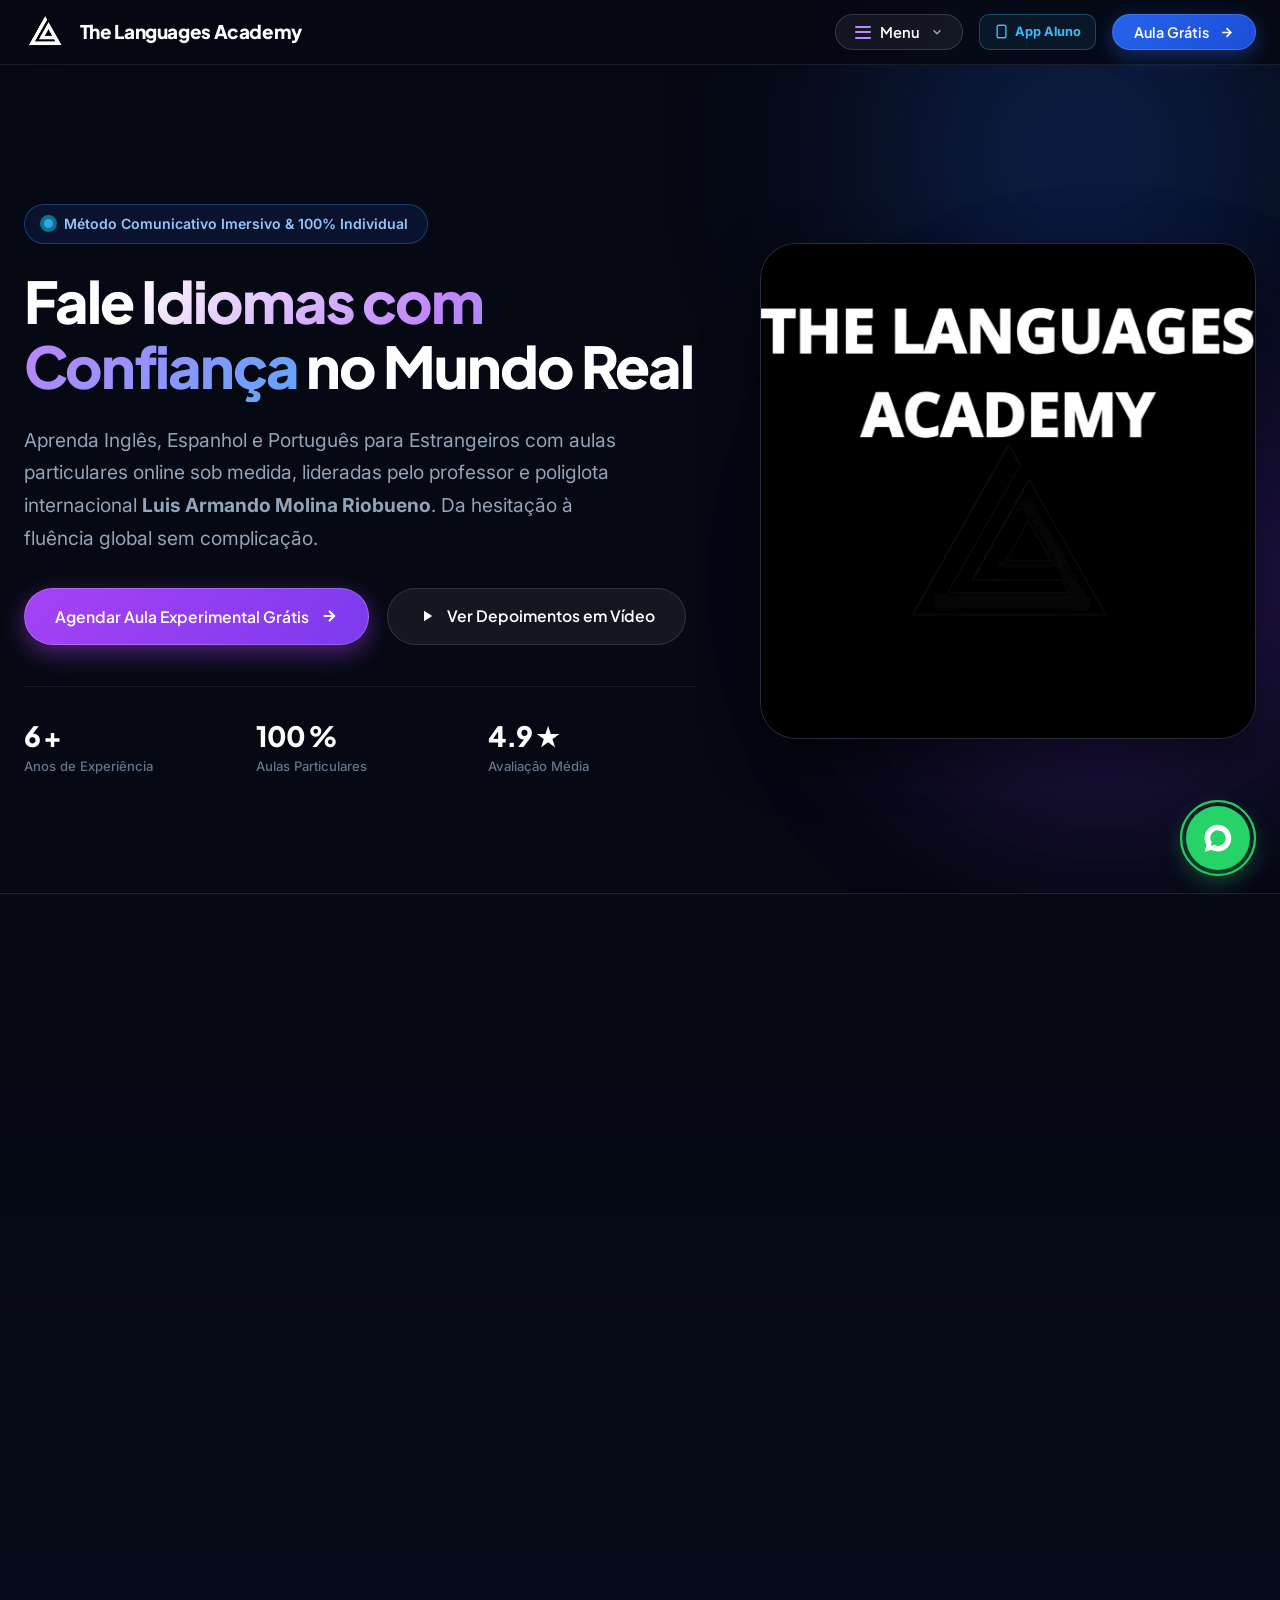
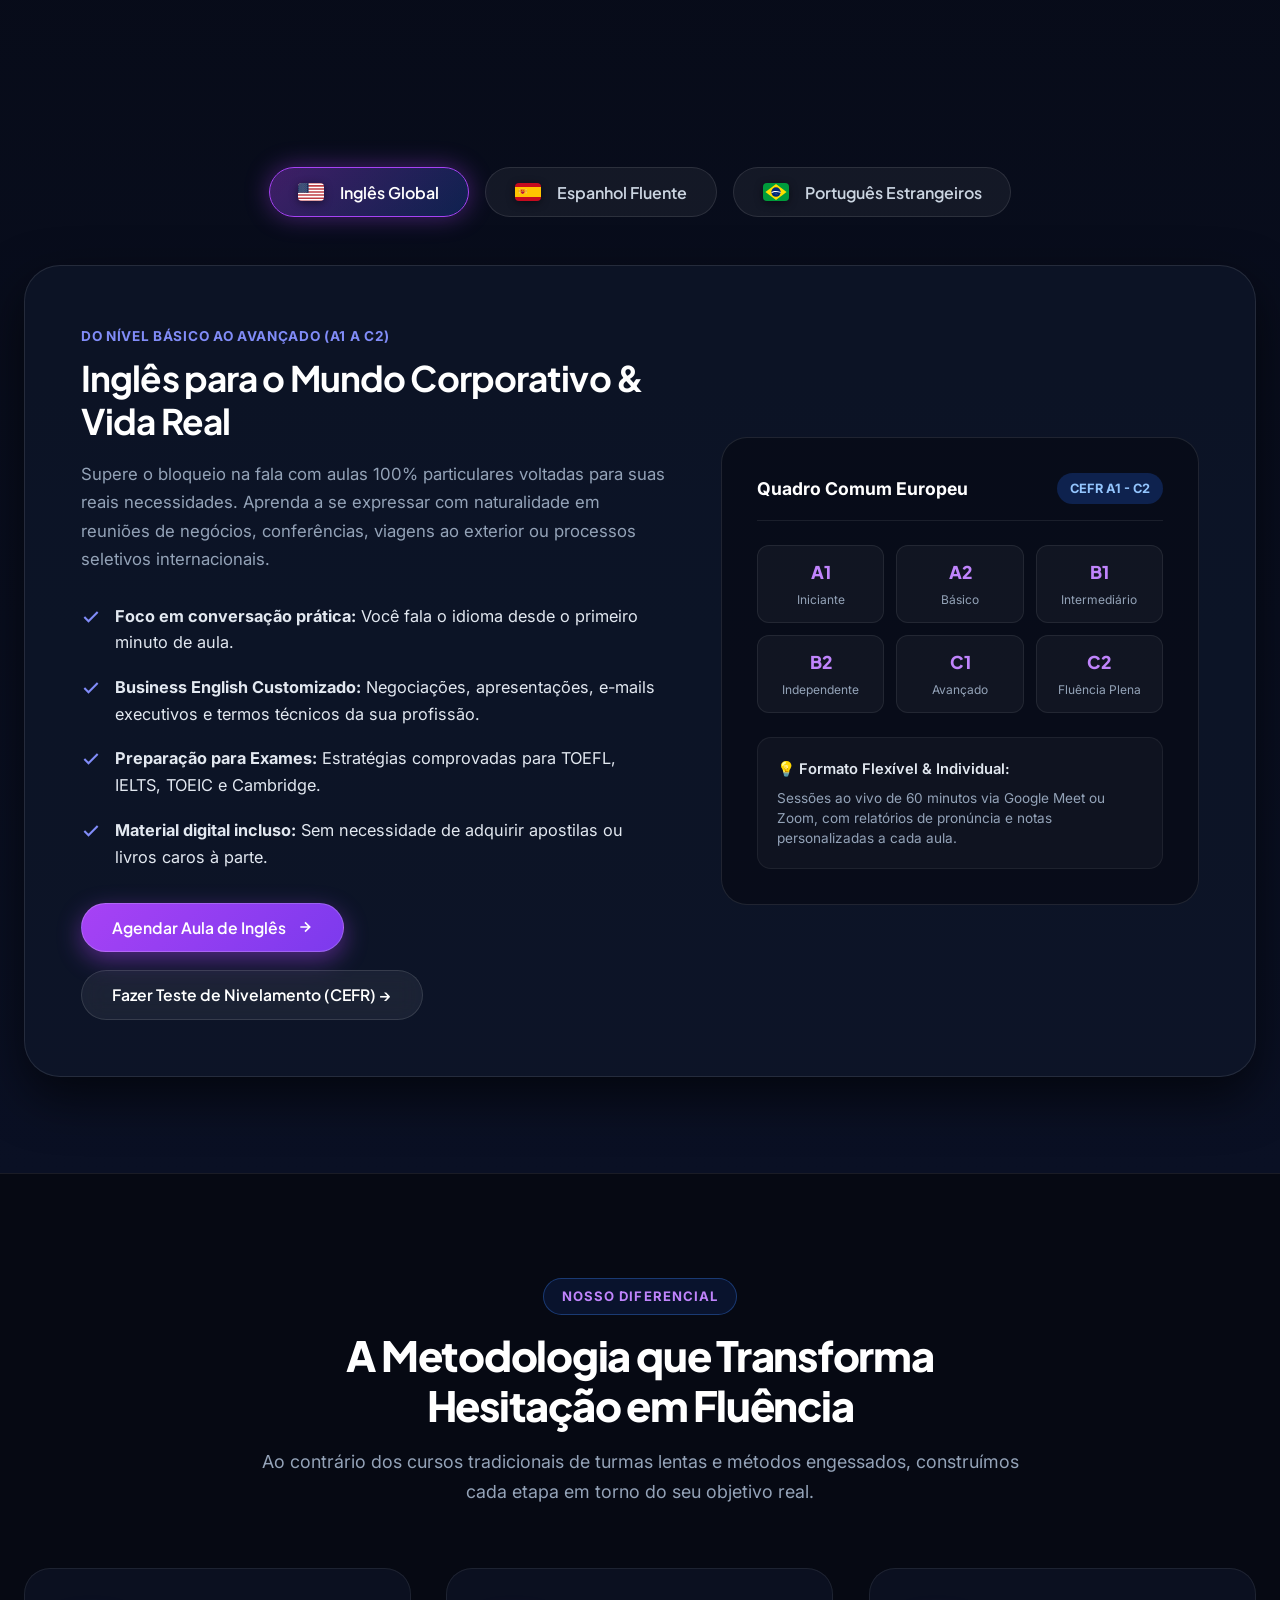
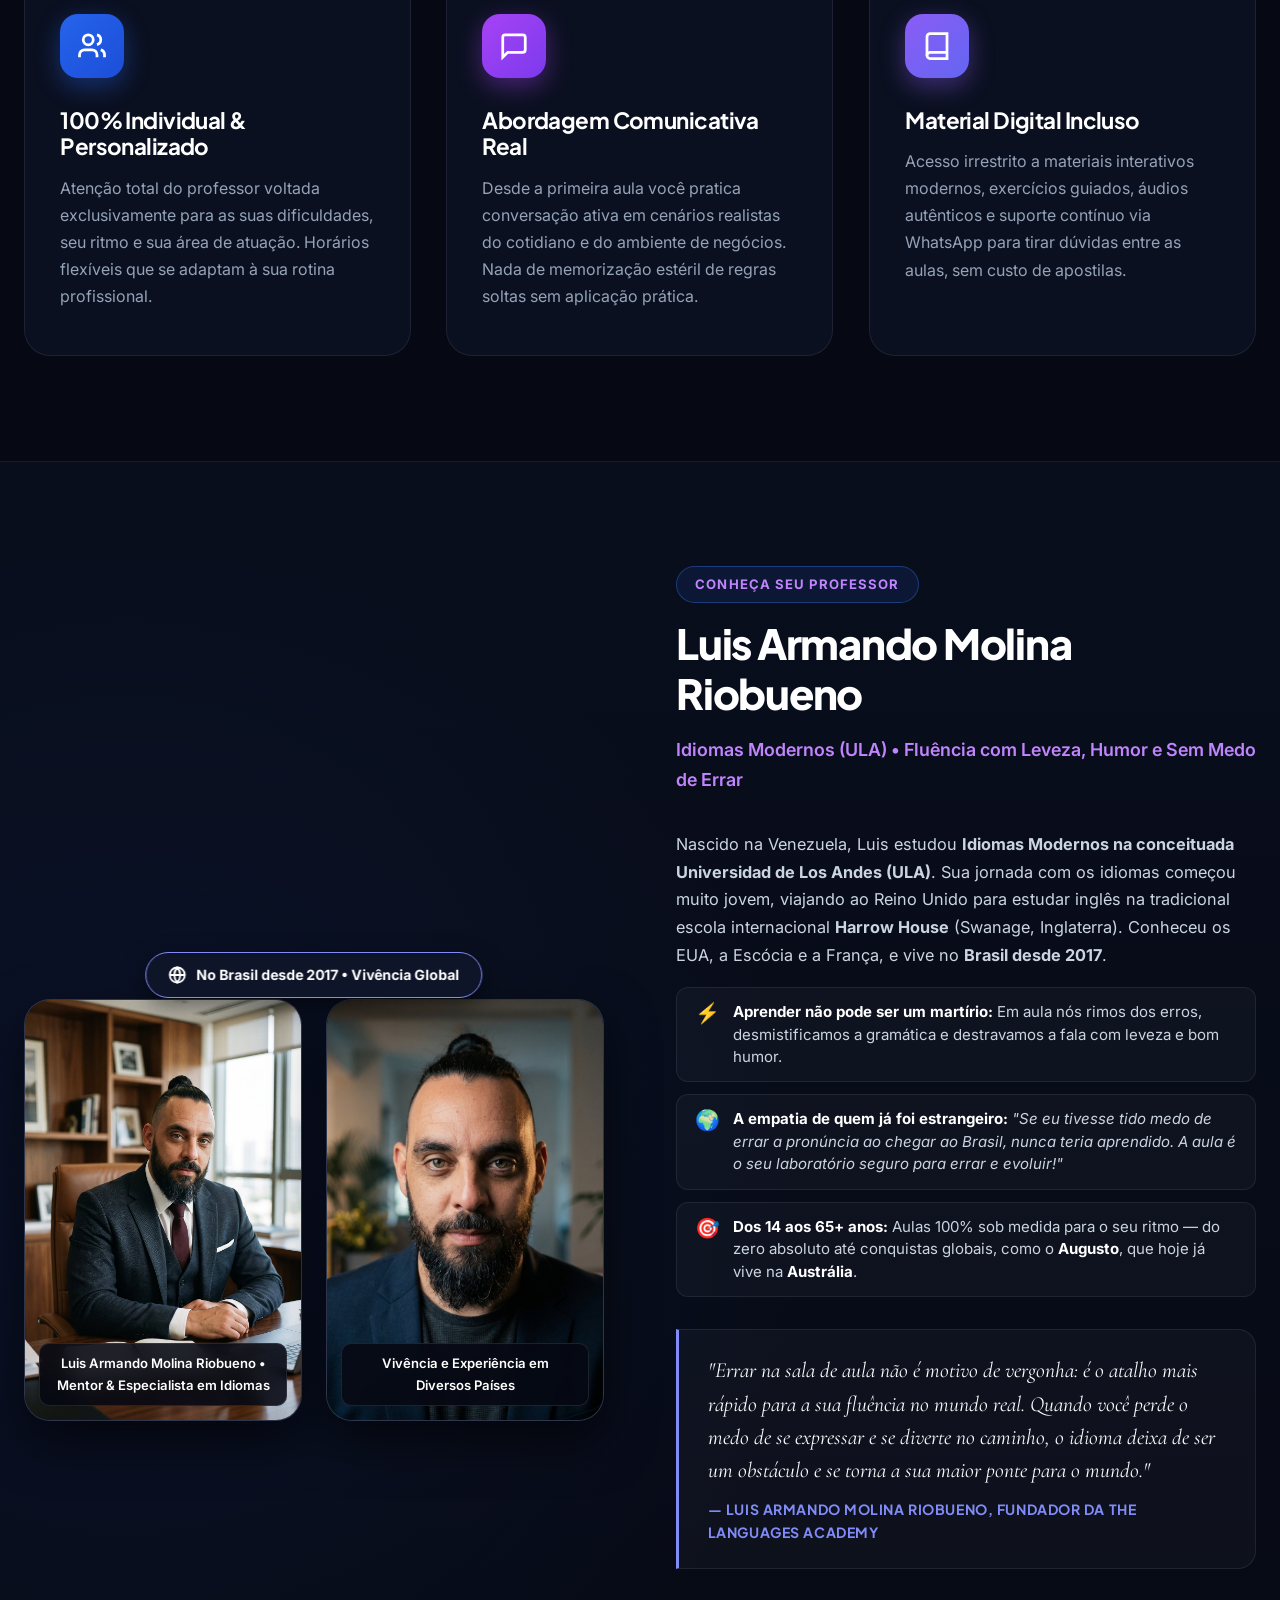
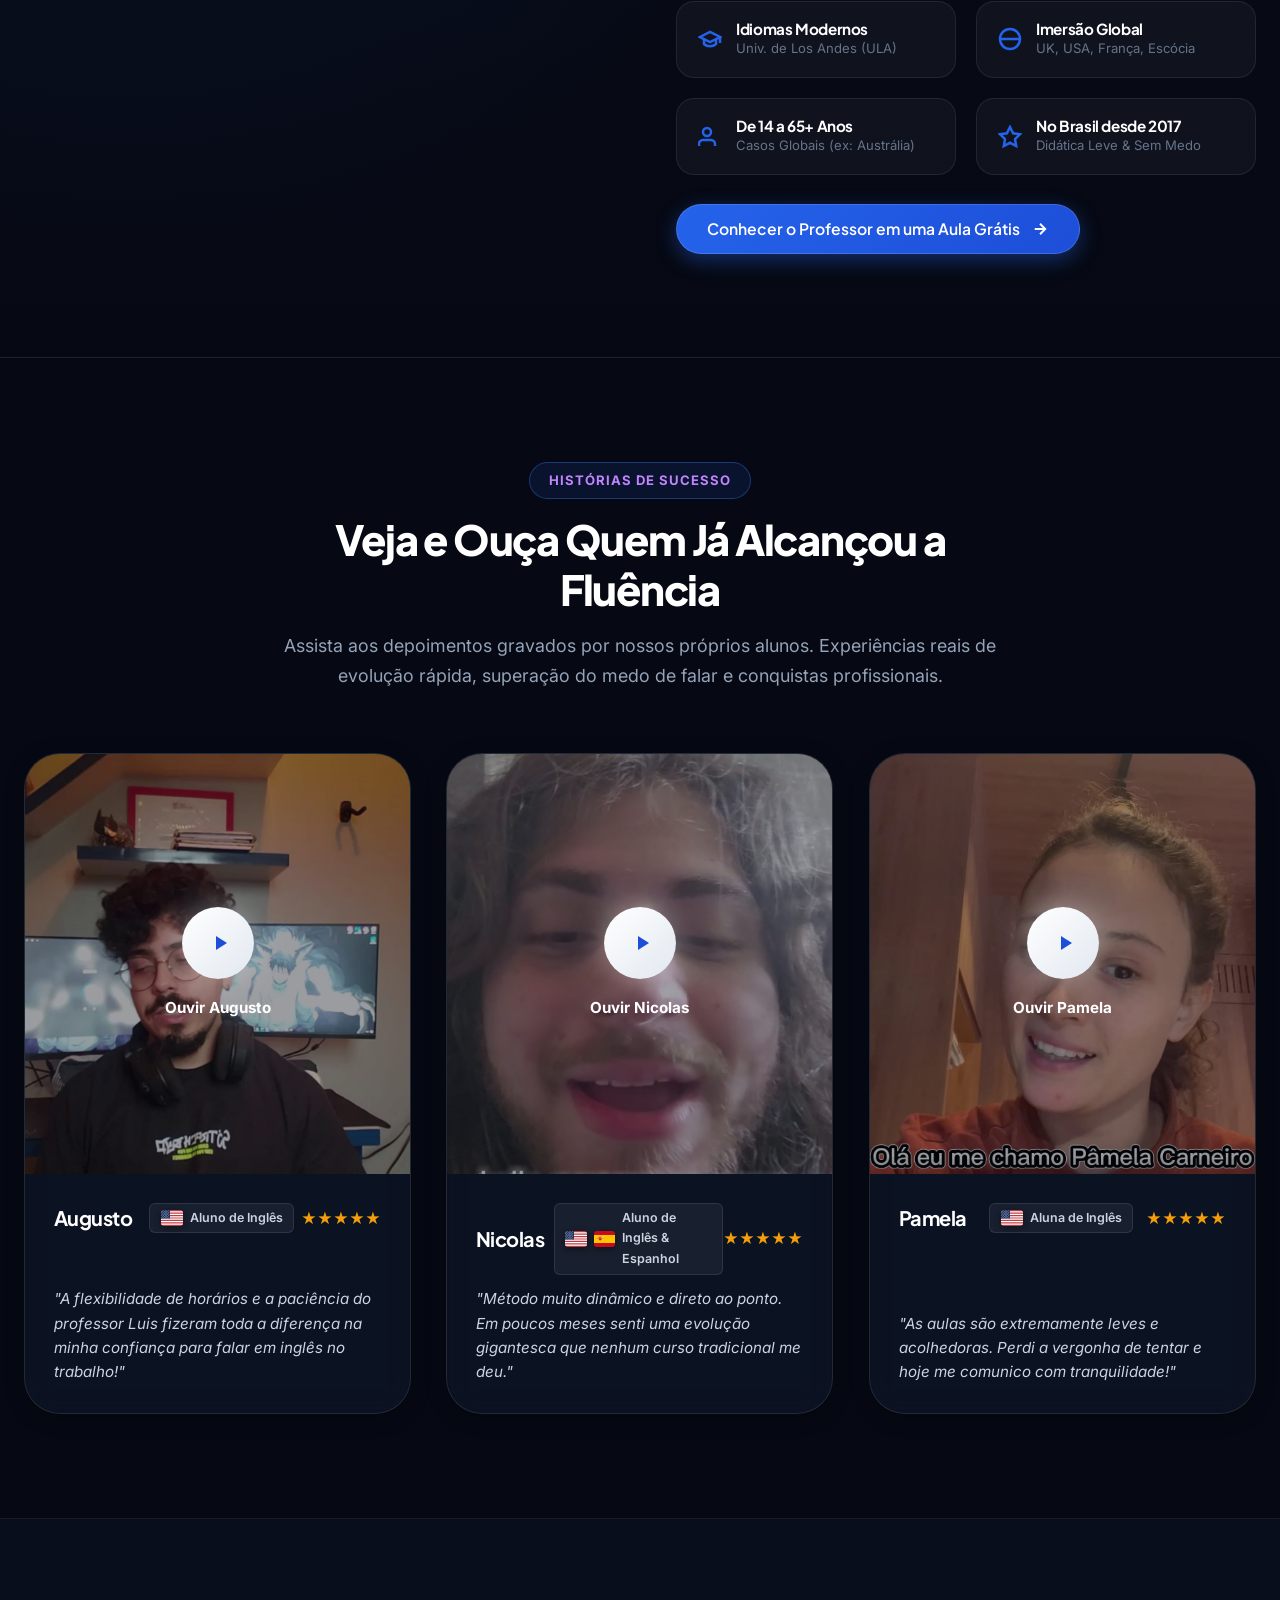
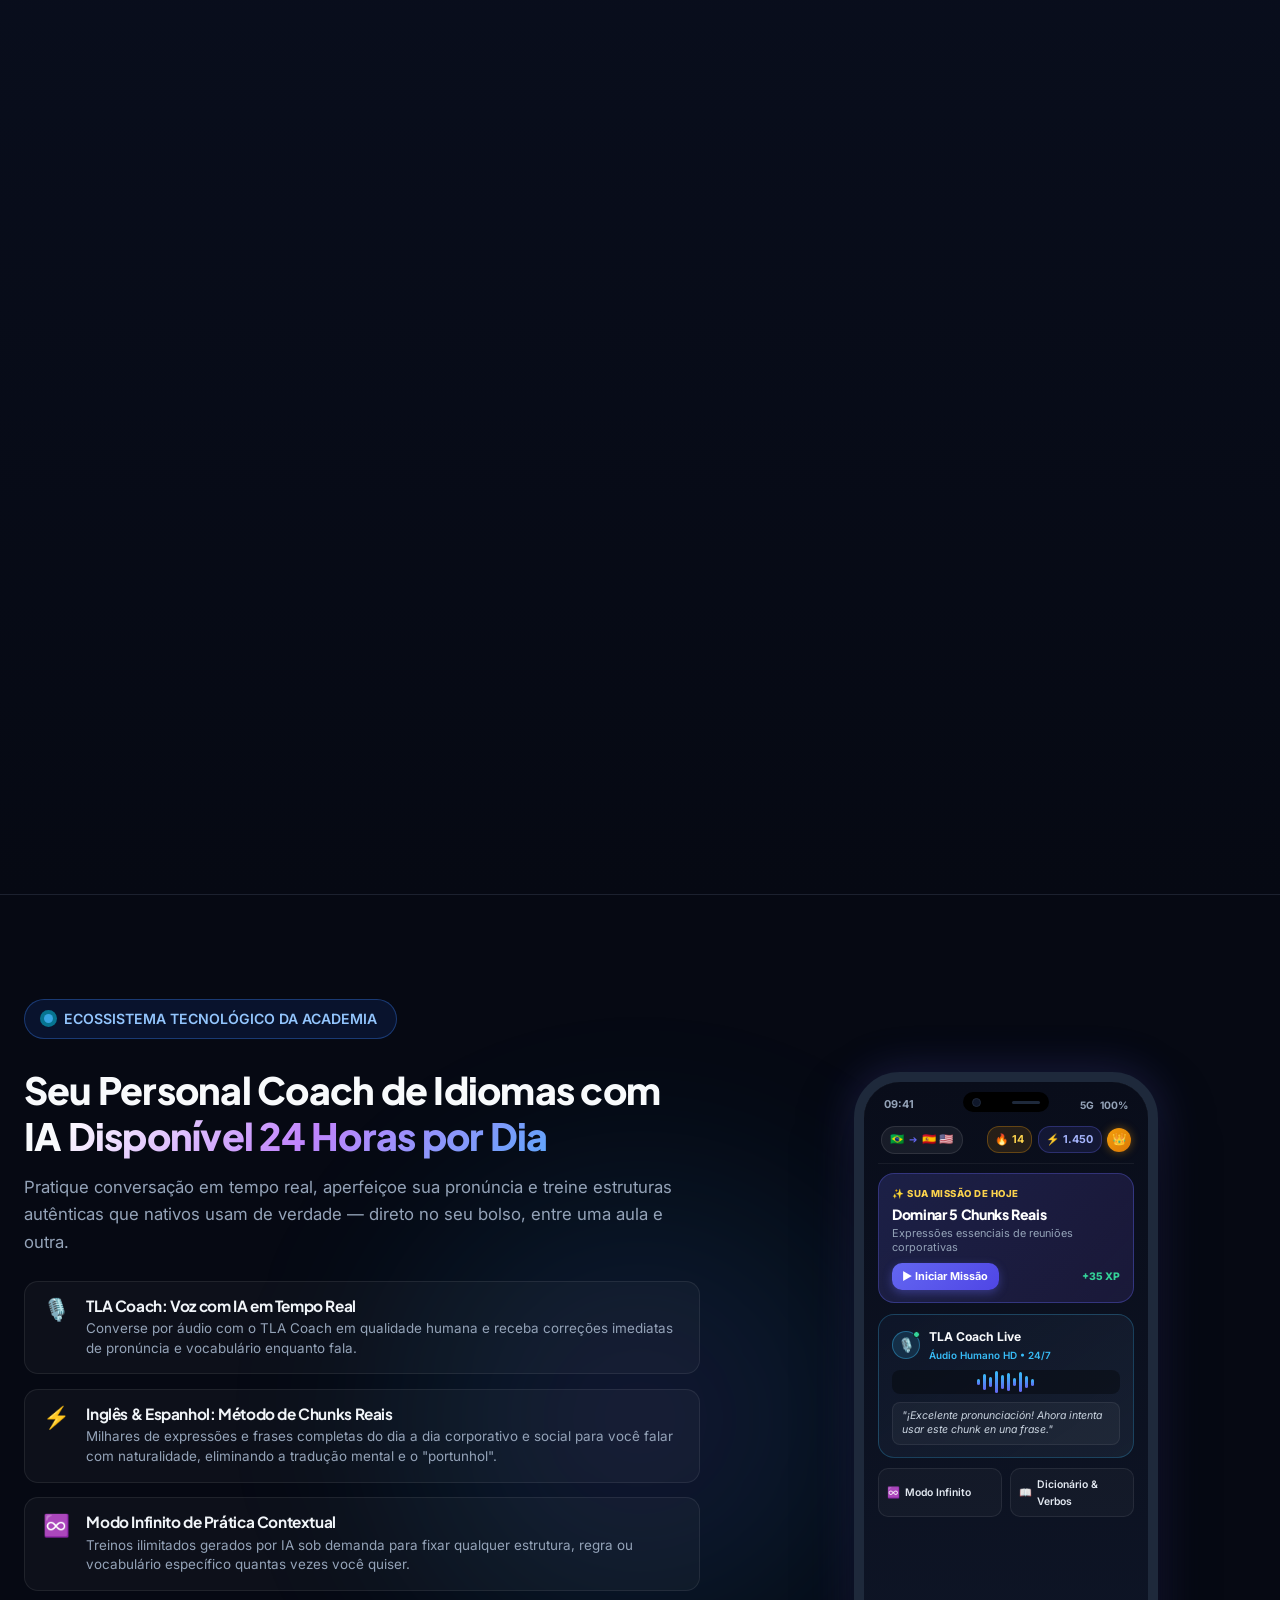
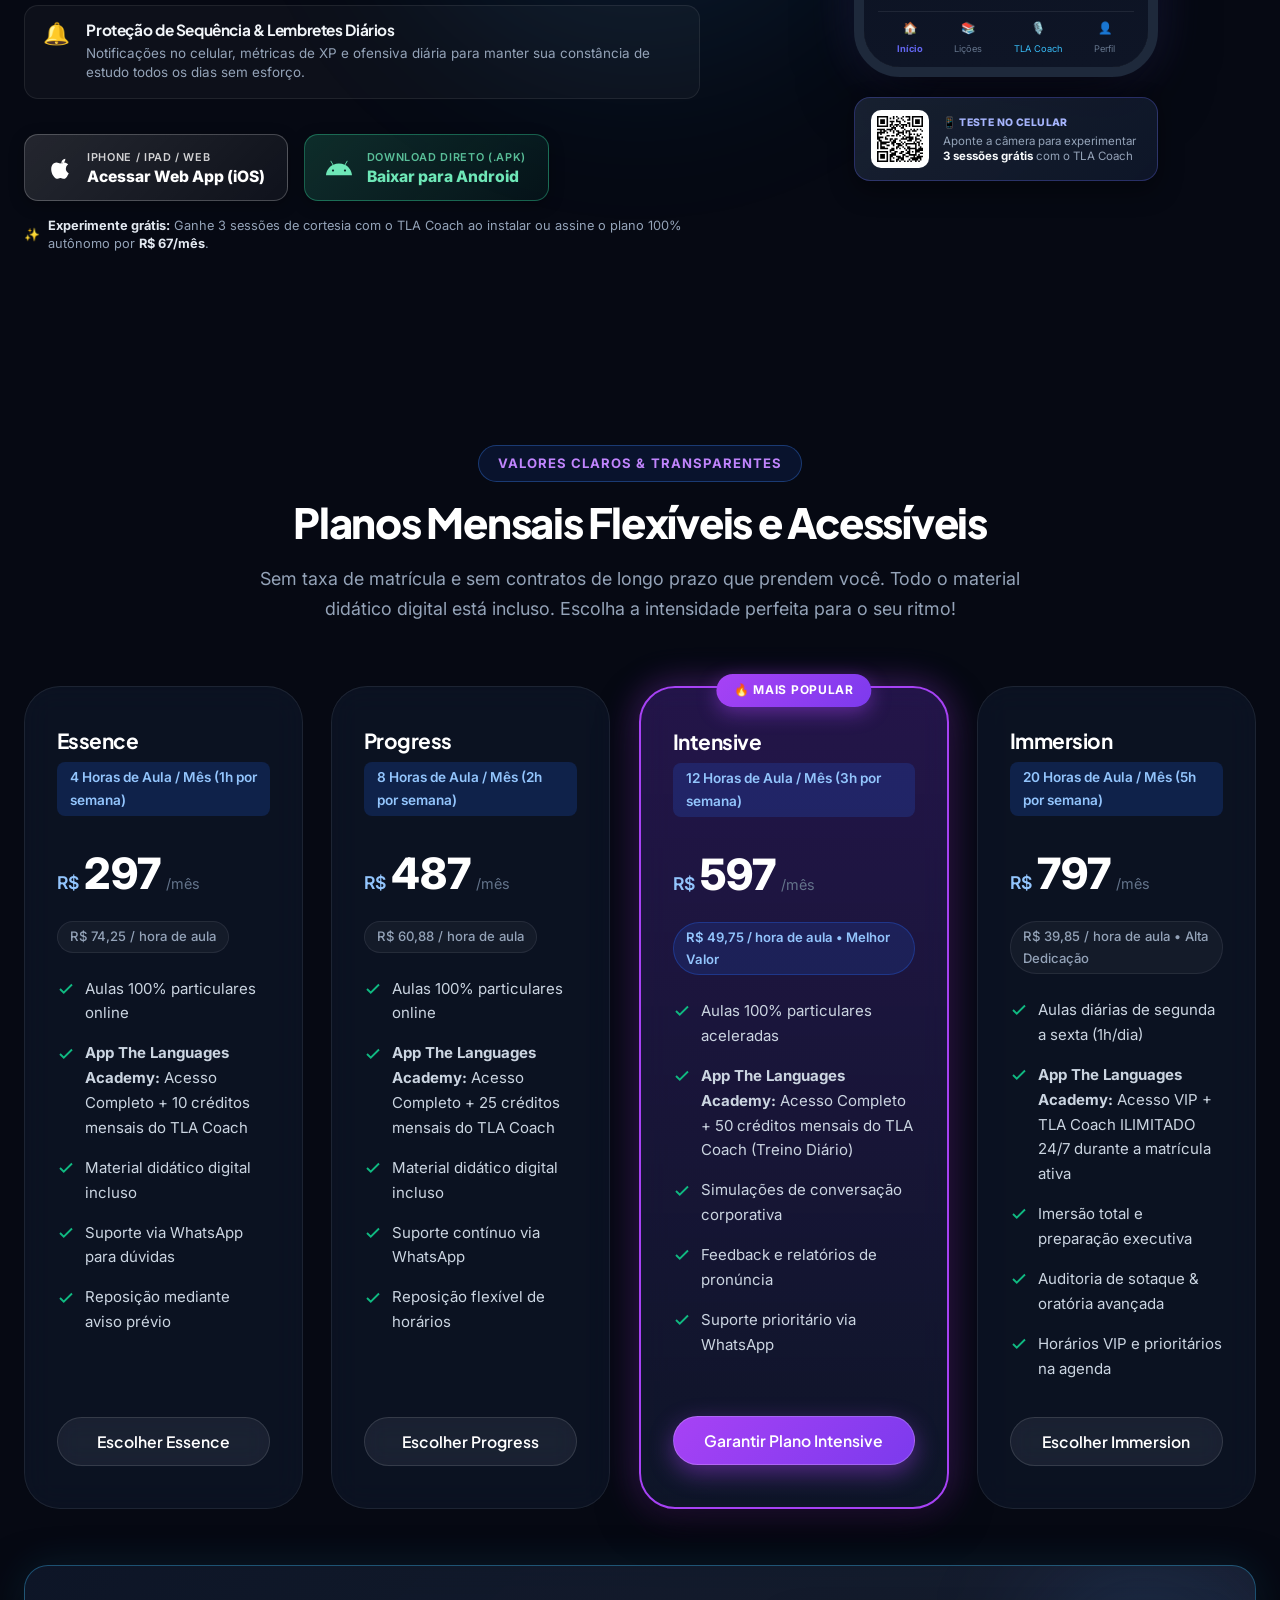
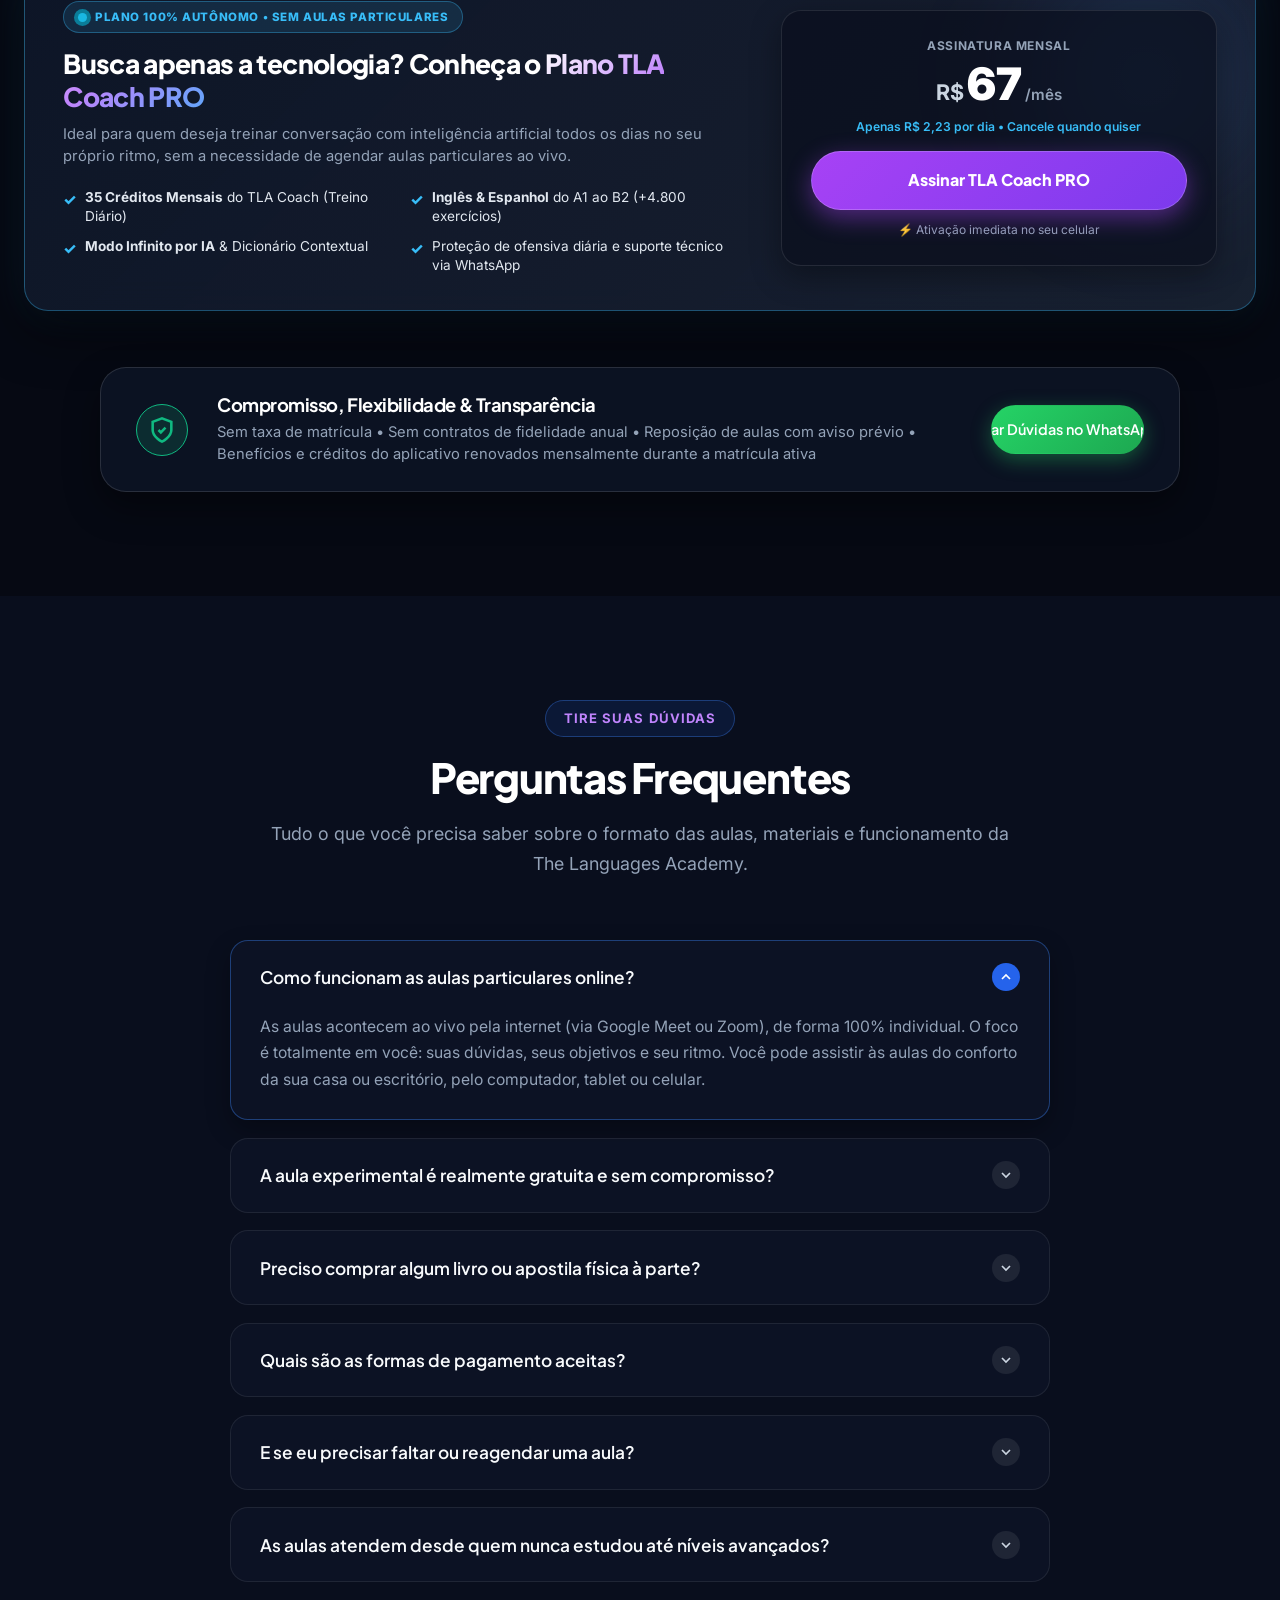
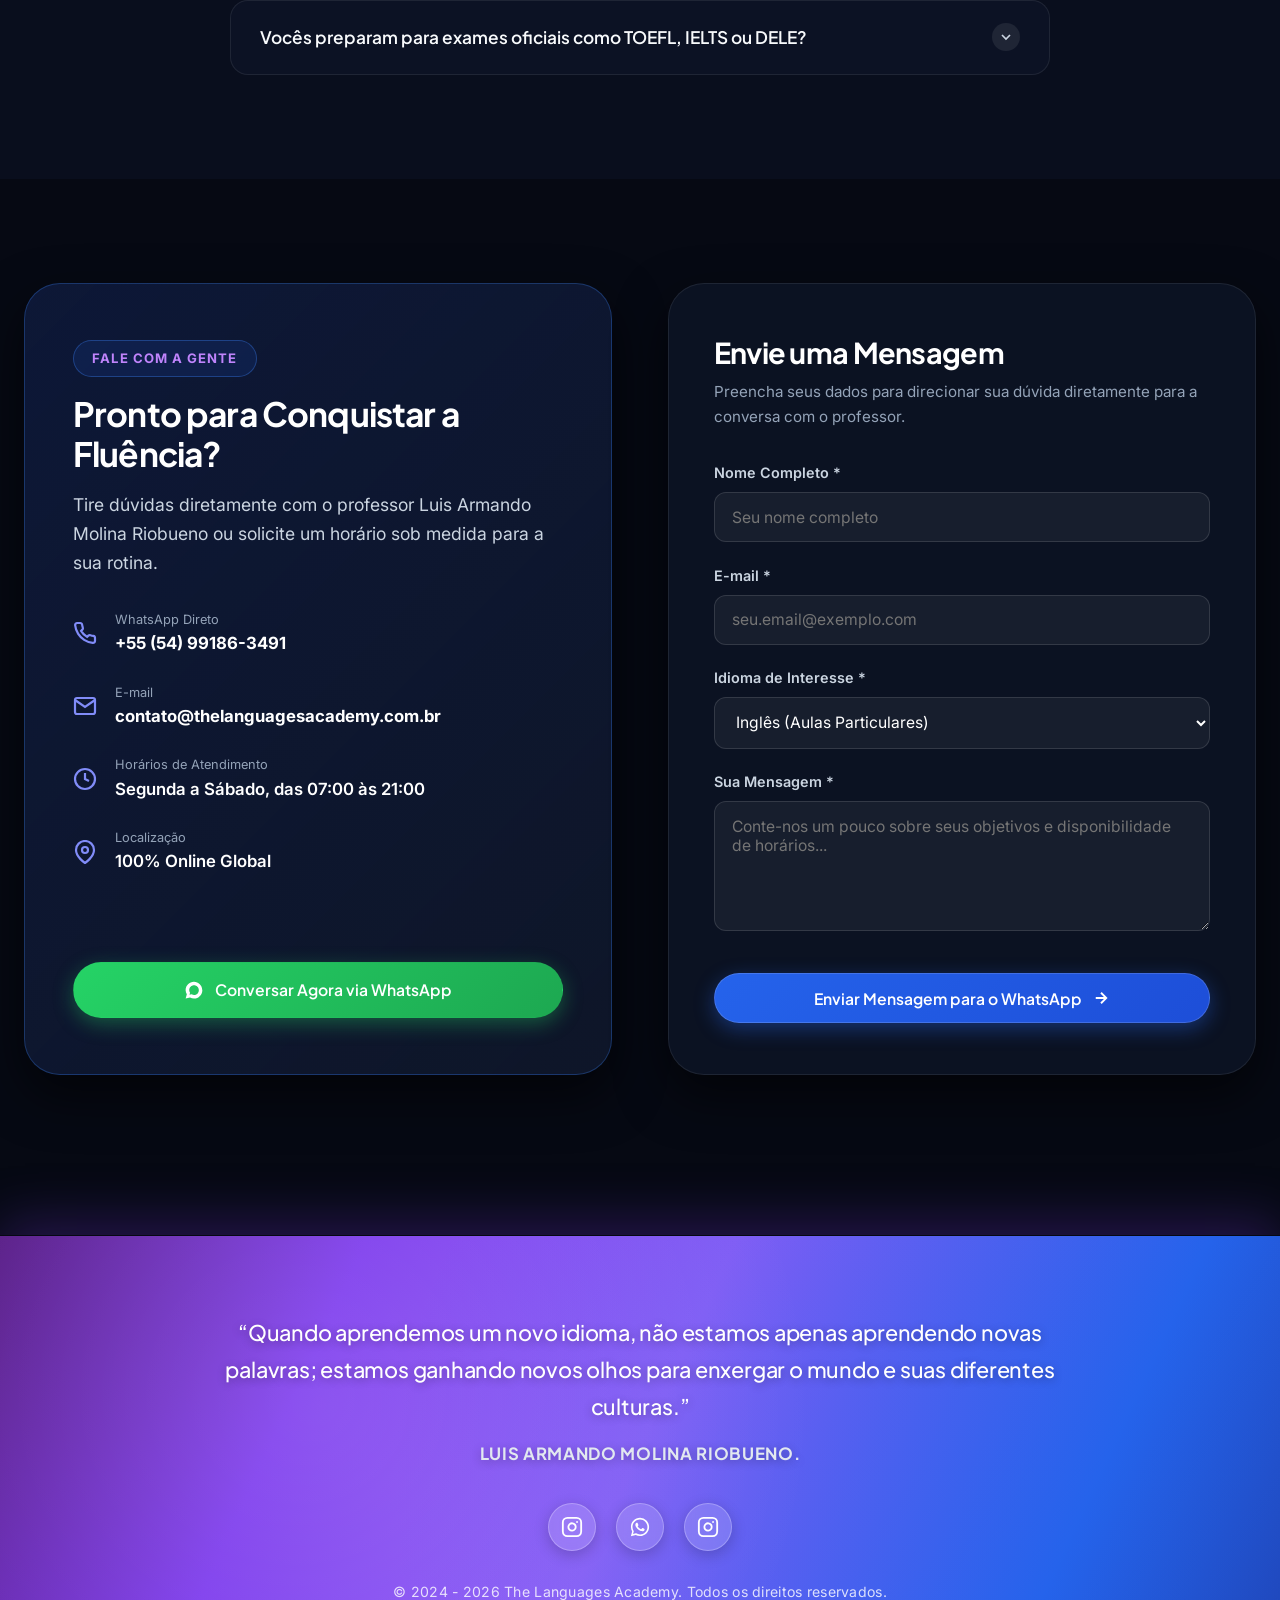
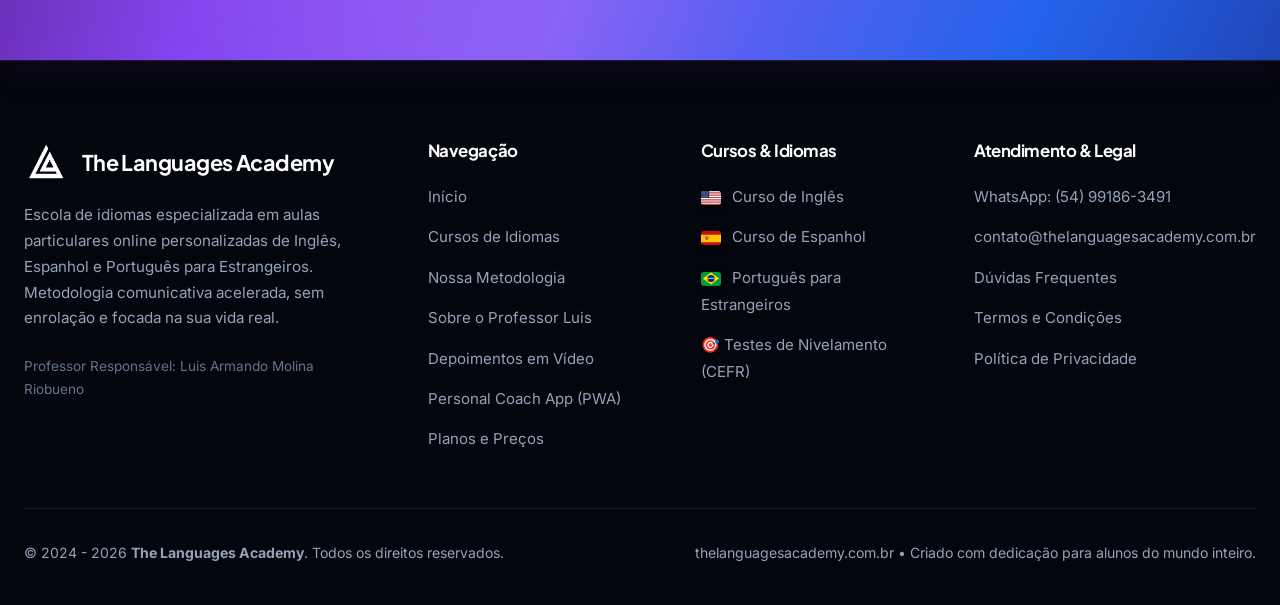
<file: index.html>
<!DOCTYPE html>



<html lang="pt-BR">



<head>



  <meta charset="UTF-8">



  <meta name="viewport" content="width=device-width, initial-scale=1.0">



  <title>The Languages Academy | Domine Inglês, Espanhol e Português com Luis Armando Molina Riobueno</title>



  



  <!-- SEO & Social Meta Tags -->



  <meta name="description" content="Aprenda inglês, espanhol e português para estrangeiros com o professor e poliglota Luis Armando Molina Riobueno na The Languages Academy. Aulas particulares online sob medida, horários flexíveis e foco em conversação real.">



  <meta name="keywords" content="aulas de ingles online, professor de espanhol particular, portugues para estrangeiros brasil, curso de idiomas online, the languages academy, luis molina">



  <meta name="author" content="Luis Armando Molina Riobueno">



  <link rel="canonical" href="https://thelanguagesacademy.com.br/">



  



  <!-- Open Graph / Facebook -->



  <meta property="og:type" content="website">



  <meta property="og:url" content="https://thelanguagesacademy.com.br/">



  <meta property="og:title" content="The Languages Academy | Aulas Particulares de Idiomas com Luis Armando Molina Riobueno">



  <meta property="og:description" content="Aprenda inglês, espanhol e português com metodologia comunicativa acelerada e 100% personalizada. Agende sua aula experimental gratuita!">



  <meta property="og:image" content="assets/images/logo_banner.png">



  



  <!-- Twitter -->



  <meta name="twitter:card" content="summary_large_image">



  <meta name="twitter:title" content="The Languages Academy | Domine Idiomas com Confiança">



  <meta name="twitter:description" content="Aulas particulares de inglês, espanhol e português com o professor Luis Armando Molina Riobueno. Agende sua aula experimental gratuita!">



  <meta name="twitter:image" content="assets/images/logo_banner.png">



  



  <!-- Favicons -->



  <link rel="icon" type="image/x-icon" href="favicon.ico">



  <link rel="apple-touch-icon" href="assets/images/favicon-192.png">



  



  <!-- Google Fonts & Stylesheet -->



  <link rel="stylesheet" href="css/styles.css?v=20261122">

  <!-- Mobile & PWA Theme Integration -->
  <meta name="theme-color" content="#060913">
  <meta name="apple-mobile-web-app-capable" content="yes">
  <meta name="apple-mobile-web-app-status-bar-style" content="black-translucent">

  <!-- Schema.org JSON-LD Structured Data for Google Rich Snippets & Ratings -->
  <script type="application/ld+json">
  {
    "@context": "https://schema.org",
    "@graph": [
      {
        "@type": "EducationalOrganization",
        "@id": "https://thelanguagesacademy.com.br/#organization",
        "name": "The Languages Academy",
        "url": "https://thelanguagesacademy.com.br/",
        "logo": "https://thelanguagesacademy.com.br/assets/images/logo_banner.png",
        "image": "https://thelanguagesacademy.com.br/assets/images/hero_graphic.png",
        "description": "Escola online de idiomas especializada em aulas particulares de Inglês, Espanhol e Português para Estrangeiros com metodologia comunicativa e 100% individual.",
        "telephone": "+5554991863491",
        "founder": {
          "@type": "Person",
          "name": "Luis Armando Molina Riobueno",
          "jobTitle": "Professor e Mentor Poliglota",
          "alumniOf": "Universidad de Los Andes (ULA)",
          "knowsLanguage": ["es", "en", "pt"],
          "sameAs": [
            "https://www.instagram.com/luisdesarmando",
            "https://www.instagram.com/thelanguages_academy"
          ]
        },
        "aggregateRating": {
          "@type": "AggregateRating",
          "ratingValue": "4.9",
          "bestRating": "5",
          "ratingCount": "47",
          "reviewCount": "47"
        },
        "hasOfferCatalog": {
          "@type": "OfferCatalog",
          "name": "Planos de Aulas Particulares de Idiomas",
          "itemListElement": [
            {
              "@type": "Offer",
              "name": "Plano Essence (1h/semana)",
              "price": "297.00",
              "priceCurrency": "BRL",
              "availability": "https://schema.org/InStock",
              "url": "https://thelanguagesacademy.com.br/#planos"
            },
            {
              "@type": "Offer",
              "name": "Plano Momentum (2h/semana)",
              "price": "547.00",
              "priceCurrency": "BRL",
              "availability": "https://schema.org/InStock",
              "url": "https://thelanguagesacademy.com.br/#planos"
            },
            {
              "@type": "Offer",
              "name": "Plano Mastery (3h/semana)",
              "price": "797.00",
              "priceCurrency": "BRL",
              "availability": "https://schema.org/InStock",
              "url": "https://thelanguagesacademy.com.br/#planos"
            }
          ]
        }
      },
      {
        "@type": "FAQPage",
        "@id": "https://thelanguagesacademy.com.br/#faq",
        "mainEntity": [
          {
            "@type": "Question",
            "name": "Como funcionam as aulas particulares online?",
            "acceptedAnswer": {
              "@type": "Answer",
              "text": "As aulas acontecem ao vivo pela internet (via Google Meet ou Zoom), de forma 100% individual. O foco é totalmente em você: suas dúvidas, seus objetivos e seu ritmo. Você pode assistir às aulas do conforto da sua casa ou escritório, pelo computador, tablet ou celular."
            }
          },
          {
            "@type": "Question",
            "name": "A aula experimental é realmente gratuita e sem compromisso?",
            "acceptedAnswer": {
              "@type": "Answer",
              "text": "Sim, totalmente gratuita! É uma oportunidade para você conhecer o professor Luis Armando Molina Riobueno, experimentar na prática a didática da academia, avaliar seu nível e alinhar suas expectativas antes de tomar qualquer decisão financeira."
            }
          },
          {
            "@type": "Question",
            "name": "Preciso comprar algum livro ou apostila física à parte?",
            "acceptedAnswer": {
              "@type": "Answer",
              "text": "Não! Todo o material didático digital já está incluso no valor do seu plano. Disponibilizamos textos autênticos, exercícios interativos, arquivos de áudio, apresentações e anotações compartilhadas sem nenhum custo adicional."
            }
          },
          {
            "@type": "Question",
            "name": "Quais são as formas de pagamento aceitas?",
            "acceptedAnswer": {
              "@type": "Answer",
              "text": "Aceitamos pagamentos práticos via Pix, transferência bancária e cartões de crédito internacionais, com suporte seguro para alunos no Brasil e no exterior (Austrália, EUA, Europa). Sem taxas ocultas nem contratos de fidelidade anual."
            }
          },
          {
            "@type": "Question",
            "name": "E se eu precisar faltar ou reagendar uma aula?",
            "acceptedAnswer": {
              "@type": "Answer",
              "text": "Entendemos que imprevistos acontecem! Basta nos avisar com pelo menos 12 horas de antecedência pelo WhatsApp, e a aula será reagendada de acordo com a disponibilidade mútua da agenda, sem você perder o investimento."
            }
          },
          {
            "@type": "Question",
            "name": "As aulas atendem desde quem nunca estudou até níveis avançados?",
            "acceptedAnswer": {
              "@type": "Answer",
              "text": "Com certeza! Atendemos desde o iniciante absoluto (que nunca pronunciou uma palavra no idioma) até executivos e acadêmicos avançados que buscam refinamento de pronúncia, oratória em conferências ou preparação para testes de proficiência internacional."
            }
          },
          {
            "@type": "Question",
            "name": "Vocês preparam para exames oficiais como TOEFL, IELTS ou DELE?",
            "acceptedAnswer": {
              "@type": "Answer",
              "text": "Sim! Desenvolvemos simulações cronometradas com questões reais dos exames oficiais (TOEFL, IELTS, Cambridge, DELE, SIELE e CELPE-Bras), trabalhando estratégias comprovadas para você obter a pontuação necessária para imigração ou pós-graduação no exterior."
            }
          }
        ]
      }
    ]
  }
  </script>





  <!-- Inlined App & Mockup Styles to bypass Cloudflare CDN Cache delays -->
  <style id="tla-app-styles">
.pricing-card-v2 { display: flex; flex-direction: column; height: 100%; }
.select-plan-btn { margin-top: auto !important; }

/* ==========================================================================
   APP SHOWCASE 2.0 (PWA + ANDROID APK + QR CODE DESKTOP)
   ========================================================================== */
.app-showcase-section {
  position: relative;
  padding: 6.5rem 0 5.5rem;
  z-index: 2;
  overflow: hidden;
}

.app-showcase-glow {
  position: absolute;
  top: 50%;
  left: 50%;
  transform: translate(-50%, -50%);
  width: 650px;
  height: 650px;
  background: radial-gradient(circle, rgba(99, 102, 241, 0.16) 0%, rgba(14, 165, 233, 0.08) 45%, transparent 70%);
  filter: blur(70px);
  pointer-events: none;
  z-index: 0;
}

.app-showcase-grid {
  display: grid;
  grid-template-columns: 1.15fr 0.85fr;
  gap: 3.5rem;
  align-items: center;
  position: relative;
  z-index: 1;
}

.app-showcase-content {
  display: flex;
  flex-direction: column;
}

.app-showcase-title {
  font-size: 2.35rem;
  font-weight: 800;
  line-height: 1.2;
  color: #F8FAFC;
  margin: 1rem 0 1rem;
  letter-spacing: -0.02em;
}

.app-showcase-desc {
  font-size: 1.05rem;
  color: #94A3B8;
  line-height: 1.65;
  margin-bottom: 1.5rem;
}

.app-benefits-list {
  display: flex;
  flex-direction: column;
  gap: 0.9rem;
  margin-bottom: 2.2rem;
}

.app-benefit-item {
  display: flex;
  align-items: flex-start;
  gap: 1rem;
  padding: 0.95rem 1.15rem;
  background: rgba(255, 255, 255, 0.03);
  border: 1px solid rgba(255, 255, 255, 0.08);
  border-radius: 14px;
  transition: all 0.3s ease;
}

.app-benefit-item:hover {
  background: rgba(255, 255, 255, 0.05);
  border-color: rgba(99, 102, 241, 0.3);
  transform: translateX(4px);
}

.app-benefit-icon {
  font-size: 1.35rem;
  line-height: 1;
  flex-shrink: 0;
  margin-top: 2px;
}

.app-benefit-text h4 {
  font-size: 0.96rem;
  font-weight: 700;
  color: #F1F5F9;
  margin: 0 0 0.25rem 0;
}

.app-benefit-text p {
  font-size: 0.84rem;
  color: #94A3B8;
  margin: 0;
  line-height: 1.45;
}

.app-buttons-group {
  display: flex;
  flex-wrap: wrap;
  gap: 1rem;
  align-items: center;
}

.btn-app-action {
  display: inline-flex;
  align-items: center;
  gap: 0.9rem;
  padding: 0.85rem 1.35rem;
  border-radius: 14px;
  text-decoration: none;
  transition: all 0.3s cubic-bezier(0.16, 1, 0.3, 1);
  box-shadow: 0 4px 15px rgba(0, 0, 0, 0.3);
}

.btn-app-action:hover {
  transform: translateY(-3px);
  box-shadow: 0 8px 25px rgba(0, 0, 0, 0.45);
}

.btn-app-apple {
  background: linear-gradient(135deg, rgba(255, 255, 255, 0.12) 0%, rgba(255, 255, 255, 0.04) 100%);
  border: 1px solid rgba(255, 255, 255, 0.22);
  color: #FFFFFF;
}

.btn-app-apple:hover {
  background: linear-gradient(135deg, rgba(255, 255, 255, 0.18) 0%, rgba(255, 255, 255, 0.08) 100%);
  border-color: rgba(255, 255, 255, 0.4);
  color: #FFFFFF;
}

.btn-app-android {
  background: linear-gradient(135deg, rgba(52, 211, 153, 0.18) 0%, rgba(16, 185, 129, 0.06) 100%);
  border: 1px solid rgba(52, 211, 153, 0.4);
  color: #6EE7B7;
}

.btn-app-android:hover {
  background: linear-gradient(135deg, rgba(52, 211, 153, 0.28) 0%, rgba(16, 185, 129, 0.12) 100%);
  border-color: rgba(52, 211, 153, 0.65);
  color: #A7F3D0;
}

.app-btn-icon-svg {
  flex-shrink: 0;
  width: 26px;
  height: 26px;
}

.app-btn-meta {
  display: flex;
  flex-direction: column;
  text-align: left;
}

.app-btn-sub {
  font-size: 0.68rem;
  text-transform: uppercase;
  letter-spacing: 0.06em;
  opacity: 0.8;
  font-weight: 600;
}

.app-btn-main {
  font-size: 0.98rem;
  font-weight: 800;
  line-height: 1.25;
}

/* Card Direito com QR Code */
.app-qr-card {
  background: linear-gradient(160deg, rgba(30, 41, 59, 0.72) 0%, rgba(15, 23, 42, 0.88) 100%);
  border: 1px solid rgba(99, 102, 241, 0.28);
  border-radius: 26px;
  padding: 2.2rem 2rem;
  text-align: center;
  box-shadow: 0 20px 50px rgba(0, 0, 0, 0.55), 0 0 35px rgba(99, 102, 241, 0.18);
  backdrop-filter: blur(20px);
  position: relative;
}

.app-qr-badge {
  display: inline-flex;
  align-items: center;
  gap: 0.45rem;
  padding: 0.35rem 0.85rem;
  background: rgba(99, 102, 241, 0.15);
  border: 1px solid rgba(99, 102, 241, 0.35);
  border-radius: 50px;
  font-size: 0.75rem;
  font-weight: 700;
  color: #A5B4FC;
  text-transform: uppercase;
  letter-spacing: 0.05em;
  margin-bottom: 1rem;
}

.app-qr-title {
  font-size: 1.15rem;
  font-weight: 700;
  color: #F8FAFC;
  margin: 0 0 0.4rem;
}

.app-qr-desc {
  font-size: 0.82rem;
  color: #94A3B8;
  margin: 0 0 1.2rem;
  line-height: 1.4;
}

.app-qr-box {
  background: #FFFFFF;
  border-radius: 18px;
  padding: 1rem;
  width: 190px;
  height: 190px;
  margin: 0 auto 1.2rem;
  display: flex;
  align-items: center;
  justify-content: center;
  box-shadow: 0 12px 30px rgba(0, 0, 0, 0.4), 0 0 20px rgba(255, 255, 255, 0.12);
  transition: transform 0.3s ease;
}

.app-qr-box:hover {
  transform: scale(1.03);
}

.app-qr-img {
  width: 100%;
  height: 100%;
  object-fit: contain;
  display: block;
}

.app-qr-steps {
  display: flex;
  flex-direction: column;
  gap: 0.45rem;
  text-align: left;
  background: rgba(10, 15, 29, 0.6);
  border: 1px solid rgba(255, 255, 255, 0.06);
  border-radius: 12px;
  padding: 0.75rem 0.95rem;
}

.app-step-item {
  display: flex;
  align-items: center;
  gap: 0.6rem;
  font-size: 0.76rem;
  color: #CBD5E1;
}

.app-step-dot {
  width: 6px;
  height: 6px;
  border-radius: 50%;
  background: #38BDF8;
  flex-shrink: 0;
}

/* Navbar App Link */
.nav-app-btn {
  display: inline-flex;
  align-items: center;
  gap: 0.4rem;
  padding: 0.42rem 0.85rem !important;
  font-size: 0.8rem !important;
  font-weight: 700 !important;
  color: #38BDF8 !important;
  border: 1px solid rgba(56, 189, 248, 0.3) !important;
  background: rgba(56, 189, 248, 0.08) !important;
  border-radius: 10px !important;
  text-decoration: none;
  transition: all 0.25s ease;
}

.nav-app-btn:hover {
  background: rgba(56, 189, 248, 0.18) !important;
  border-color: rgba(56, 189, 248, 0.5) !important;
  color: #7DD3FC !important;
  transform: translateY(-1px);
}

@media (max-width: 900px) {
  .app-showcase-grid {
    grid-template-columns: 1fr;
    gap: 2.5rem;
  }
  
  .app-showcase-title {
    font-size: 1.85rem;
  }
  
  .app-qr-card {
    max-width: 440px;
    margin: 0 auto;
    width: 100%;
  }
}

@media (max-width: 480px) {
  .app-showcase-title {
    font-size: 1.5rem;
  }
  
  .btn-app-action {
    width: 100%;
    justify-content: center;
  }
  
  .app-qr-box {
    width: 160px;
    height: 160px;
    padding: 0.85rem;
  }
}


/* ==========================================================================
   SMARTPHONE MOCKUP PRO (DARK THEME & LIVE COACH PREVIEW)
   ========================================================================== */
.phone-mockup-wrapper {
  position: relative;
  display: flex;
  flex-direction: column;
  align-items: center;
  justify-content: center;
}

.phone-device-frame {
  width: 304px;
  height: 605px;
  background: #0B0F19;
  border: 10px solid #1E293B;
  border-radius: 46px;
  box-shadow: 0 25px 65px -12px rgba(0, 0, 0, 0.85), 0 0 45px rgba(99, 102, 241, 0.25), inset 0 0 0 1px rgba(255, 255, 255, 0.12);
  position: relative;
  overflow: hidden;
  transition: transform 0.4s cubic-bezier(0.16, 1, 0.3, 1), box-shadow 0.4s ease;
  user-select: none;
  margin: 0 auto;
}

.phone-device-frame:hover {
  transform: translateY(-6px) scale(1.01);
  box-shadow: 0 35px 80px -15px rgba(0, 0, 0, 0.95), 0 0 60px rgba(99, 102, 241, 0.4);
}

.phone-island {
  position: absolute;
  top: 10px;
  left: 50%;
  transform: translateX(-50%);
  width: 86px;
  height: 20px;
  background: #000000;
  border-radius: 12px;
  z-index: 20;
  display: flex;
  align-items: center;
  justify-content: space-between;
  padding: 0 9px;
  box-sizing: border-box;
}

.phone-camera-lens {
  width: 9px;
  height: 9px;
  border-radius: 50%;
  background: #0F172A;
  border: 1.5px solid #1E293B;
}

.phone-speaker-pill {
  width: 28px;
  height: 3px;
  border-radius: 3px;
  background: #1E293B;
}

.phone-screen {
  width: 100%;
  height: 100%;
  display: flex;
  flex-direction: column;
  background: linear-gradient(180deg, #090D1A 0%, #0E1526 100%);
  padding: 0.6rem 0.85rem 0.5rem;
  box-sizing: border-box;
}

.phone-status-bar {
  display: flex;
  justify-content: space-between;
  align-items: center;
  padding: 0.3rem 0.4rem 0.2rem;
  font-size: 0.68rem;
  color: #94A3B8;
  font-weight: 700;
}

.phone-status-icons {
  display: flex;
  gap: 0.4rem;
  align-items: center;
  font-size: 0.64rem;
}

.phone-app-header {
  display: flex;
  justify-content: space-between;
  align-items: center;
  padding: 0.5rem 0.2rem 0.6rem;
  border-bottom: 1px solid rgba(255, 255, 255, 0.06);
}

.phone-lang-selector {
  display: inline-flex;
  align-items: center;
  gap: 0.3rem;
  background: rgba(255, 255, 255, 0.06);
  border: 1px solid rgba(255, 255, 255, 0.1);
  border-radius: 14px;
  padding: 0.22rem 0.55rem;
  font-size: 0.72rem;
}

.phone-arrow {
  color: #6366F1;
  font-size: 0.65rem;
}

.phone-stats-chips {
  display: flex;
  align-items: center;
  gap: 0.35rem;
}

.phone-stat-chip {
  display: inline-flex;
  align-items: center;
  gap: 0.2rem;
  padding: 0.2rem 0.45rem;
  border-radius: 12px;
  font-size: 0.68rem;
  font-weight: 700;
}

.chip-streak {
  background: rgba(245, 158, 11, 0.12);
  border: 1px solid rgba(245, 158, 11, 0.3);
  color: #FCD34D;
}

.chip-xp {
  background: rgba(99, 102, 241, 0.12);
  border: 1px solid rgba(99, 102, 241, 0.3);
  color: #A5B4FC;
}

.phone-avatar-crown {
  width: 24px;
  height: 24px;
  border-radius: 50%;
  background: linear-gradient(135deg, #F59E0B 0%, #D97706 100%);
  display: flex;
  align-items: center;
  justify-content: center;
  font-size: 0.72rem;
  box-shadow: 0 0 10px rgba(245, 158, 11, 0.4);
}

.phone-screen-body {
  flex: 1;
  display: flex;
  flex-direction: column;
  gap: 0.65rem;
  padding-top: 0.55rem;
  overflow: hidden;
}

.phone-hero-card {
  background: linear-gradient(135deg, rgba(99, 102, 241, 0.2) 0%, rgba(139, 92, 246, 0.12) 100%);
  border: 1px solid rgba(99, 102, 241, 0.35);
  border-radius: 16px;
  padding: 0.75rem 0.85rem;
  position: relative;
}

.phone-card-badge {
  font-size: 0.6rem;
  font-weight: 800;
  letter-spacing: 0.05em;
  color: #FCD34D;
  margin-bottom: 0.25rem;
}

.phone-card-title {
  font-size: 0.88rem;
  font-weight: 800;
  color: #FFFFFF;
  margin: 0 0 0.15rem;
  line-height: 1.25;
}

.phone-card-subtitle {
  font-size: 0.68rem;
  color: #94A3B8;
  margin: 0 0 0.55rem;
  line-height: 1.3;
}

.phone-hero-cta {
  display: flex;
  justify-content: space-between;
  align-items: center;
}

.phone-play-btn {
  background: linear-gradient(135deg, #6366F1 0%, #4F46E5 100%);
  color: #FFFFFF;
  font-size: 0.68rem;
  font-weight: 700;
  padding: 0.3rem 0.65rem;
  border-radius: 10px;
  box-shadow: 0 3px 10px rgba(99, 102, 241, 0.4);
}

.phone-reward-tag {
  font-size: 0.65rem;
  font-weight: 800;
  color: #34D399;
}

.phone-coach-card {
  background: linear-gradient(145deg, rgba(15, 23, 42, 0.85) 0%, rgba(30, 41, 59, 0.6) 100%);
  border: 1px solid rgba(56, 189, 248, 0.25);
  border-radius: 16px;
  padding: 0.75rem 0.85rem;
}

.coach-live-header {
  display: flex;
  align-items: center;
  gap: 0.55rem;
  margin-bottom: 0.45rem;
}

.coach-avatar-ring {
  width: 28px;
  height: 28px;
  border-radius: 50%;
  background: rgba(56, 189, 248, 0.15);
  border: 1.5px solid rgba(56, 189, 248, 0.4);
  display: flex;
  align-items: center;
  justify-content: center;
  font-size: 0.85rem;
  position: relative;
}

.coach-dot-online {
  position: absolute;
  top: -1px;
  right: -1px;
  width: 7px;
  height: 7px;
  border-radius: 50%;
  background: #34D399;
  border: 1.5px solid #0B0F19;
}

.coach-live-meta {
  display: flex;
  flex-direction: column;
}

.coach-name {
  font-size: 0.76rem;
  font-weight: 700;
  color: #F8FAFC;
}

.coach-live-status {
  font-size: 0.62rem;
  color: #38BDF8;
  font-weight: 600;
}

.coach-waveform-box {
  display: flex;
  align-items: center;
  justify-content: center;
  gap: 3px;
  height: 24px;
  background: rgba(0, 0, 0, 0.35);
  border-radius: 8px;
  padding: 0 0.5rem;
  margin-bottom: 0.45rem;
}

.wave-bar {
  width: 3px;
  background: linear-gradient(180deg, #38BDF8 0%, #6366F1 100%);
  border-radius: 3px;
  animation: wavePulse 1.2s ease-in-out infinite alternate;
}

.w1  { height: 6px;  animation-delay: 0.05s; }
.w2  { height: 16px; animation-delay: 0.2s;  }
.w3  { height: 10px; animation-delay: 0.35s; }
.w4  { height: 22px; animation-delay: 0.1s;  }
.w5  { height: 14px; animation-delay: 0.4s;  }
.w6  { height: 18px; animation-delay: 0.25s; }
.w7  { height: 8px;  animation-delay: 0.15s; }
.w8  { height: 20px; animation-delay: 0.3s;  }
.w9  { height: 12px; animation-delay: 0.45s; }
.w10 { height: 7px;  animation-delay: 0.18s; }

@keyframes wavePulse {
  0% { transform: scaleY(0.4); opacity: 0.5; }
  100% { transform: scaleY(1); opacity: 1; }
}

.coach-speech-bubble {
  background: rgba(255, 255, 255, 0.04);
  border: 1px solid rgba(255, 255, 255, 0.07);
  border-radius: 8px;
  padding: 0.4rem 0.55rem;
  font-size: 0.66rem;
  color: #CBD5E1;
  line-height: 1.35;
  font-style: italic;
}

.phone-tools-grid {
  display: grid;
  grid-template-columns: 1fr 1fr;
  gap: 0.45rem;
}

.phone-tool-pill {
  display: flex;
  align-items: center;
  gap: 0.35rem;
  background: rgba(255, 255, 255, 0.03);
  border: 1px solid rgba(255, 255, 255, 0.08);
  border-radius: 10px;
  padding: 0.4rem 0.5rem;
  font-size: 0.65rem;
  color: #E2E8F0;
  font-weight: 600;
}

.phone-bottom-nav {
  display: flex;
  justify-content: space-around;
  align-items: center;
  padding: 0.45rem 0.2rem 0.2rem;
  border-top: 1px solid rgba(255, 255, 255, 0.08);
  margin-top: auto;
}

.phone-nav-tab {
  display: flex;
  flex-direction: column;
  align-items: center;
  gap: 0.15rem;
  font-size: 0.72rem;
  color: #64748B;
}

.phone-nav-tab small {
  font-size: 0.58rem;
}

.phone-nav-tab.active {
  color: #6366F1;
  font-weight: 700;
}

.phone-nav-tab.highlight-coach {
  color: #38BDF8;
}

.phone-qr-companion {
  margin-top: 1.25rem;
  display: flex;
  align-items: center;
  gap: 0.9rem;
  background: linear-gradient(135deg, rgba(30, 41, 59, 0.75) 0%, rgba(15, 23, 42, 0.9) 100%);
  border: 1px solid rgba(99, 102, 241, 0.3);
  border-radius: 16px;
  padding: 0.75rem 1rem;
  max-width: 304px;
  width: 100%;
  box-shadow: 0 10px 25px rgba(0, 0, 0, 0.4);
  backdrop-filter: blur(12px);
  box-sizing: border-box;
}

.qr-companion-box {
  background: #FFFFFF;
  border-radius: 10px;
  padding: 0.35rem;
  width: 58px;
  height: 58px;
  flex-shrink: 0;
  display: flex;
  align-items: center;
  justify-content: center;
}

.qr-companion-img {
  width: 100%;
  height: 100%;
  object-fit: contain;
  display: block;
}

.qr-companion-info {
  display: flex;
  flex-direction: column;
  gap: 0.2rem;
}

.qr-companion-pill {
  font-size: 0.65rem;
  font-weight: 800;
  text-transform: uppercase;
  color: #A5B4FC;
  letter-spacing: 0.04em;
}

.qr-companion-text {
  font-size: 0.72rem;
  color: #94A3B8;
  margin: 0;
  line-height: 1.3;
}

.qr-companion-text strong {
  color: #F8FAFC;
}

@media (max-width: 480px) {
  .phone-device-frame {
    width: 280px;
    height: 560px;
  }
}


/* ==========================================================================
   PLANO ESPECIAL 100% DIGITAL: TLA COACH PRO (R$ 67/MÊS)
   ========================================================================== */
.tla-standalone-banner {
  position: relative;
  background: linear-gradient(135deg, rgba(15, 23, 42, 0.88) 0%, rgba(30, 41, 59, 0.75) 100%);
  border: 1.5px solid rgba(56, 189, 248, 0.35);
  border-radius: 24px;
  padding: 2.2rem 2.4rem;
  margin: 3.5rem 0 2.5rem;
  box-shadow: 0 20px 50px rgba(0, 0, 0, 0.5), 0 0 40px rgba(56, 189, 248, 0.12);
  overflow: hidden;
  backdrop-filter: blur(16px);
}

.tla-standalone-glow {
  position: absolute;
  top: -50px;
  right: -50px;
  width: 320px;
  height: 320px;
  background: radial-gradient(circle, rgba(56, 189, 248, 0.18) 0%, rgba(99, 102, 241, 0.08) 50%, transparent 70%);
  filter: blur(50px);
  pointer-events: none;
}

.tla-standalone-grid {
  display: grid;
  grid-template-columns: 1.4fr 0.9fr;
  gap: 2.5rem;
  align-items: center;
  position: relative;
  z-index: 2;
}

.tla-badge-digital {
  display: inline-flex;
  align-items: center;
  gap: 0.5rem;
  padding: 0.35rem 0.85rem;
  background: rgba(56, 189, 248, 0.12);
  border: 1px solid rgba(56, 189, 248, 0.35);
  border-radius: 50px;
  font-size: 0.72rem;
  font-weight: 800;
  color: #38BDF8;
  letter-spacing: 0.05em;
  margin-bottom: 0.85rem;
  text-transform: uppercase;
}

.tla-standalone-title {
  font-size: 1.65rem;
  font-weight: 800;
  color: #FFFFFF;
  margin: 0 0 0.6rem;
  line-height: 1.25;
}

.tla-standalone-desc {
  font-size: 0.92rem;
  color: #94A3B8;
  margin: 0 0 1.25rem;
  line-height: 1.55;
}

.tla-standalone-perks {
  display: grid;
  grid-template-columns: 1fr 1fr;
  gap: 0.65rem 1rem;
}

.tla-perk-item {
  display: flex;
  align-items: flex-start;
  gap: 0.55rem;
  font-size: 0.85rem;
  color: #E2E8F0;
  line-height: 1.4;
}

.tla-check-icon {
  color: #38BDF8;
  font-weight: 800;
  font-size: 0.95rem;
  flex-shrink: 0;
  margin-top: 1px;
}

.tla-standalone-pricing-box {
  background: rgba(10, 15, 29, 0.7);
  border: 1px solid rgba(255, 255, 255, 0.1);
  border-radius: 20px;
  padding: 1.6rem 1.8rem;
  text-align: center;
  display: flex;
  flex-direction: column;
  align-items: center;
  box-shadow: 0 10px 30px rgba(0, 0, 0, 0.35);
}

.tla-price-tag {
  font-size: 0.75rem;
  font-weight: 700;
  text-transform: uppercase;
  letter-spacing: 0.05em;
  color: #94A3B8;
  margin-bottom: 0.35rem;
}

.tla-price-value {
  display: flex;
  align-items: baseline;
  justify-content: center;
  gap: 0.2rem;
}

.tla-curr {
  font-size: 1.35rem;
  font-weight: 700;
  color: #CBD5E1;
}

.tla-val {
  font-size: 2.8rem;
  font-weight: 900;
  color: #FFFFFF;
  line-height: 1;
}

.tla-period {
  font-size: 0.95rem;
  color: #94A3B8;
  font-weight: 600;
}

.tla-sub-rate {
  font-size: 0.76rem;
  color: #38BDF8;
  font-weight: 600;
  margin-top: 0.4rem;
}

.tla-instant-delivery {
  font-size: 0.75rem;
  color: #94A3B8;
  margin-top: 0.6rem;
}

.app-tier-footnote {
  display: flex;
  align-items: center;
  gap: 0.5rem;
  margin-top: 1rem;
  font-size: 0.8rem;
  color: #94A3B8;
  line-height: 1.4;
}

.app-tier-footnote strong {
  color: #E2E8F0;
}

@media (max-width: 900px) {
  .tla-standalone-grid {
    grid-template-columns: 1fr;
    gap: 1.8rem;
  }
  .tla-standalone-perks {
    grid-template-columns: 1fr;
  }
}

  </style>
</head>



<body>







  <!-- Ambient Cosmic Glowing Background Mesh -->



  <div class="cosmic-mesh">



    <div class="glow-orb glow-blue"></div>



    <div class="glow-orb glow-purple"></div>



    <div class="glow-orb glow-purple"></div>



  </div>







  <!-- HEADER / NAVBAR 2.0 (Compact & Sleek) -->



  <header class="header-v2">



    <div class="container nav-container-v2">



      <a href="#inicio" class="brand-v2" aria-label="Página Inicial The Languages Academy">



        <img src="assets/images/logo-white.png" alt="The Languages Academy Logo" width="38" height="38">



        <span>The Languages Academy</span>



      </a>







      <!-- Right Actions: Dropdown Menu Trigger + Compact Trial CTA -->



      <div class="header-right-v2">



        <!-- Sleek Dropdown Trigger -->



        <div class="nav-dropdown-wrapper">



          <button type="button" class="nav-menu-btn-v2" id="navDropdownToggle" aria-expanded="false" aria-label="Abrir Menu de Navegação">



            <span class="menu-icon-bars">



              <span></span>



              <span></span>



              <span></span>



            </span>



            <span class="menu-btn-text">Menu</span>



            <svg class="chevron-icon" width="14" height="14" viewBox="0 0 24 24" fill="none" stroke="currentColor" stroke-width="2.5"><path d="M6 9l6 6 6-6"/></svg>



          </button>







          <!-- Floating Glassmorphism Dropdown Panel -->



          <div class="nav-dropdown-panel-v2" id="navDropdownPanel">



            <div class="dropdown-panel-grid">



              <!-- Col 1: Principais Seções -->



              <div class="dropdown-panel-col">



                <span class="dropdown-col-title">Navegação</span>



                <ul class="dropdown-links-list">



                  <li><a href="#inicio" class="dropdown-item-link"><span class="nav-icon">🏠</span> Início</a></li>



                  <li><a href="#metodologia" class="dropdown-item-link"><span class="nav-icon">⚡</span> Metodologia</a></li>



                  <li><a href="#sobre" class="dropdown-item-link"><span class="nav-icon">🎓</span> Sobre o Professor Luis</a></li>

                  <li><a href="#app" class="dropdown-item-link"><span class="nav-icon">📱</span> Personal Coach App</a></li>



                  <li><a href="#depoimentos" class="dropdown-item-link"><span class="nav-icon">🎬</span> Depoimentos em Vídeo</a></li>



                  <li><a href="#planos" class="dropdown-item-link"><span class="nav-icon">💎</span> Planos e Preços</a></li>



                  <li><a href="#faq" class="dropdown-item-link"><span class="nav-icon">❓</span> Dúvidas Frequentes</a></li>



                  <li><a href="#contato" class="dropdown-item-link"><span class="nav-icon">💬</span> Fale Conosco</a></li>



                </ul>



              </div>







              <!-- Col 2: Cursos & Quizzes -->



              <div class="dropdown-panel-col">



                <span class="dropdown-col-title">Cursos de Idiomas</span>



                <ul class="dropdown-links-list">



                  <li><a href="#cursos" class="dropdown-item-link lang-nav-link" data-lang="en"><img src="assets/images/flags/flag-us.svg" alt="USA" class="nav-flag-img"> Inglês Global</a></li>



                  <li><a href="#cursos" class="dropdown-item-link lang-nav-link" data-lang="es"><img src="assets/images/flags/flag-es.svg" alt="Espanha" class="nav-flag-img"> Espanhol Fluente</a></li>



                  <li><a href="#cursos" class="dropdown-item-link lang-nav-link" data-lang="pt"><img src="assets/images/flags/flag-br.svg" alt="Brasil" class="nav-flag-img"> Português para Estrangeiros</a></li>



                </ul>







                <span class="dropdown-col-title" style="margin-top: 1.2rem;">Testes de Nível (CEFR)</span>



                <ul class="dropdown-links-list">



                  <li><a href="test-ingles.html" target="_blank" rel="noopener" class="dropdown-item-link"><span class="nav-icon">📝</span> Teste de Inglês (A1 - B2)</a></li>



                  <li><a href="test-espanol.html" target="_blank" rel="noopener" class="dropdown-item-link"><span class="nav-icon">📝</span> Teste de Espanhol (A1 - B2)</a></li>



                  <li><a href="test-portugues.html" target="_blank" rel="noopener" class="dropdown-item-link"><span class="nav-icon">📝</span> Teste de Português (A1 - B2)</a></li>



                </ul>



              </div>



            </div>



            



            <div class="dropdown-panel-footer">



              <button type="button" class="btn-v2 btn-v2-coral open-trial-modal" style="width: 100%; justify-content: center; padding: 0.75rem 1.4rem; font-size: 0.92rem;">



                Agendar Aula Experimental Grátis →



              </button>



            </div>



          </div>



        </div>







        <!-- Quick Action Button in Header -->



        <a href="https://app.thelanguagesacademy.com.br" target="_blank" rel="noopener noreferrer" class="nav-app-btn" title="Acessar o Web App Oficial da Academia">
          <svg width="15" height="15" viewBox="0 0 24 24" fill="none" stroke="currentColor" stroke-width="2.2"><rect x="5" y="2" width="14" height="20" rx="3" ry="3"/><line x1="12" y1="18" x2="12.01" y2="18"/></svg>
          <span>App Aluno</span>
        </a>

        <button type="button" class="btn-v2 btn-v2-primary open-trial-modal nav-quick-cta">



          Aula Grátis



          <svg width="15" height="15" viewBox="0 0 24 24" fill="none" stroke="currentColor" stroke-width="2.5"><path d="M5 12h14M12 5l7 7-7 7"/></svg>



        </button>



      </div>



    </div>



  </header>







  <main>



    <!-- ================= HERO SECTION 2.0 ================= -->



    <section class="hero-v2" id="inicio">



      <div class="container hero-v2-grid">



        



        <!-- Left Hero Content -->



        <div class="hero-v2-content reveal">



          <div class="pill-glow-tag">



            <span class="radar-dot"></span>



            Método Comunicativo Imersivo &amp; 100% Individual



          </div>







          <h1 class="hero-v2-title">



            Fale <span class="gradient-shimmer">Idiomas com Confiança</span> no Mundo Real



          </h1>







          <p class="hero-v2-description">



            Aprenda Inglês, Espanhol e Português para Estrangeiros com aulas particulares online sob medida, lideradas pelo professor e poliglota internacional <strong>Luis Armando Molina Riobueno</strong>. Da hesitação à fluência global sem complicação.



          </p>







          <div class="hero-v2-actions">



            <button type="button" class="btn-v2 btn-v2-coral open-trial-modal">



              Agendar Aula Experimental Grátis



              <svg width="18" height="18" viewBox="0 0 24 24" fill="none" stroke="currentColor" stroke-width="2.5"><path d="M5 12h14M12 5l7 7-7 7"/></svg>



            </button>



            <a href="#depoimentos" class="btn-v2 btn-v2-glass">



              <svg width="18" height="18" viewBox="0 0 24 24" fill="currentColor"><path d="M8 5v14l11-7z"/></svg>



              Ver Depoimentos em Vídeo



            </a>



          </div>







          <!-- Hero Counters Grid -->



          <div class="hero-stats-row">



            <div class="stat-box">



              <h4><span class="counter-value" data-target="6">0</span>+</h4>



              <p>Anos de Experiência</p>



            </div>



            <div class="stat-box">



              <h4><span class="counter-value" data-target="100">0</span>%</h4>



              <p>Aulas Particulares</p>



            </div>



            <div class="stat-box">



              <h4><span class="counter-value" data-target="4.9" data-decimals="1">0.0</span>★</h4>



              <p>Avaliação Média</p>



            </div>



          </div>



        </div>







        <!-- Right Hero Cinema Video: Autoplay in Infinite Loop, Clean & Seamless -->



        <div class="hero-cinema-stage reveal delay-1" style="position: relative;">



          <!-- Hero Cinema Video Container (Clean Infinite Autoplay, No Clutter) -->



          <div class="hero-cinema-wrapper" data-tilt data-tilt-max="6">



            <div class="ambient-glow-layer" id="heroAmbientGlow"></div>



            <video id="heroPromoVideo" autoplay loop muted playsinline poster="assets/images/poster-promo.jpg">



              <source src="assets/videos/promo-video.mp4" type="video/mp4">



              Seu navegador não suporta a reprodução deste vídeo.



            </video>



          </div>



        </div>







      </div>



    </section>







    <!-- ================= INTERACTIVE LANGUAGE EXPLORER ================= -->



    <section class="explorer-section" id="cursos">



      <div class="container">



        



        <div class="section-header-v2 reveal">



          <span class="section-tag-v2">CURSOS SOB MEDIDA</span>



          <h2 class="section-title-v2">Escolha a sua Próxima Conquista Global</h2>



          <p class="section-subtitle-v2">



            Programas individuais desenhados para seus objetivos específicos: conversação acelerada, viagens internacionais, oportunidades de carreira ou exames de proficiência.



          </p>



        </div>







                <!-- Trilingual Flags Showcase Banner -->
        <div class="trilingual-showcase-banner reveal delay-1" data-tilt data-tilt-max="4">
          <div class="trilingual-image-wrapper">
            <img src="assets/images/flags-trilingual.jpg" alt="Inglês, Espanhol e Português na The Languages Academy" class="trilingual-banner-img" loading="lazy">
            <div class="trilingual-banner-overlay">
              <div class="trilingual-banner-content">
                <span class="trilingual-pill">3 IDIOMAS • UMA METODOLOGIA INTERNACIONAL</span>
                <h3 class="trilingual-headline">Conecte-se com mais de 1,8 bilhão de falantes no mundo</h3>
                <p class="trilingual-subline">Inglês Global • Espanhol Fluente • Português para Estrangeiros (CELPE-Bras)</p>
              </div>
            </div>
          </div>
        </div>

        <!-- Language Navigation Tabs -->



        <div class="explorer-tabs-nav reveal delay-1">



          <button type="button" class="lang-tab-btn active" data-lang="en">



            <img src="assets/images/flags/flag-us.svg" alt="USA" class="tab-flag-img"> Inglês Global



          </button>



          <button type="button" class="lang-tab-btn" data-lang="es">



            <img src="assets/images/flags/flag-es.svg" alt="Espanha" class="tab-flag-img"> Espanhol Fluente



          </button>



          <button type="button" class="lang-tab-btn" data-lang="pt">



            <img src="assets/images/flags/flag-br.svg" alt="Brasil" class="tab-flag-img"> Português Estrangeiros



          </button>



        </div>







        <!-- PANEL 1: INGLÊS -->



        <div class="lang-tab-panel active" id="lang-en">



          <div class="explorer-showcase-card">



            <div class="explorer-card-left">



              <span style="display:inline-block; font-size:0.85rem; font-weight:700; color:var(--color-cyan); margin-bottom:0.6rem; text-transform:uppercase; letter-spacing:0.05em;">



                Do Nível Básico ao Avançado (A1 a C2)



              </span>



              <h3 style="font-size:2.2rem; color:#FFFFFF; margin-bottom:1.1rem; line-height:1.2;">



                Inglês para o Mundo Corporativo &amp; Vida Real



              </h3>



              <p style="font-size:1.05rem; color:#94A3B8; line-height:1.7;">



                Supere o bloqueio na fala com aulas 100% particulares voltadas para suas reais necessidades. Aprenda a se expressar com naturalidade em reuniões de negócios, conferências, viagens ao exterior ou processos seletivos internacionais.



              </p>







              <ul class="explorer-features-list">



                <li>



                  <svg width="20" height="20" viewBox="0 0 24 24" fill="none" stroke="currentColor" stroke-width="2.5"><path d="M20 6L9 17l-5-5"/></svg>



                  <span><strong>Foco em conversação prática:</strong> Você fala o idioma desde o primeiro minuto de aula.</span>



                </li>



                <li>



                  <svg width="20" height="20" viewBox="0 0 24 24" fill="none" stroke="currentColor" stroke-width="2.5"><path d="M20 6L9 17l-5-5"/></svg>



                  <span><strong>Business English Customizado:</strong> Negociações, apresentações, e-mails executivos e termos técnicos da sua profissão.</span>



                </li>



                <li>



                  <svg width="20" height="20" viewBox="0 0 24 24" fill="none" stroke="currentColor" stroke-width="2.5"><path d="M20 6L9 17l-5-5"/></svg>



                  <span><strong>Preparação para Exames:</strong> Estratégias comprovadas para TOEFL, IELTS, TOEIC e Cambridge.</span>



                </li>



                <li>



                  <svg width="20" height="20" viewBox="0 0 24 24" fill="none" stroke="currentColor" stroke-width="2.5"><path d="M20 6L9 17l-5-5"/></svg>



                  <span><strong>Material digital incluso:</strong> Sem necessidade de adquirir apostilas ou livros caros à parte.</span>



                </li>



              </ul>







              <div style="display:flex; flex-wrap:wrap; gap:1.1rem; margin-top:2rem;">



                <button type="button" class="btn-v2 btn-v2-coral open-trial-modal">



                  Agendar Aula de Inglês



                  <svg width="16" height="16" viewBox="0 0 24 24" fill="none" stroke="currentColor" stroke-width="2.5"><path d="M5 12h14M12 5l7 7-7 7"/></svg>



                </button>



                <button type="button" class="btn-v2 btn-v2-glass open-quiz-modal">



                  Fazer Teste de Nivelamento (CEFR) →



                </button>



              </div>



            </div>







            <!-- Right Column Visual Card -->



            <div class="explorer-visual-box" data-tilt data-tilt-max="8">



              <div style="display:flex; align-items:center; justify-content:space-between; border-bottom: 1px solid rgba(255,255,255,0.08); padding-bottom: 1rem;">



                <span style="font-weight:700; color:#FFFFFF; font-size:1.1rem;">Quadro Comum Europeu</span>



                <span style="background:rgba(37,99,235,0.25); color:#93C5FD; padding:0.3rem 0.8rem; border-radius:999px; font-size:0.8rem; font-weight:700;">CEFR A1 - C2</span>



              </div>



              <div class="explorer-levels-grid">



                <div class="level-badge"><span class="level-code">A1</span><span class="level-label">Iniciante</span></div>



                <div class="level-badge"><span class="level-code">A2</span><span class="level-label">Básico</span></div>



                <div class="level-badge"><span class="level-code">B1</span><span class="level-label">Intermediário</span></div>



                <div class="level-badge"><span class="level-code">B2</span><span class="level-label">Independente</span></div>



                <div class="level-badge"><span class="level-code">C1</span><span class="level-label">Avançado</span></div>



                <div class="level-badge"><span class="level-code">C2</span><span class="level-label">Fluência Plena</span></div>



              </div>



              <div style="background:rgba(255,255,255,0.03); border-radius:14px; padding:1.2rem; border:1px solid rgba(255,255,255,0.06);">



                <div style="color:#E2E8F0; font-size:0.92rem; font-weight:600; margin-bottom:0.4rem;">💡 Formato Flexível &amp; Individual:</div>



                <div style="color:#94A3B8; font-size:0.85rem; line-height:1.5;">



                  Sessões ao vivo de 60 minutos via Google Meet ou Zoom, com relatórios de pronúncia e notas personalizadas a cada aula.



                </div>



              </div>



            </div>



          </div>



        </div>







        <!-- PANEL 2: ESPANHOL -->



        <div class="lang-tab-panel" id="lang-es">



          <div class="explorer-showcase-card">



            <div class="explorer-card-left">



              <span style="display:inline-block; font-size:0.85rem; font-weight:700; color:var(--color-cyan); margin-bottom:0.6rem; text-transform:uppercase; letter-spacing:0.05em;">



                Espanhol Nativo com Professor Experiente



              </span>



              <h3 style="font-size:2.2rem; color:#FFFFFF; margin-bottom:1.1rem; line-height:1.2;">



                Elimine o "Portunhol" e Conquiste o Mundo Hispânico



              </h3>



              <p style="font-size:1.05rem; color:#94A3B8; line-height:1.7;">



                Aprenda a falar espanhol autêntico, elegante e assertivo. O professor Luis Armando Molina Riobueno, nativo venezuelano com vasta vivência internacional, ensina com precisão as nuances fonéticas e culturais que separam quem arranha o idioma de quem realmente o domina.



              </p>







              <ul class="explorer-features-list">



                <li>



                  <svg width="20" height="20" viewBox="0 0 24 24" fill="none" stroke="currentColor" stroke-width="2.5"><path d="M20 6L9 17l-5-5"/></svg>



                  <span><strong>Correção fonética precisa:</strong> Elimine falsos amigos (falsos cognatos) e sotaques interferentes.</span>



                </li>



                <li>



                  <svg width="20" height="20" viewBox="0 0 24 24" fill="none" stroke="currentColor" stroke-width="2.5"><path d="M20 6L9 17l-5-5"/></svg>



                  <span><strong>Negócios na América Latina &amp; Espanha:</strong> Vocabulário técnico, negociações estratégicas e reuniões executivas.</span>



                </li>



                <li>



                  <svg width="20" height="20" viewBox="0 0 24 24" fill="none" stroke="currentColor" stroke-width="2.5"><path d="M20 6L9 17l-5-5"/></svg>



                  <span><strong>Preparação para Certificados Oficiais:</strong> DELE (Instituto Cervantes) e SIELE.</span>



                </li>



                <li>



                  <svg width="20" height="20" viewBox="0 0 24 24" fill="none" stroke="currentColor" stroke-width="2.5"><path d="M20 6L9 17l-5-5"/></svg>



                  <span><strong>Rica diversidade cultural:</strong> Conheça as particularidades do espanhol peninsular e das diversas regiões latinas.</span>



                </li>



              </ul>







              <div style="display:flex; flex-wrap:wrap; gap:1.1rem; margin-top:2rem;">



                <button type="button" class="btn-v2 btn-v2-coral open-trial-modal">



                  Agendar Aula de Espanhol



                  <svg width="16" height="16" viewBox="0 0 24 24" fill="none" stroke="currentColor" stroke-width="2.5"><path d="M5 12h14M12 5l7 7-7 7"/></svg>



                </button>



                <button type="button" class="btn-v2 btn-v2-glass open-quiz-modal">



                  Fazer Teste de Nivelamento (MCER) →



                </button>



              </div>



            </div>







            <!-- Right Column Visual Card -->



            <div class="explorer-visual-box" data-tilt data-tilt-max="8">



              <div style="display:flex; align-items:center; justify-content:space-between; border-bottom: 1px solid rgba(255,255,255,0.08); padding-bottom: 1rem;">



                <span style="font-weight:700; color:#FFFFFF; font-size:1.1rem;">Marco Común Europeo</span>



                <span style="background:rgba(234,88,12,0.25); color:#FDBA74; padding:0.3rem 0.8rem; border-radius:999px; font-size:0.8rem; font-weight:700;">MCER A1 - C1</span>



              </div>



              <div class="explorer-levels-grid">



                <div class="level-badge"><span class="level-code">A1</span><span class="level-label">Inicial</span></div>



                <div class="level-badge"><span class="level-code">A2</span><span class="level-label">Básico</span></div>



                <div class="level-badge"><span class="level-code">B1</span><span class="level-label">Intermedio</span></div>



                <div class="level-badge"><span class="level-code">B2</span><span class="level-label">Avanzado</span></div>



                <div class="level-badge"><span class="level-code">C1</span><span class="level-label">Dominio Operativo</span></div>



                <div class="level-badge"><span class="level-code">C2</span><span class="level-label">Maestría</span></div>



              </div>



              <div style="background:rgba(255,255,255,0.03); border-radius:14px; padding:1.2rem; border:1px solid rgba(255,255,255,0.06);">



                <div style="color:#E2E8F0; font-size:0.92rem; font-weight:600; margin-bottom:0.4rem;">💡 Foco em Eficácia Imediata:</div>



                <div style="color:#94A3B8; font-size:0.85rem; line-height:1.5;">



                  Estruturas gramaticais apresentadas em contexto dinâmico, permitindo que você aplique no mesmo dia na sua rotina pessoal ou profissional.



                </div>



              </div>



            </div>



          </div>



        </div>







        <!-- PANEL 3: PORTUGUÊS PARA ESTRANGEIROS -->



        <div class="lang-tab-panel" id="lang-pt">



          <div class="explorer-showcase-card">



            <div class="explorer-card-left">



              <span style="display:inline-block; font-size:0.85rem; font-weight:700; color:var(--color-cyan); margin-bottom:0.6rem; text-transform:uppercase; letter-spacing:0.05em;">



                Brazilian Portuguese for Foreigners



              </span>



              <h3 style="font-size:2.2rem; color:#FFFFFF; margin-bottom:1.1rem; line-height:1.2;">



                Português Brasileiro com Imersão Cultural Completa



              </h3>



              <p style="font-size:1.05rem; color:#94A3B8; line-height:1.7;">



                Desenvolvido especialmente para expatriados, executivos, diplomatas e estudantes internacionais que moram ou desejam residir no Brasil. Uma abordagem acolhedora, prática e eficiente ministrada por um professor que também vivenciou a jornada de adaptação ao país.



              </p>







              <ul class="explorer-features-list">



                <li>



                  <svg width="20" height="20" viewBox="0 0 24 24" fill="none" stroke="currentColor" stroke-width="2.5"><path d="M20 6L9 17l-5-5"/></svg>



                  <span><strong>Comunicação ágil para o dia a dia:</strong> Aluguel, compras, serviços, socialização e costumes brasileiros.</span>



                </li>



                <li>



                  <svg width="20" height="20" viewBox="0 0 24 24" fill="none" stroke="currentColor" stroke-width="2.5"><path d="M20 6L9 17l-5-5"/></svg>



                  <span><strong>Português Corporativo no Brasil:</strong> Reuniões, vocabulário tributário/comercial e etiqueta profissional brasileira.</span>



                </li>



                <li>



                  <svg width="20" height="20" viewBox="0 0 24 24" fill="none" stroke="currentColor" stroke-width="2.5"><path d="M20 6L9 17l-5-5"/></svg>



                  <span><strong>Preparação para o CELPE-Bras:</strong> Certificação oficial de proficiência exigida pelo governo e universidades brasileiras.</span>



                </li>



                <li>



                  <svg width="20" height="20" viewBox="0 0 24 24" fill="none" stroke="currentColor" stroke-width="2.5"><path d="M20 6L9 17l-5-5"/></svg>



                  <span><strong>Suporte bilíngue de apoio:</strong> Explicações claras em inglês ou espanhol quando necessário.</span>



                </li>



              </ul>







              <div style="display:flex; flex-wrap:wrap; gap:1.1rem; margin-top:2rem;">



                <button type="button" class="btn-v2 btn-v2-coral open-trial-modal">



                  Agendar Aula de Português



                  <svg width="16" height="16" viewBox="0 0 24 24" fill="none" stroke="currentColor" stroke-width="2.5"><path d="M5 12h14M12 5l7 7-7 7"/></svg>



                </button>



                <button type="button" class="btn-v2 btn-v2-glass open-quiz-modal">



                  Fazer Teste de Nivelamento →



                </button>



              </div>



            </div>







            <!-- Right Column Visual Card -->



            <div class="explorer-visual-box" data-tilt data-tilt-max="8">



              <div style="display:flex; align-items:center; justify-content:space-between; border-bottom: 1px solid rgba(255,255,255,0.08); padding-bottom: 1rem;">



                <span style="font-weight:700; color:#FFFFFF; font-size:1.1rem;">Níveis &amp; Certificação</span>



                <span style="background:rgba(16,185,129,0.25); color:#6EE7B7; padding:0.3rem 0.8rem; border-radius:999px; font-size:0.8rem; font-weight:700;">CELPE-Bras</span>



              </div>



              <div class="explorer-levels-grid">



                <div class="level-badge"><span class="level-code">Iniciante</span><span class="level-label">Sobrevivência</span></div>



                <div class="level-badge"><span class="level-code">Interm.</span><span class="level-label">CELPE Interm.</span></div>



                <div class="level-badge"><span class="level-code">Avançado</span><span class="level-label">CELPE Superior</span></div>



              </div>



              <div style="background:rgba(255,255,255,0.03); border-radius:14px; padding:1.2rem; border:1px solid rgba(255,255,255,0.06);">



                <div style="color:#E2E8F0; font-size:0.92rem; font-weight:600; margin-bottom:0.4rem;">💡 Integração Acelerada:</div>



                <div style="color:#94A3B8; font-size:0.85rem; line-height:1.5;">



                  Aprenda expressões idiomáticas reais do Brasil, gírias regionais e etiqueta de convivência para se sentir verdadeiramente em casa.



                </div>



              </div>



            </div>



          </div>



        </div>







      </div>



    </section>







    <!-- ================= 3 PILLARS / METHODOLOGY 2.0 ================= -->



    <section class="pillars-section" id="metodologia">



      <div class="container">



        



        <div class="section-header-v2 reveal">



          <span class="section-tag-v2">NOSSO DIFERENCIAL</span>



          <h2 class="section-title-v2">A Metodologia que Transforma Hesitação em Fluência</h2>



          <p class="section-subtitle-v2">



            Ao contrário dos cursos tradicionais de turmas lentas e métodos engessados, construímos cada etapa em torno do seu objetivo real.



          </p>



        </div>







        <div class="pillars-grid-v2">



          



          <!-- Pillar 1 -->



          <div class="pillar-card-v2 reveal delay-1" data-tilt data-tilt-max="10">



            <div class="pillar-icon-box icon-gradient-blue">



              <svg width="30" height="30" viewBox="0 0 24 24" fill="none" stroke="currentColor" stroke-width="2.2"><path d="M16 21v-2a4 4 0 0 0-4-4H6a4 4 0 0 0-4 4v2"/><circle cx="9" cy="7" r="4"/><path d="M22 21v-2a4 4 0 0 0-3-3.87"/><path d="M16 3.13a4 4 0 0 1 0 7.75"/></svg>



            </div>



            <h3>100% Individual &amp; Personalizado</h3>



            <p>



              Atenção total do professor voltada exclusivamente para as suas dificuldades, seu ritmo e sua área de atuação. Horários flexíveis que se adaptam à sua rotina profissional.



            </p>



          </div>







          <!-- Pillar 2 -->



          <div class="pillar-card-v2 reveal delay-2" data-tilt data-tilt-max="10">



            <div class="pillar-icon-box icon-gradient-cyan">



              <svg width="30" height="30" viewBox="0 0 24 24" fill="none" stroke="currentColor" stroke-width="2.2"><path d="M21 15a2 2 0 0 1-2 2H7l-4 4V5a2 2 0 0 1 2-2h14a2 2 0 0 1 2 2z"/></svg>



            </div>



            <h3>Abordagem Comunicativa Real</h3>



            <p>



              Desde a primeira aula você pratica conversação ativa em cenários realistas do cotidiano e do ambiente de negócios. Nada de memorização estéril de regras soltas sem aplicação prática.



            </p>



          </div>







          <!-- Pillar 3 -->



          <div class="pillar-card-v2 reveal delay-3" data-tilt data-tilt-max="10">



            <div class="pillar-icon-box icon-gradient-coral">



              <svg width="30" height="30" viewBox="0 0 24 24" fill="none" stroke="currentColor" stroke-width="2.2"><path d="M4 19.5A2.5 2.5 0 0 1 6.5 17H20"/><path d="M6.5 2H20v20H6.5A2.5 2.5 0 0 1 4 19.5v-15A2.5 2.5 0 0 1 6.5 2z"/></svg>



            </div>



            <h3>Material Digital Incluso</h3>



            <p>



              Acesso irrestrito a materiais interativos modernos, exercícios guiados, áudios autênticos e suporte contínuo via WhatsApp para tirar dúvidas entre as aulas, sem custo de apostilas.



            </p>



          </div>







        </div>







      </div>



    </section>







    <!-- ================= ABOUT TEACHER: EDITORIAL SHOWCASE ================= -->



    <!-- ================= ABOUT TEACHER: ASSERTIVE EDITORIAL SHOWCASE ================= -->

    <!-- ================= ABOUT TEACHER: QUICK PUNCHY EDITORIAL ================= -->

    <section class="about-section-v2" id="sobre">

      <div class="container about-editorial-grid">



        <!-- Left: Dual Photos Stage with Parallax Badges -->

        <div class="about-parallax-stage reveal">

          <div class="floating-crest-badge">

            <svg width="18" height="18" viewBox="0 0 24 24" fill="none" stroke="currentColor" stroke-width="2.5"><circle cx="12" cy="12" r="10"/><path d="M2 12h20M12 2a15.3 15.3 0 0 1 4 10 15.3 15.3 0 0 1-4 10 15.3 15.3 0 0 1-4-10 15.3 15.3 0 0 1 4-10z"/></svg>

            No Brasil desde 2017 • Vivência Global

          </div>



          <div class="dual-photo-wrapper">

            <!-- Executive Portrait -->

            <div class="photo-card-v2" data-tilt data-tilt-max="8">

              <img src="assets/images/luis-executive.jpg" alt="Professor Luis Armando Molina Riobueno em ambiente executivo" loading="lazy">

              <div class="photo-tag-chip">Luis Armando Molina Riobueno • Mentor &amp; Especialista em Idiomas</div>

            </div>



            <!-- Casual / Global Citizen Portrait -->

            <div class="photo-card-v2" data-tilt data-tilt-max="8">

              <img src="assets/images/luis-casual.jpg" alt="Professor Luis Armando Molina Riobueno em viagem internacional" loading="lazy">

              <div class="photo-tag-chip">Vivência e Experiência em Diversos Países</div>

            </div>

          </div>

        </div>



        <!-- Right: Fast Narrative & Credentials -->

        <div class="about-narrative-content reveal delay-1">

          <div class="section-header-v2 text-left">

            <span class="section-tag-v2">CONHEÇA SEU PROFESSOR</span>

            <h2 class="section-title-v2">Luis Armando Molina Riobueno</h2>

            <p class="section-subtitle-v2" style="color:var(--color-cyan-glow); font-weight:600;">

              Idiomas Modernos (ULA) • Fluência com Leveza, Humor e Sem Medo de Errar

            </p>

          </div>



          <p style="color:#CBD5E1; font-size:1.02rem; line-height:1.7; margin-bottom:1rem;">

            Nascido na Venezuela, Luis estudou <strong>Idiomas Modernos na conceituada Universidad de Los Andes (ULA)</strong>. Sua jornada com os idiomas começou muito jovem, viajando ao Reino Unido para estudar inglês na tradicional escola internacional <strong>Harrow House</strong> (Swanage, Inglaterra). Conheceu os EUA, a Escócia e a França, e vive no <strong>Brasil desde 2017</strong>.

          </p>




          <!-- 3 Dynamic Story-Pills for Quick Scanning -->

          <div class="about-story-pills">

            <div class="story-pill-item">

              <span class="story-pill-icon">⚡</span>

              <div>

                <strong>Aprender não pode ser um martírio:</strong> Em aula nós rimos dos erros, desmistificamos a gramática e destravamos a fala com leveza e bom humor.

              </div>

            </div>



            <div class="story-pill-item">

              <span class="story-pill-icon">🌍</span>

              <div>

                <strong>A empatia de quem já foi estrangeiro:</strong> <em>"Se eu tivesse tido medo de errar a pronúncia ao chegar ao Brasil, nunca teria aprendido. A aula é o seu laboratório seguro para errar e evoluir!"</em>

              </div>

            </div>



            <div class="story-pill-item">

              <span class="story-pill-icon">🎯</span>

              <div>

                <strong>Dos 14 aos 65+ anos:</strong> Aulas 100% sob medida para o seu ritmo — do zero absoluto até conquistas globais, como o <strong>Augusto</strong>, que hoje já vive na <strong>Austrália</strong>.

              </div>

            </div>

          </div>



          <!-- Signature Quote -->

          <div class="luxury-quote-box">

            <blockquote>

              "Errar na sala de aula não é motivo de vergonha: é o atalho mais rápido para a sua fluência no mundo real. Quando você perde o medo de se expressar e se diverte no caminho, o idioma deixa de ser um obstáculo e se torna a sua maior ponte para o mundo."

            </blockquote>

            <cite style="display:block; margin-top:0.6rem; color:var(--color-cyan); font-weight:700;">

              — Luis Armando Molina Riobueno, Fundador da The Languages Academy

            </cite>

          </div>



          <!-- Credentials Grid -->

          <div class="credentials-grid-v2" style="margin: 1.3rem 0;">

            <div class="cred-box">

              <svg width="24" height="24" viewBox="0 0 24 24" fill="none" stroke="currentColor" stroke-width="2.5"><path d="M22 10v6M2 10l10-5 10 5-10 5z"/><path d="M6 12v5c3 3 9 3 12 0v-5"/></svg>

              <div class="cred-text">

                <h5>Idiomas Modernos</h5>

                <p>Univ. de Los Andes (ULA)</p>

              </div>

            </div>



            <div class="cred-box">

              <svg width="24" height="24" viewBox="0 0 24 24" fill="none" stroke="currentColor" stroke-width="2.5"><circle cx="12" cy="12" r="10"/><path d="M2 12h20"/></svg>

              <div class="cred-text">

                <h5>Imersão Global</h5>

                <p>UK, USA, França, Escócia</p>

              </div>

            </div>



            <div class="cred-box">

              <svg width="24" height="24" viewBox="0 0 24 24" fill="none" stroke="currentColor" stroke-width="2.5"><path d="M17 21v-2a4 4 0 0 0-4-4H5a4 4 0 0 0-4 4v2"/><circle cx="9" cy="7" r="4"/></svg>

              <div class="cred-text">

                <h5>De 14 a 65+ Anos</h5>

                <p>Casos Globais (ex: Austrália)</p>

              </div>

            </div>



            <div class="cred-box">

              <svg width="24" height="24" viewBox="0 0 24 24" fill="none" stroke="currentColor" stroke-width="2.5"><path d="M12 2l3.09 6.26L22 9.27l-5 4.87 1.18 6.88L12 17.77l-6.18 3.25L7 14.14 2 9.27l6.91-1.01L12 2z"/></svg>

              <div class="cred-text">

                <h5>No Brasil desde 2017</h5>

                <p>Didática Leve &amp; Sem Medo</p>

              </div>

            </div>

          </div>



          <div style="margin-top:1.8rem;">

            <button type="button" class="btn-v2 btn-v2-primary open-trial-modal">

              Conhecer o Professor em uma Aula Grátis

              <svg width="18" height="18" viewBox="0 0 24 24" fill="none" stroke="currentColor" stroke-width="2.5"><path d="M5 12h14M12 5l7 7-7 7"/></svg>

            </button>

          </div>

        </div>



      </div>

    </section>







    <!-- ================= VIDEO CINEMA LOUNGE (REAL VIDEOS) ================= -->



    <section class="cinema-section" id="depoimentos">



      <div class="container">



        



        <div class="section-header-v2 reveal">



          <span class="section-tag-v2">HISTÓRIAS DE SUCESSO</span>



          <h2 class="section-title-v2">Veja e Ouça Quem Já Alcançou a Fluência</h2>



          <p class="section-subtitle-v2">



            Assista aos depoimentos gravados por nossos próprios alunos. Experiências reais de evolução rápida, superação do medo de falar e conquistas profissionais.



          </p>



        </div>







        <div class="cinema-grid-v2">



          



          <!-- Student 1: Augusto -->



          <div class="cinema-video-card reveal delay-1">



            <div class="video-frame-container">



              <video poster="assets/images/poster-augusto.jpg" preload="metadata" playsinline>



                <source src="assets/videos/depoimento-augusto.mp4" type="video/mp4">



                Seu navegador não suporta este formato de vídeo.



              </video>



              <div class="cinema-overlay" aria-label="Assistir ao depoimento de Augusto">



                <div class="play-aura-button">



                  <svg width="24" height="24" viewBox="0 0 24 24" fill="currentColor"><path d="M8 5v14l11-7z"/></svg>



                </div>



                <span style="color:#FFFFFF; font-weight:700; font-size:0.95rem;">Ouvir Augusto</span>



              </div>



            </div>



            <div class="cinema-card-info">



              <div class="student-meta">



                <h4>Augusto</h4><span class="student-lang-tag"><img src="assets/images/flags/flag-us.svg" alt="Inglês" class="nav-flag-img"> Aluno de Inglês</span>



                <div class="stars-rating">★★★★★</div>



              </div>



              <p class="student-quote-v2">



                "A flexibilidade de horários e a paciência do professor Luis fizeram toda a diferença na minha confiança para falar em inglês no trabalho!"



              </p>



            </div>



          </div>







          <!-- Student 2: Nicolas -->



          <div class="cinema-video-card reveal delay-2">



            <div class="video-frame-container">



              <video poster="assets/images/poster-nicolas.jpg" preload="metadata" playsinline>



                <source src="assets/videos/depoimento-nicolas.mp4" type="video/mp4">



                Seu navegador não suporta este formato de vídeo.



              </video>



              <div class="cinema-overlay" aria-label="Assistir ao depoimento de Nicolas">



                <div class="play-aura-button">



                  <svg width="24" height="24" viewBox="0 0 24 24" fill="currentColor"><path d="M8 5v14l11-7z"/></svg>



                </div>



                <span style="color:#FFFFFF; font-weight:700; font-size:0.95rem;">Ouvir Nicolas</span>



              </div>



            </div>



            <div class="cinema-card-info">



              <div class="student-meta">



                <h4>Nicolas</h4><span class="student-lang-tag"><img src="assets/images/flags/flag-us.svg" alt="Inglês" class="nav-flag-img"> <img src="assets/images/flags/flag-es.svg" alt="Espanhol" class="nav-flag-img"> Aluno de Inglês &amp; Espanhol</span>



                <div class="stars-rating">★★★★★</div>



              </div>



              <p class="student-quote-v2">



                "Método muito dinâmico e direto ao ponto. Em poucos meses senti uma evolução gigantesca que nenhum curso tradicional me deu."



              </p>



            </div>



          </div>







          <!-- Student 3: Pamela -->



          <div class="cinema-video-card reveal delay-3">



            <div class="video-frame-container">



              <video poster="assets/images/poster-pamela.jpg" preload="metadata" playsinline>



                <source src="assets/videos/depoimento-pamela.mp4" type="video/mp4">



                Seu navegador não suporta este formato de vídeo.



              </video>



              <div class="cinema-overlay" aria-label="Assistir ao depoimento de Pamela">



                <div class="play-aura-button">



                  <svg width="24" height="24" viewBox="0 0 24 24" fill="currentColor"><path d="M8 5v14l11-7z"/></svg>



                </div>



                <span style="color:#FFFFFF; font-weight:700; font-size:0.95rem;">Ouvir Pamela</span>



              </div>



            </div>



            <div class="cinema-card-info">



              <div class="student-meta">



                <h4>Pamela</h4><span class="student-lang-tag"><img src="assets/images/flags/flag-us.svg" alt="Inglês" class="nav-flag-img"> Aluna de Inglês</span>



                <div class="stars-rating">★★★★★</div>



              </div>



              <p class="student-quote-v2">



                "As aulas são extremamente leves e acolhedoras. Perdi a vergonha de tentar e hoje me comunico com tranquilidade!"



              </p>



            </div>



          </div>







        </div>







      </div>



    </section>







    <!-- ================= QUIZZES HUB 2.0 ================= -->



    <section class="quizzes-hub-section" id="nivelamento">



      <div class="container">



        



        <div class="section-header-v2 reveal">



          <span class="section-tag-v2">TESTE DE NÍVEL GRATUITO</span>



          <h2 class="section-title-v2">Qual é o Seu Nível Real de Fluência?</h2>



          <p class="section-subtitle-v2">



            Faça nossa avaliação interativa baseada na escala oficial do Quadro Comum Europeu (CEFR). Responda às questões práticas no seu ritmo e receba seu diagnóstico detalhado na hora!



          </p>



        </div>







        <div class="quiz-cards-grid-v2">

          <!-- Quiz 1: Inglês -->
          <div class="quiz-card-v2 reveal delay-1" data-tilt data-tilt-max="10">
            <div class="quiz-flag-v2">
              <img src="assets/images/flags/flag-us.svg" alt="Bandeira dos Estados Unidos (Inglês)" class="quiz-flag-img">
            </div>
            <h3>Teste de Nível de Inglês</h3>
            <span class="quiz-pill-badge">CEFR • Níveis A1 ao B2</span>

            <ul class="quiz-features-list">
              <li>
                <span class="quiz-feature-check">✓</span>
                <span>Gramática prática e vocabulário essencial</span>
              </li>
              <li>
                <span class="quiz-feature-check">✓</span>
                <span>Phrasal verbs e expressões do dia a dia</span>
              </li>
              <li>
                <span class="quiz-feature-check">✓</span>
                <span>Diagnóstico detalhado e pontuação na hora</span>
              </li>
            </ul>

            <a href="test-ingles.html" target="_blank" rel="noopener" class="btn-v2 btn-v2-primary" style="width:100%;">
              Iniciar Teste de Inglês
              <svg width="16" height="16" viewBox="0 0 24 24" fill="none" stroke="currentColor" stroke-width="2.5"><path d="M5 12h14M12 5l7 7-7 7"/></svg>
            </a>
          </div>

          <!-- Quiz 2: Espanhol -->
          <div class="quiz-card-v2 reveal delay-2" data-tilt data-tilt-max="10">
            <div class="quiz-flag-v2">
              <img src="assets/images/flags/flag-es.svg" alt="Bandeira da Espanha (Espanhol)" class="quiz-flag-img">
            </div>
            <h3>Teste de Nível de Espanhol</h3>
            <span class="quiz-pill-badge">MCER • Níveis A1 ao B2</span>

            <ul class="quiz-features-list">
              <li>
                <span class="quiz-feature-check">✓</span>
                <span>Estruturas verbais e modo subjuntivo</span>
              </li>
              <li>
                <span class="quiz-feature-check">✓</span>
                <span>Falsos cognatos e usos comunicativos reais</span>
              </li>
              <li>
                <span class="quiz-feature-check">✓</span>
                <span>Diagnóstico detalhado e pontuação na hora</span>
              </li>
            </ul>

            <a href="test-espanol.html" target="_blank" rel="noopener" class="btn-v2 btn-v2-primary" style="width:100%;">
              Iniciar Teste de Espanhol
              <svg width="16" height="16" viewBox="0 0 24 24" fill="none" stroke="currentColor" stroke-width="2.5"><path d="M5 12h14M12 5l7 7-7 7"/></svg>
            </a>
          </div>

          <!-- Quiz 3: Português -->
          <div class="quiz-card-v2 reveal delay-3" data-tilt data-tilt-max="10">
            <div class="quiz-flag-v2">
              <img src="assets/images/flags/flag-br.svg" alt="Bandeira do Brasil (Português)" class="quiz-flag-img">
            </div>
            <h3>Teste de Nível de Português</h3>
            <span class="quiz-pill-badge">CELPE-Bras • Níveis A1 ao B2</span>

            <ul class="quiz-features-list">
              <li>
                <span class="quiz-feature-check">✓</span>
                <span>Concordância, regência e colocação pronominal</span>
              </li>
              <li>
                <span class="quiz-feature-check">✓</span>
                <span>Comunicação e expressões do Português do Brasil</span>
              </li>
              <li>
                <span class="quiz-feature-check">✓</span>
                <span>Diagnóstico detalhado e pontuação na hora</span>
              </li>
            </ul>

            <a href="test-portugues.html" target="_blank" rel="noopener" class="btn-v2 btn-v2-primary" style="width:100%;">
              Iniciar Teste de Português
              <svg width="16" height="16" viewBox="0 0 24 24" fill="none" stroke="currentColor" stroke-width="2.5"><path d="M5 12h14M12 5l7 7-7 7"/></svg>
            </a>
          </div>

        </div>
      </div>
    </section>







        <!-- ================= APP PERSONAL COACH SHOWCASE 2.0 ================= -->

    <section class="app-showcase-section" id="app">
      <div class="app-showcase-glow"></div>
      <div class="container">
        <div class="app-showcase-grid">

          <!-- Coluna Esquerda: Informações e Ações -->
          <div class="app-showcase-content reveal">
            <div class="pill-glow-tag" style="margin-bottom: 0.8rem;">
              <span class="radar-dot"></span>
              ECOSSISTEMA TECNOLÓGICO DA ACADEMIA
            </div>

            <h2 class="app-showcase-title">
              Seu Personal Coach de Idiomas com IA <span class="gradient-shimmer">Disponível 24 Horas por Dia</span>
            </h2>

            <p class="app-showcase-desc">
              Pratique conversação em tempo real, aperfeiçoe sua pronúncia e treine estruturas autênticas que nativos usam de verdade — direto no seu bolso, entre uma aula e outra.
            </p>

            <div class="app-benefits-list">
              <!-- Card 1 -->
              <div class="app-benefit-item">
                <div class="app-benefit-icon">🎙️</div>
                <div class="app-benefit-text">
                  <h4>TLA Coach: Voz com IA em Tempo Real</h4>
                  <p>Converse por áudio com o TLA Coach em qualidade humana e receba correções imediatas de pronúncia e vocabulário enquanto fala.</p>
                </div>
              </div>

              <!-- Card 2 -->
              <div class="app-benefit-item">
                <div class="app-benefit-icon">⚡</div>
                <div class="app-benefit-text">
                  <h4>Inglês &amp; Espanhol: Método de Chunks Reais</h4>
                  <p>Milhares de expressões e frases completas do dia a dia corporativo e social para você falar com naturalidade, eliminando a tradução mental e o "portunhol".</p>
                </div>
              </div>

              <!-- Card 3 -->
              <div class="app-benefit-item">
                <div class="app-benefit-icon">♾️</div>
                <div class="app-benefit-text">
                  <h4>Modo Infinito de Prática Contextual</h4>
                  <p>Treinos ilimitados gerados por IA sob demanda para fixar qualquer estrutura, regra ou vocabulário específico quantas vezes você quiser.</p>
                </div>
              </div>

              <!-- Card 4 -->
              <div class="app-benefit-item">
                <div class="app-benefit-icon">🔔</div>
                <div class="app-benefit-text">
                  <h4>Proteção de Sequência &amp; Lembretes Diários</h4>
                  <p>Notificações no celular, métricas de XP e ofensiva diária para manter sua constância de estudo todos os dias sem esforço.</p>
                </div>
              </div>
            </div>

            <!-- Botões de Ação para Celular / Desktop -->
            <div class="app-buttons-group">
              <a href="https://app.thelanguagesacademy.com.br" target="_blank" rel="noopener noreferrer" class="btn-app-action btn-app-apple" title="Acessar no iPhone / Web">
                <svg class="app-btn-icon-svg" width="26" height="26" viewBox="0 0 24 24" fill="currentColor" style="width:26px; height:26px; min-width:26px; max-width:26px; min-height:26px; max-height:26px; flex-shrink:0; display:inline-block;">
                  <path d="M18.71 19.5c-.83 1.24-1.71 2.45-3.05 2.47-1.34.03-1.77-.79-3.29-.79-1.53 0-2 .77-3.27.82-1.31.05-2.3-1.32-3.14-2.53C4.25 17 2.94 12.45 4.7 9.39c.87-1.52 2.43-2.48 4.12-2.51 1.28-.02 2.5.87 3.29.87.78 0 2.26-1.07 3.81-.91.65.03 2.47.26 3.64 1.98-.09.06-2.17 1.28-2.15 3.81.03 3.02 2.65 4.03 2.68 4.04-.03.07-.42 1.44-1.38 2.83M15.97 6.37c.61-.75 1.04-1.8 0.92-2.87-.93.04-2.02.63-2.67 1.39-.56.65-1.05 1.71-.92 2.74 1.05.08 2.06-.52 2.67-1.26z"/>
                </svg>
                <div class="app-btn-meta">
                  <span class="app-btn-sub">iPhone / iPad / Web</span>
                  <span class="app-btn-main">Acessar Web App (iOS)</span>
                </div>
              </a>

              <a href="https://github.com/Luisdesarmando/website/releases/latest/download/TheLanguagesAcademy.apk" download="TheLanguagesAcademy.apk" class="btn-app-action btn-app-android" title="Baixar APK para Android">
                <svg class="app-btn-icon-svg" width="26" height="26" viewBox="0 0 24 24" fill="currentColor" style="width:26px; height:26px; min-width:26px; max-width:26px; min-height:26px; max-height:26px; flex-shrink:0; display:inline-block;">
                  <path d="M17.523 15.3414c-.5511 0-.9993-.4486-.9993-.9997s.4482-.9993.9993-.9993c.551 0 .9993.4482.9993.9993.0001.5511-.4483.9997-.9993.9997m-11.046 0c-.5511 0-.9993-.4486-.9993-.9997s.4482-.9993.9993-.9993c.5511 0 .9993.4482.9993.9993 0 .5511-.4482.9997-.9993.9997m11.4045-6.02l1.997-3.4582c.1065-.1846.043-.421-.1414-.5275-.1847-.1064-.421-.043-.5275.1415l-2.0232 3.5042c-1.582-.7241-3.3444-1.1275-5.1864-1.1275-1.842 0-3.6044.4034-5.1864 1.1275L4.8344 5.4774c-.1065-.1845-.3428-.2479-.5275-.1415-.1844.1065-.2479.3429-.1414.5275l1.997 3.4582C2.6883 11.1867.3433 14.6589 0 18.761h24c-.3433-4.1021-2.6883-7.5743-6.1185-9.4396"/>
                </svg>
                <div class="app-btn-meta">
                  <span class="app-btn-sub">Download Direto (.APK)</span>
                  <span class="app-btn-main">Baixar para Android</span>
                </div>
              </a>
            </div>

            <div class="app-tier-footnote">
              <span class="app-tier-dot">✨</span>
              <span><strong>Experimente grátis:</strong> Ganhe 3 sessões de cortesia com o TLA Coach ao instalar ou assine o plano 100% autônomo por <strong>R$ 67/mês</strong>.</span>
            </div>
          </div>

          <!-- Coluna Direita: Smartphone Mockup PRO + QR Code Companion -->
          <div class="app-showcase-visual reveal delay-1">
            <div class="phone-mockup-wrapper">
              
              <!-- Smartphone Device Frame -->
              <div class="phone-device-frame">
                <!-- Island / Notch -->
                <div class="phone-island">
                  <span class="phone-camera-lens"></span>
                  <span class="phone-speaker-pill"></span>
                </div>

                <!-- Screen Display -->
                <div class="phone-screen">
                  
                  <!-- Status Bar -->
                  <div class="phone-status-bar">
                    <span class="phone-time">09:41</span>
                    <div class="phone-status-icons">
                      <span class="phone-icon-net">5G</span>
                      <span class="phone-icon-bat">100%</span>
                    </div>
                  </div>

                  <!-- App Top Header -->
                  <div class="phone-app-header">
                    <div class="phone-lang-selector">
                      <span>🇧🇷</span>
                      <span class="phone-arrow">➔</span>
                      <span>🇪🇸 🇺🇸</span>
                    </div>
                    <div class="phone-stats-chips">
                      <div class="phone-stat-chip chip-streak">
                        <span>🔥</span> 14
                      </div>
                      <div class="phone-stat-chip chip-xp">
                        <span>⚡</span> 1.450
                      </div>
                      <div class="phone-avatar-crown">
                        <span>👑</span>
                      </div>
                    </div>
                  </div>

                  <!-- Phone Body -->
                  <div class="phone-screen-body">
                    
                    <!-- Hero Card: Sua Missão de Hoje -->
                    <div class="phone-hero-card">
                      <div class="phone-card-badge">✨ SUA MISSÃO DE HOJE</div>
                      <h4 class="phone-card-title">Dominar 5 Chunks Reais</h4>
                      <p class="phone-card-subtitle">Expressões essenciais de reuniões corporativas</p>
                      <div class="phone-hero-cta">
                        <span class="phone-play-btn">▶ Iniciar Missão</span>
                        <span class="phone-reward-tag">+35 XP</span>
                      </div>
                    </div>

                    <!-- Coach IA Voice Live Card -->
                    <div class="phone-coach-card">
                      <div class="coach-live-header">
                        <div class="coach-avatar-ring">
                          <span class="coach-dot-online"></span>
                          🎙️
                        </div>
                        <div class="coach-live-meta">
                          <span class="coach-name">TLA Coach Live</span>
                          <span class="coach-live-status">Áudio Humano HD • 24/7</span>
                        </div>
                      </div>
                      <!-- Waveform -->
                      <div class="coach-waveform-box">
                        <span class="wave-bar w1"></span>
                        <span class="wave-bar w2"></span>
                        <span class="wave-bar w3"></span>
                        <span class="wave-bar w4"></span>
                        <span class="wave-bar w5"></span>
                        <span class="wave-bar w6"></span>
                        <span class="wave-bar w7"></span>
                        <span class="wave-bar w8"></span>
                        <span class="wave-bar w9"></span>
                        <span class="wave-bar w10"></span>
                      </div>
                      <div class="coach-speech-bubble">
                        "¡Excelente pronunciación! Ahora intenta usar este chunk en una frase."
                      </div>
                    </div>

                    <!-- Tools Grid -->
                    <div class="phone-tools-grid">
                      <div class="phone-tool-pill">
                        <span>♾️</span>
                        <span>Modo Infinito</span>
                      </div>
                      <div class="phone-tool-pill">
                        <span>📖</span>
                        <span>Dicionário &amp; Verbos</span>
                      </div>
                    </div>

                  </div>

                  <!-- Bottom Dock -->
                  <div class="phone-bottom-nav">
                    <div class="phone-nav-tab active">
                      <span>🏠</span>
                      <small>Início</small>
                    </div>
                    <div class="phone-nav-tab">
                      <span>📚</span>
                      <small>Lições</small>
                    </div>
                    <div class="phone-nav-tab highlight-coach">
                      <span>🎙️</span>
                      <small>TLA Coach</small>
                    </div>
                    <div class="phone-nav-tab">
                      <span>👤</span>
                      <small>Perfil</small>
                    </div>
                  </div>

                </div>
              </div>

              <!-- Sleek QR Code Companion Card (Desktop & Quick Install) -->
              <div class="phone-qr-companion">
                <div class="qr-companion-box">
                  <img src="assets/images/qr-app.svg" alt="QR Code Instalação App" width="56" height="56" class="qr-companion-img">
                </div>
                <div class="qr-companion-info">
                  <span class="qr-companion-pill">📱 Teste no Celular</span>
                  <p class="qr-companion-text">Aponte a câmera para experimentar <strong>3 sessões grátis</strong> com o TLA Coach</p>
                </div>
              </div>

            </div>
          </div>

        </div>
      </div>
    </section>

    <!-- ================= LUXURY PRICING DECK 2.0 ================= -->



    <section class="pricing-section-v2" id="planos">



      <div class="container">



        



        <div class="section-header-v2 reveal">



          <span class="section-tag-v2">VALORES CLAROS &amp; TRANSPARENTES</span>



          <h2 class="section-title-v2">Planos Mensais Flexíveis e Acessíveis</h2>



          <p class="section-subtitle-v2">



            Sem taxa de matrícula e sem contratos de longo prazo que prendem você. Todo o material didático digital está incluso. Escolha a intensidade perfeita para o seu ritmo!



          </p>



        </div>







              <div class="pricing-deck-grid">

        <!-- Plano 1: Essence -->
        <div class="pricing-card-v2 reveal delay-1">
          <h3 class="deck-plan-name">Essence</h3>
          <span class="deck-hours-tag">4 Horas de Aula / Mês (1h por semana)</span>

          <div class="deck-price-box">
            <span class="deck-currency">R$</span>
            <span class="deck-amount">297</span>
            <span class="deck-period">/mês</span>
          </div>
          <span class="deck-hourly-badge">R$ 74,25 / hora de aula</span>

          <ul class="deck-features-list">
            <li>
              <svg width="18" height="18" viewBox="0 0 24 24" fill="none" stroke="currentColor" stroke-width="2.5"><polyline points="20 6 9 17 4 12"/></svg>
              <span>Aulas 100% particulares online</span>
            </li>
            <li>
              <svg width="18" height="18" viewBox="0 0 24 24" fill="none" stroke="currentColor" stroke-width="2.5"><polyline points="20 6 9 17 4 12"/></svg>
              <span><strong>App The Languages Academy:</strong> Acesso Completo + 10 créditos mensais do TLA Coach</span>
            </li>
            <li>
              <svg width="18" height="18" viewBox="0 0 24 24" fill="none" stroke="currentColor" stroke-width="2.5"><polyline points="20 6 9 17 4 12"/></svg>
              <span>Material didático digital incluso</span>
            </li>
            <li>
              <svg width="18" height="18" viewBox="0 0 24 24" fill="none" stroke="currentColor" stroke-width="2.5"><polyline points="20 6 9 17 4 12"/></svg>
              <span>Suporte via WhatsApp para dúvidas</span>
            </li>
            <li>
              <svg width="18" height="18" viewBox="0 0 24 24" fill="none" stroke="currentColor" stroke-width="2.5"><polyline points="20 6 9 17 4 12"/></svg>
              <span>Reposição mediante aviso prévio</span>
            </li>
          </ul>

          <button type="button" class="btn-v2 btn-v2-glass select-plan-btn" data-plan="Plano Essence" data-hours="4 horas mensais (1h/sem)">
            Escolher Essence
          </button>
        </div>

        <!-- Plano 2: Progress -->
        <div class="pricing-card-v2 reveal delay-2">
          <h3 class="deck-plan-name">Progress</h3>
          <span class="deck-hours-tag">8 Horas de Aula / Mês (2h por semana)</span>

          <div class="deck-price-box">
            <span class="deck-currency">R$</span>
            <span class="deck-amount">487</span>
            <span class="deck-period">/mês</span>
          </div>
          <span class="deck-hourly-badge">R$ 60,88 / hora de aula</span>

          <ul class="deck-features-list">
            <li>
              <svg width="18" height="18" viewBox="0 0 24 24" fill="none" stroke="currentColor" stroke-width="2.5"><polyline points="20 6 9 17 4 12"/></svg>
              <span>Aulas 100% particulares online</span>
            </li>
            <li>
              <svg width="18" height="18" viewBox="0 0 24 24" fill="none" stroke="currentColor" stroke-width="2.5"><polyline points="20 6 9 17 4 12"/></svg>
              <span><strong>App The Languages Academy:</strong> Acesso Completo + 25 créditos mensais do TLA Coach</span>
            </li>
            <li>
              <svg width="18" height="18" viewBox="0 0 24 24" fill="none" stroke="currentColor" stroke-width="2.5"><polyline points="20 6 9 17 4 12"/></svg>
              <span>Material didático digital incluso</span>
            </li>
            <li>
              <svg width="18" height="18" viewBox="0 0 24 24" fill="none" stroke="currentColor" stroke-width="2.5"><polyline points="20 6 9 17 4 12"/></svg>
              <span>Suporte contínuo via WhatsApp</span>
            </li>
            <li>
              <svg width="18" height="18" viewBox="0 0 24 24" fill="none" stroke="currentColor" stroke-width="2.5"><polyline points="20 6 9 17 4 12"/></svg>
              <span>Reposição flexível de horários</span>
            </li>
          </ul>

          <button type="button" class="btn-v2 btn-v2-glass select-plan-btn" data-plan="Plano Progress" data-hours="8 horas mensais (2h/sem)">
            Escolher Progress
          </button>
        </div>

        <!-- Plano 3: Intensive (Featured) -->
        <div class="pricing-card-v2 featured-deck reveal delay-3">
          <div class="deck-badge-popular">🔥 MAIS POPULAR</div>
          <h3 class="deck-plan-name">Intensive</h3>
          <span class="deck-hours-tag">12 Horas de Aula / Mês (3h por semana)</span>

          <div class="deck-price-box">
            <span class="deck-currency">R$</span>
            <span class="deck-amount">597</span>
            <span class="deck-period">/mês</span>
          </div>
          <span class="deck-hourly-badge highlight">R$ 49,75 / hora de aula • Melhor Valor</span>

          <ul class="deck-features-list">
            <li>
              <svg width="18" height="18" viewBox="0 0 24 24" fill="none" stroke="currentColor" stroke-width="2.5"><polyline points="20 6 9 17 4 12"/></svg>
              <span>Aulas 100% particulares aceleradas</span>
            </li>
            <li>
              <svg width="18" height="18" viewBox="0 0 24 24" fill="none" stroke="currentColor" stroke-width="2.5"><polyline points="20 6 9 17 4 12"/></svg>
              <span><strong>App The Languages Academy:</strong> Acesso Completo + 50 créditos mensais do TLA Coach (Treino Diário)</span>
            </li>
            <li>
              <svg width="18" height="18" viewBox="0 0 24 24" fill="none" stroke="currentColor" stroke-width="2.5"><polyline points="20 6 9 17 4 12"/></svg>
              <span>Simulações de conversação corporativa</span>
            </li>
            <li>
              <svg width="18" height="18" viewBox="0 0 24 24" fill="none" stroke="currentColor" stroke-width="2.5"><polyline points="20 6 9 17 4 12"/></svg>
              <span>Feedback e relatórios de pronúncia</span>
            </li>
            <li>
              <svg width="18" height="18" viewBox="0 0 24 24" fill="none" stroke="currentColor" stroke-width="2.5"><polyline points="20 6 9 17 4 12"/></svg>
              <span>Suporte prioritário via WhatsApp</span>
            </li>
          </ul>

          <button type="button" class="btn-v2 btn-v2-coral select-plan-btn" data-plan="Plano Intensive (Mais Popular)" data-hours="12 horas mensais (3h/sem)">
            Garantir Plano Intensive
          </button>
        </div>

        <!-- Plano 4: Immersion -->
        <div class="pricing-card-v2 reveal delay-1">
          <h3 class="deck-plan-name">Immersion</h3>
          <span class="deck-hours-tag">20 Horas de Aula / Mês (5h por semana)</span>

          <div class="deck-price-box">
            <span class="deck-currency">R$</span>
            <span class="deck-amount">797</span>
            <span class="deck-period">/mês</span>
          </div>
          <span class="deck-hourly-badge">R$ 39,85 / hora de aula • Alta Dedicação</span>

          <ul class="deck-features-list">
            <li>
              <svg width="18" height="18" viewBox="0 0 24 24" fill="none" stroke="currentColor" stroke-width="2.5"><polyline points="20 6 9 17 4 12"/></svg>
              <span>Aulas diárias de segunda a sexta (1h/dia)</span>
            </li>
            <li>
              <svg width="18" height="18" viewBox="0 0 24 24" fill="none" stroke="currentColor" stroke-width="2.5"><polyline points="20 6 9 17 4 12"/></svg>
              <span><strong>App The Languages Academy:</strong> Acesso VIP + TLA Coach ILIMITADO 24/7 durante a matrícula ativa</span>
            </li>
            <li>
              <svg width="18" height="18" viewBox="0 0 24 24" fill="none" stroke="currentColor" stroke-width="2.5"><polyline points="20 6 9 17 4 12"/></svg>
              <span>Imersão total e preparação executiva</span>
            </li>
            <li>
              <svg width="18" height="18" viewBox="0 0 24 24" fill="none" stroke="currentColor" stroke-width="2.5"><polyline points="20 6 9 17 4 12"/></svg>
              <span>Auditoria de sotaque &amp; oratória avançada</span>
            </li>
            <li>
              <svg width="18" height="18" viewBox="0 0 24 24" fill="none" stroke="currentColor" stroke-width="2.5"><polyline points="20 6 9 17 4 12"/></svg>
              <span>Horários VIP e prioritários na agenda</span>
            </li>
          </ul>

          <button type="button" class="btn-v2 btn-v2-glass select-plan-btn" data-plan="Plano Immersion" data-hours="20 horas mensais (5h/sem)">
            Escolher Immersion
          </button>
        </div>

      </div>

        <!-- Plano Especial: TLA Coach PRO (100% Autônomo & Digital) -->
        <div class="tla-standalone-banner reveal delay-2">
          <div class="tla-standalone-glow"></div>
          <div class="tla-standalone-grid">
            
            <div class="tla-standalone-info">
              <div class="tla-badge-digital">
                <span class="radar-dot" style="background:#38BDF8;"></span>
                PLANO 100% AUTÔNOMO • SEM AULAS PARTICULARES
              </div>
              <h3 class="tla-standalone-title">
                Busca apenas a tecnologia? Conheça o <span class="gradient-shimmer">Plano TLA Coach PRO</span>
              </h3>
              <p class="tla-standalone-desc">
                Ideal para quem deseja treinar conversação com inteligência artificial todos os dias no seu próprio ritmo, sem a necessidade de agendar aulas particulares ao vivo.
              </p>
              
              <div class="tla-standalone-perks">
                <div class="tla-perk-item">
                  <span class="tla-check-icon">✓</span>
                  <span><strong>35 Créditos Mensais</strong> do TLA Coach (Treino Diário)</span>
                </div>
                <div class="tla-perk-item">
                  <span class="tla-check-icon">✓</span>
                  <span><strong>Inglês &amp; Espanhol</strong> do A1 ao B2 (+4.800 exercícios)</span>
                </div>
                <div class="tla-perk-item">
                  <span class="tla-check-icon">✓</span>
                  <span><strong>Modo Infinito por IA</strong> &amp; Dicionário Contextual</span>
                </div>
                <div class="tla-perk-item">
                  <span class="tla-check-icon">✓</span>
                  <span>Proteção de ofensiva diária e suporte técnico via WhatsApp</span>
                </div>
              </div>
            </div>

            <div class="tla-standalone-pricing-box">
              <span class="tla-price-tag">Assinatura Mensal</span>
              <div class="tla-price-value">
                <span class="tla-curr">R$</span>
                <span class="tla-val">67</span>
                <span class="tla-period">/mês</span>
              </div>
              <span class="tla-sub-rate">Apenas R$ 2,23 por dia • Cancele quando quiser</span>
              <a href="https://wa.me/5554991863491?text=Ol%C3%A1%2C%20Professor%20Luis!%20Quero%20assinar%20o%20Plano%20TLA%20Coach%20PRO%20(R%24%2067%2Fm%C3%AAs)." target="_blank" rel="noopener" class="btn-v2 btn-v2-coral" style="width:100%; justify-content:center; padding:0.95rem 1.4rem; font-size:1rem; font-weight:800; margin-top:0.9rem;">
                Assinar TLA Coach PRO
              </a>
              <span class="tla-instant-delivery">⚡ Ativação imediata no seu celular</span>
            </div>

          </div>
        </div>



        <!-- Pricing Trust & Guarantee Banner -->
        <div class="pricing-guarantee-banner reveal delay-2">
          <div class="guarantee-badge">
            <svg width="28" height="28" viewBox="0 0 24 24" fill="none" stroke="currentColor" stroke-width="2.2"><path d="M12 22s8-4 8-10V5l-8-3-8 3v7c0 6 8 10 8 10z"/><path d="m9 12 2 2 4-4"/></svg>
          </div>
          <div class="guarantee-content">
            <h4>Compromisso, Flexibilidade &amp; Transparência</h4>
            <p>Sem taxa de matrícula • Sem contratos de fidelidade anual • Reposição de aulas com aviso prévio • Benefícios e créditos do aplicativo renovados mensalmente durante a matrícula ativa</p>
          </div>
          <a href="https://wa.me/5554991863491?text=Ol%C3%A1%2C%20Professor%20Luis!%20Gostaria%20de%20tirar%20uma%20d%C3%BAvida%20sobre%20os%20planos." target="_blank" rel="noopener" class="btn-v2 btn-v2-whatsapp" style="padding:0.75rem 1.4rem; font-size:0.9rem; white-space:nowrap;">
            Tirar Dúvidas no WhatsApp
          </a>
        </div>
      </div>
    </section>

    <!-- ================= FAQ 2.0 ================= -->



    <section class="faq-section-v2" id="faq">



      <div class="container">



        



        <div class="section-header-v2 reveal">



          <span class="section-tag-v2">TIRE SUAS DÚVIDAS</span>



          <h2 class="section-title-v2">Perguntas Frequentes</h2>



          <p class="section-subtitle-v2">



            Tudo o que você precisa saber sobre o formato das aulas, materiais e funcionamento da The Languages Academy.



          </p>



        </div>







        <div class="faq-container-v2 reveal delay-1">



          



          <!-- Q1 -->



          <div class="faq-item-v2 active">



            <button type="button" class="faq-question-v2">



              <span>Como funcionam as aulas particulares online?</span>



              <span class="faq-icon-v2"><svg width="16" height="16" viewBox="0 0 24 24" fill="none" stroke="currentColor" stroke-width="2.5"><polyline points="6 9 12 15 18 9"/></svg></span>



            </button>



            <div class="faq-answer-v2">



              As aulas acontecem ao vivo pela internet (via Google Meet ou Zoom), de forma 100% individual. O foco é totalmente em você: suas dúvidas, seus objetivos e seu ritmo. Você pode assistir às aulas do conforto da sua casa ou escritório, pelo computador, tablet ou celular.



            </div>



          </div>







          <!-- Q2 -->



          <div class="faq-item-v2">



            <button type="button" class="faq-question-v2">



              <span>A aula experimental é realmente gratuita e sem compromisso?</span>



              <span class="faq-icon-v2"><svg width="16" height="16" viewBox="0 0 24 24" fill="none" stroke="currentColor" stroke-width="2.5"><polyline points="6 9 12 15 18 9"/></svg></span>



            </button>



            <div class="faq-answer-v2">



              Sim, totalmente gratuita! É uma oportunidade para você conhecer o professor Luis Armando Molina Riobueno, experimentar na prática a didática da academia, avaliar seu nível e alinhar suas expectativas antes de tomar qualquer decisão financeira.



            </div>



          </div>







          <!-- Q3 -->



          <div class="faq-item-v2">



            <button type="button" class="faq-question-v2">



              <span>Preciso comprar algum livro ou apostila física à parte?</span>



              <span class="faq-icon-v2"><svg width="16" height="16" viewBox="0 0 24 24" fill="none" stroke="currentColor" stroke-width="2.5"><polyline points="6 9 12 15 18 9"/></svg></span>



            </button>



            <div class="faq-answer-v2">



              Não! Todo o material didático digital já está incluso no valor do seu plano. Disponibilizamos textos autênticos, exercícios interativos, arquivos de áudio, apresentações e anotações compartilhadas sem nenhum custo adicional.



            </div>



          </div>







          <!-- Q4 -->



          <div class="faq-item-v2">



            <button type="button" class="faq-question-v2">



              <span>Quais são as formas de pagamento aceitas?</span>



              <span class="faq-icon-v2"><svg width="16" height="16" viewBox="0 0 24 24" fill="none" stroke="currentColor" stroke-width="2.5"><polyline points="6 9 12 15 18 9"/></svg></span>



            </button>



            <div class="faq-answer-v2">



              Aceitamos pagamentos práticos via Pix, transferência bancária e cartões de crédito internacionais, com suporte seguro para alunos no Brasil e no exterior (Austrália, EUA, Europa). Sem taxas ocultas nem contratos de fidelidade anual.



            </div>



          </div>







          <!-- Q5 -->



          <div class="faq-item-v2">



            <button type="button" class="faq-question-v2">



              <span>E se eu precisar faltar ou reagendar uma aula?</span>



              <span class="faq-icon-v2"><svg width="16" height="16" viewBox="0 0 24 24" fill="none" stroke="currentColor" stroke-width="2.5"><polyline points="6 9 12 15 18 9"/></svg></span>



            </button>



            <div class="faq-answer-v2">



              Entendemos que imprevistos acontecem! Basta nos avisar com pelo menos 12 horas de antecedência pelo WhatsApp, e a aula será reagendada de acordo com a disponibilidade mútua da agenda, sem você perder o investimento.



            </div>



          </div>







          <!-- Q6 -->



          <div class="faq-item-v2">



            <button type="button" class="faq-question-v2">



              <span>As aulas atendem desde quem nunca estudou até níveis avançados?</span>



              <span class="faq-icon-v2"><svg width="16" height="16" viewBox="0 0 24 24" fill="none" stroke="currentColor" stroke-width="2.5"><polyline points="6 9 12 15 18 9"/></svg></span>



            </button>



            <div class="faq-answer-v2">



              Com certeza! Atendemos desde o iniciante absoluto (que nunca pronunciou uma palavra no idioma) até executivos e acadêmicos avançados que buscam refinamento de pronúncia, oratória em conferências ou preparação para testes de proficiência internacional.



            </div>



          </div>







          <!-- Q7 -->



          <div class="faq-item-v2">



            <button type="button" class="faq-question-v2">



              <span>Vocês preparam para exames oficiais como TOEFL, IELTS ou DELE?</span>



              <span class="faq-icon-v2"><svg width="16" height="16" viewBox="0 0 24 24" fill="none" stroke="currentColor" stroke-width="2.5"><polyline points="6 9 12 15 18 9"/></svg></span>



            </button>



            <div class="faq-answer-v2">



              Sim! Desenvolvemos simulações cronometradas com questões reais dos exames oficiais (TOEFL, IELTS, Cambridge, DELE, SIELE e CELPE-Bras), trabalhando estratégias comprovadas para você obter a pontuação necessária para imigração ou pós-graduação no exterior.



            </div>



          </div>







        </div>







      </div>



    </section>







    <!-- ================= CONTACT 2.0 ================= -->



    <section class="contact-section-v2" id="contato">



      <div class="container contact-grid-v2">



        



        <!-- Left: Contact Details Card -->



        <div class="contact-info-card-v2 reveal">



          <div>



            <span class="section-tag-v2">FALE COM A GENTE</span>



            <h3>Pronto para Conquistar a Fluência?</h3>



            <p>



              Tire dúvidas diretamente com o professor Luis Armando Molina Riobueno ou solicite um horário sob medida para a sua rotina.



            </p>







            <div class="contact-channels-v2">



              <div class="channel-item-v2">



                <svg width="24" height="24" viewBox="0 0 24 24" fill="none" stroke="currentColor" stroke-width="2.2"><path d="M22 16.92v3a2 2 0 0 1-2.18 2 19.79 19.79 0 0 1-8.63-3.07 19.5 19.5 0 0 1-6-6 19.79 19.79 0 0 1-3.07-8.67A2 2 0 0 1 4.11 2h3a2 2 0 0 1 2 1.72 12.84 12.84 0 0 0 .7 2.81 2 2 0 0 1-.45 2.11L8.09 9.91a16 16 0 0 0 6 6l1.27-1.27a2 2 0 0 1 2.11-.45 12.84 12.84 0 0 0 2.81.7A2 2 0 0 1 22 16.92z"/></svg>



                <div>



                  <div style="font-size:0.8rem; color:#94A3B8;">WhatsApp Direto</div>



                  <a href="https://wa.me/5554991863491" target="_blank" rel="noopener" style="color:#FFFFFF; font-weight:700;">+55 (54) 99186-3491</a>



                </div>



              </div>







              <div class="channel-item-v2">



                <svg width="24" height="24" viewBox="0 0 24 24" fill="none" stroke="currentColor" stroke-width="2.2"><path d="M4 4h16c1.1 0 2 .9 2 2v12c0 1.1-.9 2-2 2H4c-1.1 0-2-.9-2-2V6c0-1.1.9-2 2-2z"/><polyline points="22,6 12,13 2,6"/></svg>



                <div>



                  <div style="font-size:0.8rem; color:#94A3B8;">E-mail</div>



                  <a href="mailto:contato@thelanguagesacademy.com.br" style="color:#FFFFFF; font-weight:700;">contato@thelanguagesacademy.com.br</a>



                </div>



              </div>







              <div class="channel-item-v2">



                <svg width="24" height="24" viewBox="0 0 24 24" fill="none" stroke="currentColor" stroke-width="2.2"><circle cx="12" cy="12" r="10"/><polyline points="12 6 12 12 16 14"/></svg>



                <div>



                  <div style="font-size:0.8rem; color:#94A3B8;">Horários de Atendimento</div>



                  <span style="color:#FFFFFF; font-weight:600;">Segunda a Sábado, das 07:00 às 21:00</span>



                </div>



              </div>







              <div class="channel-item-v2">



                <svg width="24" height="24" viewBox="0 0 24 24" fill="none" stroke="currentColor" stroke-width="2.2"><path d="M21 10c0 7-9 13-9 13s-9-6-9-13a9 9 0 0 1 18 0z"/><circle cx="12" cy="10" r="3"/></svg>



                <div>



                  <div style="font-size:0.8rem; color:#94A3B8;">Localização</div>



                  <span style="color:#FFFFFF; font-weight:600;">100% Online Global</span>



                </div>



              </div>



            </div>



          </div>







          <div style="margin-top:2rem;">



            <a href="https://wa.me/5554991863491" target="_blank" rel="noopener" class="btn-v2 btn-v2-whatsapp" style="width:100%;">



              <svg width="20" height="20" viewBox="0 0 24 24" fill="currentColor"><path d="M12.031 6.172c-3.181 0-5.767 2.586-5.768 5.766-.001 1.298.38 2.27 1.019 3.287l-.711 2.598 2.669-.699c.969.54 1.772.82 2.791.82 3.181 0 5.767-2.586 5.768-5.766 0-3.18-2.587-5.766-5.768-5.766m9.969 5.766c0 5.485-4.484 9.969-9.969 9.969-1.745 0-3.377-.456-4.819-1.251l-5.212 1.344 1.391-5.077c-.908-1.488-1.439-3.23-1.439-5.085 0-5.485 4.484-9.969 9.969-9.969 5.485 0 9.969 4.484 9.969 9.969"/></svg>



              Conversar Agora via WhatsApp



            </a>



          </div>



        </div>







        <!-- Right: Interactive Lead Form Card -->



        <div class="contact-form-card-v2 reveal delay-1">



          <h3 style="font-size:1.8rem; color:#FFFFFF; margin-bottom:0.6rem;">Envie uma Mensagem</h3>



          <p style="color:#94A3B8; font-size:0.95rem; margin-bottom:2rem;">



            Preencha seus dados para direcionar sua dúvida diretamente para a conversa com o professor.



          </p>







          <form id="contactForm">



                        <div class="form-group-v2">
              <label for="cfFullName">Nome Completo *</label>
              <input type="text" id="cfFullName" class="form-control-v2" placeholder="Seu nome completo" required>
            </div>







            <div class="form-group-v2">



              <label for="cfEmail">E-mail *</label>



              <input type="email" id="cfEmail" class="form-control-v2" placeholder="seu.email@exemplo.com" required>



            </div>







            <div class="form-group-v2">



              <label for="cfSubject">Idioma de Interesse *</label>



              <select id="cfSubject" class="form-control-v2" required>



                <option value="Inglês Particular">Inglês (Aulas Particulares)</option>



                <option value="Espanhol Particular">Espanhol (Aulas Particulares)</option>



                <option value="Português para Estrangeiros">Português para Estrangeiros</option>



                <option value="Preparação para Exames">Preparação para Exames (TOEFL, IELTS, DELE)</option>



                <option value="Outras Dúvidas">Outras Dúvidas / Parcerias</option>



              </select>



            </div>







            <div class="form-group-v2">



              <label for="cfMessage">Sua Mensagem *</label>



              <textarea id="cfMessage" class="form-control-v2" placeholder="Conte-nos um pouco sobre seus objetivos e disponibilidade de horários..." required></textarea>



            </div>







            <button type="submit" class="btn-v2 btn-v2-primary" style="width:100%; margin-top:0.8rem;">



              Enviar Mensagem para o WhatsApp



              <svg width="18" height="18" viewBox="0 0 24 24" fill="none" stroke="currentColor" stroke-width="2.5"><path d="M5 12h14M12 5l7 7-7 7"/></svg>



            </button>







            <div id="contactStatus"></div>



          </form>



        </div>







      </div>



    </section>



  </main>







  <!-- ================= FLOATING WHATSAPP RADAR 2.0 ================= -->



  <a href="https://wa.me/5554991863491?text=Ol%C3%A1%2C%20Professor%20Luis!%20Gostaria%20de%20saber%20mais%20sobre%20as%20aulas%20da%20The%20Languages%20Academy." class="whatsapp-radar-btn" target="_blank" rel="noopener" aria-label="Conversar no WhatsApp com o Professor Luis">



    <svg width="32" height="32" viewBox="0 0 24 24" fill="currentColor"><path d="M12.031 6.172c-3.181 0-5.767 2.586-5.768 5.766-.001 1.298.38 2.27 1.019 3.287l-.711 2.598 2.669-.699c.969.54 1.772.82 2.791.82 3.181 0 5.767-2.586 5.768-5.766 0-3.18-2.587-5.766-5.768-5.766m9.969 5.766c0 5.485-4.484 9.969-9.969 9.969-1.745 0-3.377-.456-4.819-1.251l-5.212 1.344 1.391-5.077c-.908-1.488-1.439-3.23-1.439-5.085 0-5.485 4.484-9.969 9.969-9.969 5.485 0 9.969 4.484 9.969 9.969"/></svg>



    <span class="whatsapp-radar-tooltip">Fale com o Professor</span>



  </a>







  <!-- ================= SIGNATURE QUOTE & SOCIAL WAVE BANNER ================= -->



  <div class="footer-quote-banner">



    <div class="banner-wave-wrapper">



      <svg viewBox="0 0 1440 100" preserveAspectRatio="none" class="banner-wave-svg">



        <path d="M0,32 C360,95 820,0 1440,40 L1440,100 L0,100 Z"></path>



      </svg>



    </div>



    <div class="banner-inner container">



      <blockquote class="banner-quote-text">



        “Quando aprendemos um novo idioma, não estamos apenas aprendendo novas palavras; estamos ganhando novos olhos para enxergar o mundo e suas diferentes culturas.”



        <cite class="banner-author">Luis Armando Molina Riobueno.</cite>



      </blockquote>



      <div class="banner-social-row">



        <a href="https://www.instagram.com/luisdesarmando" target="_blank" rel="noopener" aria-label="Instagram do Professor Luis" class="social-icon-circle">



          <svg viewBox="0 0 24 24" width="22" height="22" fill="none" stroke="currentColor" stroke-width="2" stroke-linecap="round" stroke-linejoin="round"><rect x="2" y="2" width="20" height="20" rx="5" ry="5"></rect><path d="M16 11.37A4 4 0 1 1 12.63 8 4 4 0 0 1 16 11.37z"></path><line x1="17.5" y1="6.5" x2="17.51" y2="6.5"></line></svg>



        </a>



        <a href="https://wa.me/5554991863491" target="_blank" rel="noopener" aria-label="WhatsApp do Professor Luis" class="social-icon-circle">



          <svg viewBox="0 0 24 24" width="22" height="22" fill="currentColor"><path d="M12.04 2c-5.46 0-9.91 4.45-9.91 9.91 0 1.75.46 3.45 1.32 4.95L2.05 22l5.25-1.38c1.45.79 3.08 1.21 4.74 1.21 5.46 0 9.91-4.45 9.91-9.91 0-2.65-1.03-5.14-2.9-7.01A9.816 9.816 0 0 0 12.04 2zm0 18.09c-1.48 0-2.93-.4-4.2-1.15l-.3-.18-3.12.82.83-3.04-.2-.31a8.106 8.106 0 0 1-1.25-4.32c0-4.5 3.66-8.16 8.16-8.16 2.18 0 4.23.85 5.77 2.39 1.54 1.54 2.39 3.59 2.39 5.77 0 4.5-3.66 8.17-8.08 8.17zm4.47-6.1c-.25-.12-1.47-.72-1.7-.81-.23-.08-.39-.12-.56.12-.17.25-.64.81-.79.97-.14.17-.29.19-.53.07-.25-.12-1.05-.39-1.99-1.23-.74-.66-1.23-1.47-1.38-1.72-.14-.25-.02-.38.11-.5.11-.11.25-.29.37-.43.12-.14.17-.25.25-.41.08-.17.04-.31-.02-.43s-.56-1.34-.76-1.84c-.2-.48-.41-.42-.56-.43h-.48c-.17 0-.43.06-.66.31-.22.25-.86.84-.86 2.05s.88 2.38 1 2.55c.12.17 1.73 2.65 4.2 3.71.59.25 1.05.41 1.41.52.59.19 1.13.16 1.56.1.48-.07 1.47-.6 1.68-1.18.21-.58.21-1.07.15-1.18-.06-.11-.23-.18-.47-.3z"/></svg>



        </a>



        <a href="https://www.instagram.com/thelanguages_academy" target="_blank" rel="noopener" aria-label="Instagram The Languages Academy" class="social-icon-circle">



          <svg viewBox="0 0 24 24" width="22" height="22" fill="none" stroke="currentColor" stroke-width="2" stroke-linecap="round" stroke-linejoin="round"><rect x="2" y="2" width="20" height="20" rx="5" ry="5"></rect><path d="M16 11.37A4 4 0 1 1 12.63 8 4 4 0 0 1 16 11.37z"></path><line x1="17.5" y1="6.5" x2="17.51" y2="6.5"></line></svg>



        </a>



      </div>



      <div class="banner-copyright">



        &copy; 2024 - 2026 The Languages Academy. Todos os direitos reservados.



      </div>



    </div>



  </div>







  <!-- ================= FOOTER 2.0 ================= -->



  <footer class="footer-v2">



    <div class="container">



      <div class="footer-v2-grid">



        



        <!-- Brand Col -->



        <div class="footer-v2-brand">



          <div style="display:flex; align-items:center; gap:0.85rem; margin-bottom:1.1rem;">



            <img src="assets/images/logo-white.png" alt="Logo The Languages Academy" width="44" height="44">



            <h3 style="font-size:1.35rem; color:#FFFFFF;">The Languages Academy</h3>



          </div>



          <p>



            Escola de idiomas especializada em aulas particulares online personalizadas de Inglês, Espanhol e Português para Estrangeiros. Metodologia comunicativa acelerada, sem enrolação e focada na sua vida real.



          </p>



          <div style="margin-top:1.5rem; color:#64748B; font-size:0.85rem;">



            Professor Responsável: Luis Armando Molina Riobueno



          </div>



        </div>







        <!-- Links Rápidos -->



        <div class="footer-v2-col">



          <h4>Navegação</h4>



          <ul class="footer-v2-links">



            <li><a href="#inicio">Início</a></li>



            <li><a href="#cursos">Cursos de Idiomas</a></li>



            <li><a href="#metodologia">Nossa Metodologia</a></li>



            <li><a href="#sobre">Sobre o Professor Luis</a></li>



            <li><a href="#depoimentos">Depoimentos em Vídeo</a></li>

            <li><a href="#app">Personal Coach App (PWA)</a></li>



            <li><a href="#planos">Planos e Preços</a></li>



          </ul>



        </div>







        <!-- Cursos & Nivelamento -->



        <div class="footer-v2-col">
          <h4>Cursos &amp; Idiomas</h4>
          <ul class="footer-v2-links">
            <li><a href="#cursos"><img src="assets/images/flags/flag-us.svg" alt="USA" class="footer-flag-img"> Curso de Inglês</a></li>
            <li><a href="#cursos"><img src="assets/images/flags/flag-es.svg" alt="Espanha" class="footer-flag-img"> Curso de Espanhol</a></li>
            <li><a href="#cursos"><img src="assets/images/flags/flag-br.svg" alt="Brasil" class="footer-flag-img"> Português para Estrangeiros</a></li>
            <li><a href="#" class="open-quiz-modal">🎯 Testes de Nivelamento (CEFR)</a></li>
          </ul>
        </div>







        <!-- Contato & Legal -->



        <div class="footer-v2-col">



          <h4>Atendimento &amp; Legal</h4>



          <ul class="footer-v2-links">



            <li><a href="https://wa.me/5554991863491" target="_blank" rel="noopener">WhatsApp: (54) 99186-3491</a></li>



            <li><a href="mailto:contato@thelanguagesacademy.com.br">contato@thelanguagesacademy.com.br</a></li>



            <li><a href="#faq">Dúvidas Frequentes</a></li>



            <li><a href="termos.html">Termos e Condições</a></li>



            <li><a href="privacidade.html">Política de Privacidade</a></li>



          </ul>



        </div>







      </div>







      <div class="footer-v2-bottom">



        <div>



          &copy; 2024 - 2026 <strong>The Languages Academy</strong>. Todos os direitos reservados.



        </div>



        <div>



          thelanguagesacademy.com.br • Criado com dedicação para alunos do mundo inteiro.



        </div>



      </div>



    </div>



  </footer>







  <!-- ================= TRIAL CLASS MODAL 2.0 ================= -->



  <div class="modal-overlay" id="trialModal" role="dialog" aria-modal="true" aria-labelledby="modalTitle">



    <div class="modal-card-v2">



      <button type="button" class="modal-close-v2" id="closeTrialModal" aria-label="Fechar formulário">



        <svg width="20" height="20" viewBox="0 0 24 24" fill="none" stroke="currentColor" stroke-width="2.5"><line x1="18" y1="6" x2="6" y2="18"></line><line x1="6" y1="18" x2="18"></line></svg>



      </button>







      <span class="section-tag-v2" style="margin-bottom:0.6rem;">100% GRATUITO &amp; SEM COMPROMISSO</span>



      <h3 id="modalTitle" style="font-size:1.85rem; color:#FFFFFF; margin-bottom:0.6rem;">Agende Sua Aula Experimental</h3>



      <p style="color:#94A3B8; font-size:0.95rem; margin-bottom:1.8rem;">



        Conheça a didática do professor Luis Armando Molina Riobueno e alinhe seus objetivos em uma conversa descontraída de 30 minutos.



      </p>







      <form id="trialForm">



        <div class="form-group-v2">



          <label for="trialName">Seu Nome Completo *</label>



          <input type="text" id="trialName" class="form-control-v2" placeholder="Ex: Mariana Silva" required>



        </div>







        <div class="form-group-v2">



          <label for="trialEmail">Seu E-mail *</label>



          <input type="email" id="trialEmail" class="form-control-v2" placeholder="exemplo@email.com" required>



        </div>







        <div class="form-row-v2">



          <div class="form-group-v2">



            <label for="trialLanguage">Idioma de Interesse *</label>



            <select id="trialLanguage" class="form-control-v2" required>



              <option value="Inglês">Inglês</option>



              <option value="Espanhol">Espanhol</option>



              <option value="Português para Estrangeiros">Português para Estrangeiros</option>



            </select>



          </div>







          <div class="form-group-v2">



            <label for="trialLevel">Nível Estimado *</label>



            <select id="trialLevel" class="form-control-v2" required>



              <option value="Iniciante do Zero">Iniciante do Zero</option>



              <option value="Básico (A1 - A2)">Básico (A1 - A2)</option>



              <option value="Intermediário (B1 - B2)">Intermediário (B1 - B2)</option>



              <option value="Avançado (C1 - C2)">Avançado (C1 - C2)</option>



              <option value="Não tenho certeza">Não tenho certeza</option>



            </select>



          </div>



        </div>







        <div class="form-group-v2">



          <label for="trialNotes">Preferência de Dias / Horários</label>



          <input type="text" id="trialNotes" class="form-control-v2" placeholder="Ex: Terças e Quintas pela manhã, ou noites...">



        </div>







        <button type="submit" class="btn-v2 btn-v2-coral" style="width:100%; margin-top:1.2rem; font-size:1.05rem; padding:1.1rem;">



          Confirmar e Abrir no WhatsApp



          <svg width="18" height="18" viewBox="0 0 24 24" fill="none" stroke="currentColor" stroke-width="2.5"><path d="M5 12h14M12 5l7 7-7 7"/></svg>



        </button>



      </form>



    </div>



  </div>











  <!-- ================= QUIZ PICKER MODAL ================= -->



  <div class="modal-overlay" id="quizPickerModal" role="dialog" aria-modal="true" aria-labelledby="quizPickerTitle">



    <div class="modal-card-v2 quiz-picker-card">



      <button type="button" class="modal-close-v2" id="closeQuizPickerModal" aria-label="Fechar seleção de teste">



        <svg width="20" height="20" viewBox="0 0 24 24" fill="none" stroke="currentColor" stroke-width="2.5"><line x1="18" y1="6" x2="6" y2="18"></line><line x1="6" y1="18" x2="18"></line></svg>



      </button>







      <span class="section-tag-v2" style="margin-bottom:0.6rem;">AVALIAÇÃO DIAGNÓSTICA CEFR</span>



      <h3 id="quizPickerTitle" style="font-size:1.85rem; color:#FFFFFF; margin-bottom:0.6rem;">Escolha seu Teste de Nivelamento</h3>



      <p style="color:#94A3B8; font-size:0.95rem; margin-bottom:1.8rem;">



        Teste gratuito e dinâmico com 40 questões práticas e diagnóstico completo por nível (A1 ao B2) com relatório direto no WhatsApp.



      </p>







      <div class="quiz-picker-options-grid">



        <a href="test-ingles.html" target="_blank" rel="noopener" class="quiz-picker-item">



          <img src="assets/images/flags/flag-us.svg" alt="USA" class="picker-flag-img">



          <div class="picker-item-info">



            <h4>Teste de Inglês (CEFR)</h4>



            <p>40 questões • Gramática, vocabulário e expressões (A1 ao B2) • Resultado Imediato</p>



          </div>



          <span class="picker-item-arrow">→</span>



        </a>







        <a href="test-espanol.html" target="_blank" rel="noopener" class="quiz-picker-item">



          <img src="assets/images/flags/flag-es.svg" alt="Espanha" class="picker-flag-img">



          <div class="picker-item-info">



            <h4>Teste de Espanhol (MCER)</h4>



            <p>40 questões • Subjuntivo, tempos compostos e falsos cognatos • Resultado Imediato</p>



          </div>



          <span class="picker-item-arrow">→</span>



        </a>







        <a href="test-portugues.html" target="_blank" rel="noopener" class="quiz-picker-item">



          <img src="assets/images/flags/flag-br.svg" alt="Brasil" class="picker-flag-img">



          <div class="picker-item-info">



            <h4>Teste de Português para Estrangeiros</h4>



            <p>40 questões • Concordância, regência e usos reais do português brasileiro • Resultado Imediato</p>



          </div>



          <span class="picker-item-arrow">→</span>



        </a>



      </div>



    </div>



  </div>







  <!-- Parallax and Interaction Scripts -->



  <script src="js/parallax.js"></script>



  <script src="js/main.js"></script>



</body>



</html>
</file>
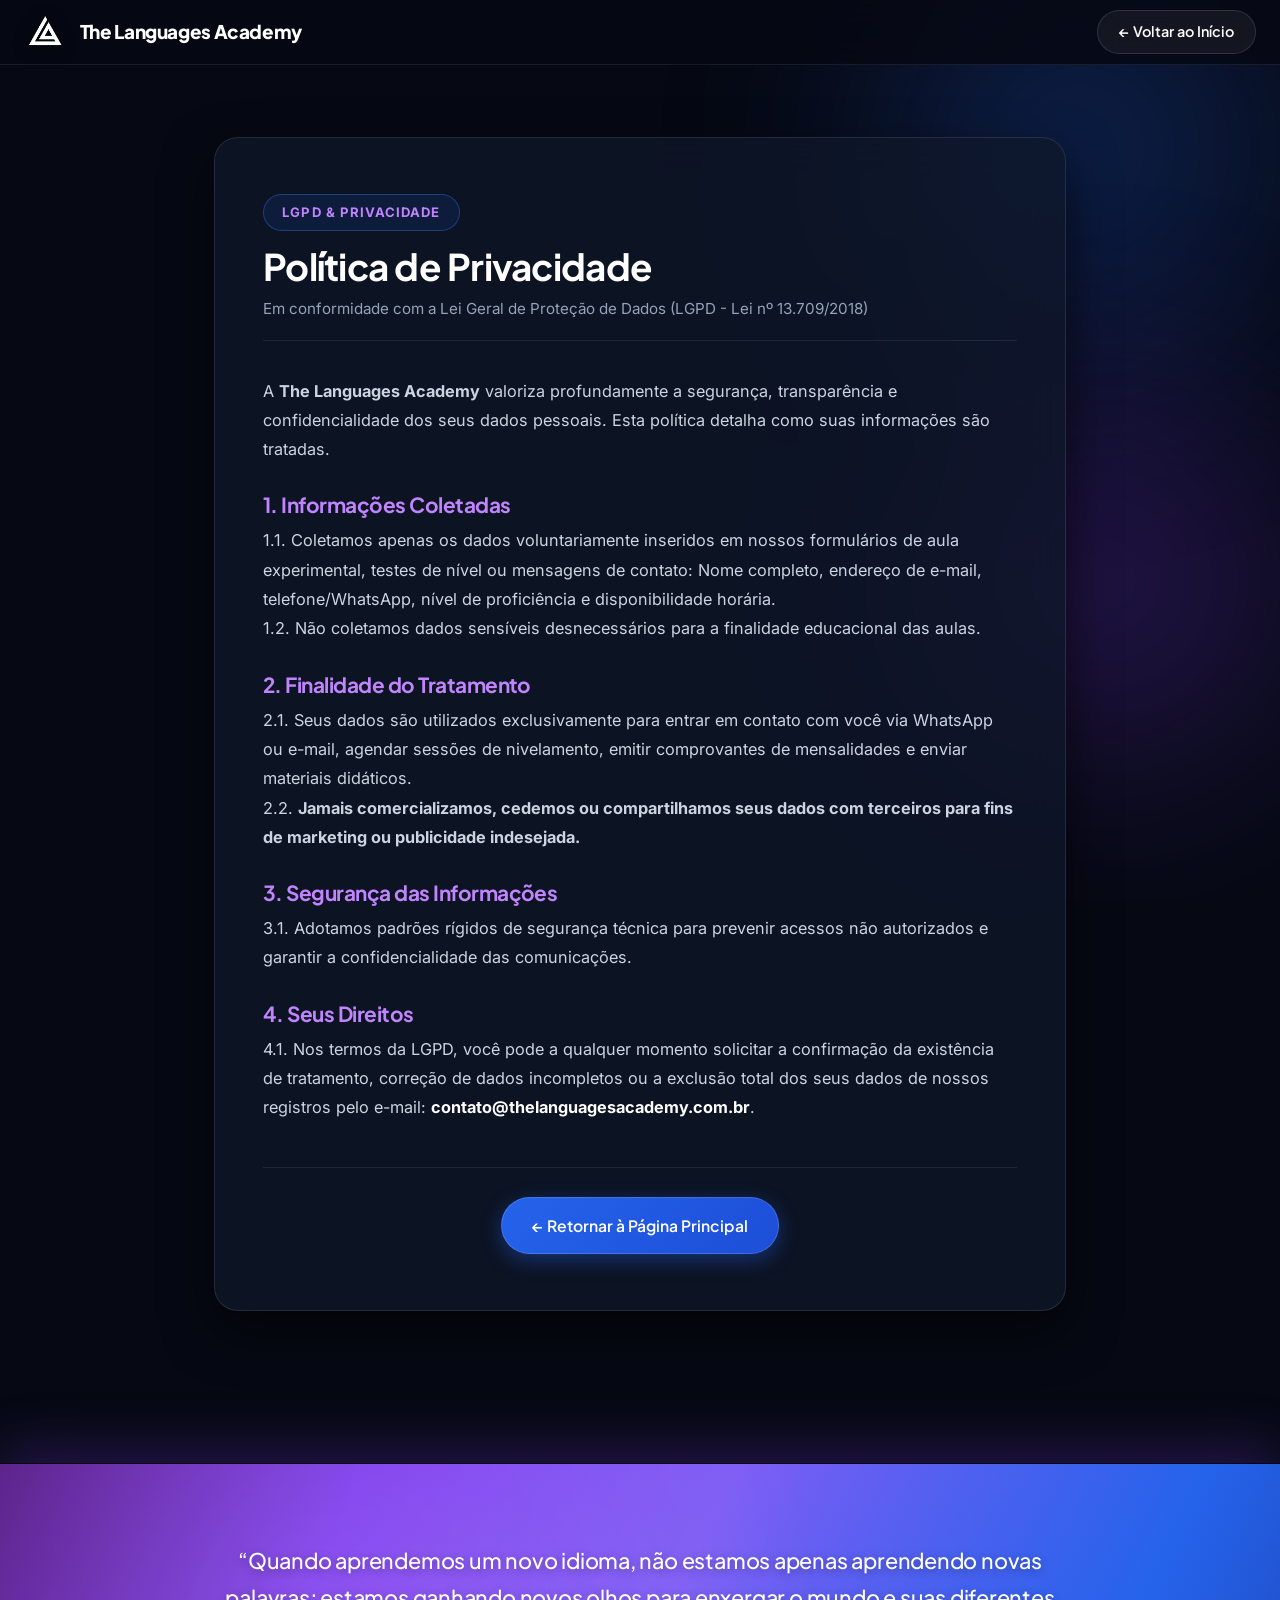
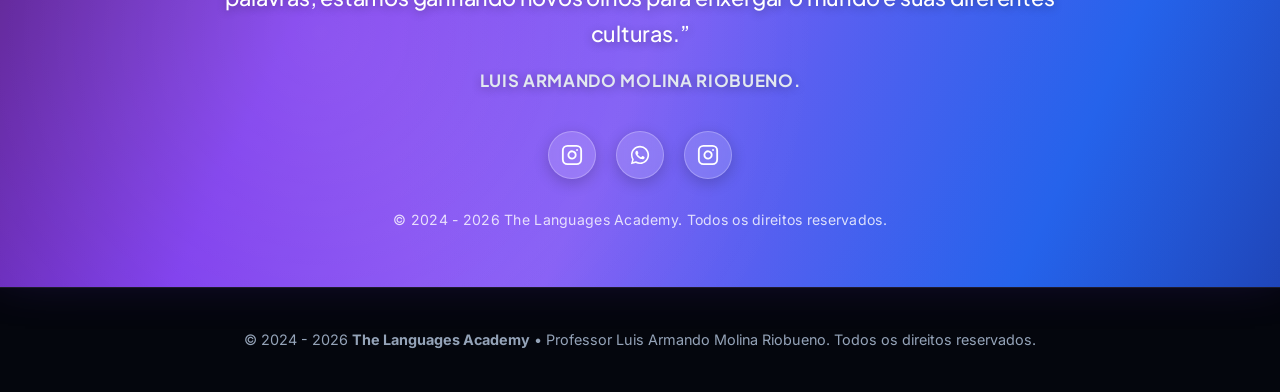
<file: privacidade.html>
<!DOCTYPE html>
<html lang="pt-BR">
<head>
  <meta charset="UTF-8">
  <meta name="viewport" content="width=device-width, initial-scale=1.0">
  <title>Política de Privacidade | The Languages Academy</title>
  <meta name="description" content="Política de privacidade e proteção de dados da The Languages Academy em conformidade com a LGPD.">
  <link rel="icon" type="image/x-icon" href="favicon.ico">
  <link rel="stylesheet" href="css/styles.css?v=20261122">
</head>
<body style="min-height: 100vh; display: flex; flex-direction: column;">

  <!-- Ambient Cosmic Glowing Background Mesh -->
  <div class="cosmic-mesh">
    <div class="glow-orb glow-blue"></div>
    <div class="glow-orb glow-purple"></div>
  </div>

  <!-- HEADER -->
  <header class="header-v2">
    <div class="container nav-container-v2">
      <a href="index.html" class="brand-v2">
        <img src="assets/images/logo-white.png" alt="Logo The Languages Academy" width="46" height="46">
        <span>The Languages Academy</span>
      </a>

      <div class="nav-cta-v2">
        <a href="index.html" class="btn-v2 btn-v2-glass" style="padding:0.6rem 1.3rem; font-size:0.9rem;">
          ← Voltar ao Início
        </a>
      </div>
    </div>
  </header>

  <main style="padding: 4.5rem 0 6rem; flex-grow: 1; position: relative; z-index: 2;">
    <div class="container" style="max-width: 900px;">
      <div style="background: rgba(15, 23, 42, 0.75); backdrop-filter: blur(20px); border-radius: 24px; padding: 3.5rem 3rem; border: 1px solid rgba(255, 255, 255, 0.1); box-shadow: var(--shadow-cinema);">
        
        <span class="section-tag-v2" style="margin-bottom:0.8rem;">LGPD &amp; PRIVACIDADE</span>
        <h1 style="font-size: 2.3rem; color: #FFFFFF; margin-bottom: 0.5rem; letter-spacing: -0.02em;">Política de Privacidade</h1>
        <p style="color: #94A3B8; font-size: 0.95rem; margin-bottom: 2.2rem; border-bottom: 1px solid rgba(255,255,255,0.08); padding-bottom: 1.2rem;">
          Em conformidade com a Lei Geral de Proteção de Dados (LGPD - Lei nº 13.709/2018)
        </p>

        <div style="color: #CBD5E1; line-height: 1.8; font-size: 1.02rem; display: flex; flex-direction: column; gap: 1.8rem;">
          <p>
            A <strong>The Languages Academy</strong> valoriza profundamente a segurança, transparência e confidencialidade dos seus dados pessoais. Esta política detalha como suas informações são tratadas.
          </p>

          <div>
            <h3 style="font-size: 1.3rem; color: var(--color-cyan-glow); margin-bottom: 0.5rem;">1. Informações Coletadas</h3>
            <p>1.1. Coletamos apenas os dados voluntariamente inseridos em nossos formulários de aula experimental, testes de nível ou mensagens de contato: Nome completo, endereço de e-mail, telefone/WhatsApp, nível de proficiência e disponibilidade horária.</p>
            <p>1.2. Não coletamos dados sensíveis desnecessários para a finalidade educacional das aulas.</p>
          </div>

          <div>
            <h3 style="font-size: 1.3rem; color: var(--color-cyan-glow); margin-bottom: 0.5rem;">2. Finalidade do Tratamento</h3>
            <p>2.1. Seus dados são utilizados exclusivamente para entrar em contato com você via WhatsApp ou e-mail, agendar sessões de nivelamento, emitir comprovantes de mensalidades e enviar materiais didáticos.</p>
            <p>2.2. <strong>Jamais comercializamos, cedemos ou compartilhamos seus dados com terceiros para fins de marketing ou publicidade indesejada.</strong></p>
          </div>

          <div>
            <h3 style="font-size: 1.3rem; color: var(--color-cyan-glow); margin-bottom: 0.5rem;">3. Segurança das Informações</h3>
            <p>3.1. Adotamos padrões rígidos de segurança técnica para prevenir acessos não autorizados e garantir a confidencialidade das comunicações.</p>
          </div>

          <div>
            <h3 style="font-size: 1.3rem; color: var(--color-cyan-glow); margin-bottom: 0.5rem;">4. Seus Direitos</h3>
            <p>4.1. Nos termos da LGPD, você pode a qualquer momento solicitar a confirmação da existência de tratamento, correção de dados incompletos ou a exclusão total dos seus dados de nossos registros pelo e-mail: <strong style="color:#FFFFFF;">contato@thelanguagesacademy.com.br</strong>.</p>
          </div>
        </div>

        <div style="margin-top: 2.8rem; padding-top: 1.8rem; border-top: 1px solid rgba(255,255,255,0.08); text-align: center;">
          <a href="index.html" class="btn-v2 btn-v2-primary">
            ← Retornar à Página Principal
          </a>
        </div>
      </div>
    </div>
  </main>

  <!-- SIGNATURE FOOTER QUOTE BANNER -->
  <div class="footer-quote-banner">
    <div class="banner-wave-wrapper">
      <svg viewBox="0 0 1440 100" preserveAspectRatio="none" class="banner-wave-svg">
        <path d="M0,32 C360,95 820,0 1440,40 L1440,100 L0,100 Z"></path>
      </svg>
    </div>
    <div class="banner-inner container">
      <blockquote class="banner-quote-text">
        “Quando aprendemos um novo idioma, não estamos apenas aprendendo novas palavras; estamos ganhando novos olhos para enxergar o mundo e suas diferentes culturas.”
        <cite class="banner-author">Luis Armando Molina Riobueno.</cite>
      </blockquote>
      <div class="banner-social-row">
        <a href="https://www.instagram.com/luisdesarmando" target="_blank" rel="noopener" aria-label="Instagram do Professor Luis" class="social-icon-circle">
          <svg viewBox="0 0 24 24" width="22" height="22" fill="none" stroke="currentColor" stroke-width="2" stroke-linecap="round" stroke-linejoin="round"><rect x="2" y="2" width="20" height="20" rx="5" ry="5"></rect><path d="M16 11.37A4 4 0 1 1 12.63 8 4 4 0 0 1 16 11.37z"></path><line x1="17.5" y1="6.5" x2="17.51" y2="6.5"></line></svg>
        </a>
        <a href="https://wa.me/5554991863491" target="_blank" rel="noopener" aria-label="WhatsApp do Professor Luis" class="social-icon-circle">
          <svg viewBox="0 0 24 24" width="22" height="22" fill="currentColor"><path d="M12.04 2c-5.46 0-9.91 4.45-9.91 9.91 0 1.75.46 3.45 1.32 4.95L2.05 22l5.25-1.38c1.45.79 3.08 1.21 4.74 1.21 5.46 0 9.91-4.45 9.91-9.91 0-2.65-1.03-5.14-2.9-7.01A9.816 9.816 0 0 0 12.04 2zm0 18.09c-1.48 0-2.93-.4-4.2-1.15l-.3-.18-3.12.82.83-3.04-.2-.31a8.106 8.106 0 0 1-1.25-4.32c0-4.5 3.66-8.16 8.16-8.16 2.18 0 4.23.85 5.77 2.39 1.54 1.54 2.39 3.59 2.39 5.77 0 4.5-3.66 8.17-8.08 8.17zm4.47-6.1c-.25-.12-1.47-.72-1.7-.81-.23-.08-.39-.12-.56.12-.17.25-.64.81-.79.97-.14.17-.29.19-.53.07-.25-.12-1.05-.39-1.99-1.23-.74-.66-1.23-1.47-1.38-1.72-.14-.25-.02-.38.11-.5.11-.11.25-.29.37-.43.12-.14.17-.25.25-.41.08-.17.04-.31-.02-.43s-.56-1.34-.76-1.84c-.2-.48-.41-.42-.56-.43h-.48c-.17 0-.43.06-.66.31-.22.25-.86.84-.86 2.05s.88 2.38 1 2.55c.12.17 1.73 2.65 4.2 3.71.59.25 1.05.41 1.41.52.59.19 1.13.16 1.56.1.48-.07 1.47-.6 1.68-1.18.21-.58.21-1.07.15-1.18-.06-.11-.23-.18-.47-.3z"/></svg>
        </a>
        <a href="https://www.instagram.com/thelanguages_academy" target="_blank" rel="noopener" aria-label="Instagram The Languages Academy" class="social-icon-circle">
          <svg viewBox="0 0 24 24" width="22" height="22" fill="none" stroke="currentColor" stroke-width="2" stroke-linecap="round" stroke-linejoin="round"><rect x="2" y="2" width="20" height="20" rx="5" ry="5"></rect><path d="M16 11.37A4 4 0 1 1 12.63 8 4 4 0 0 1 16 11.37z"></path><line x1="17.5" y1="6.5" x2="17.51" y2="6.5"></line></svg>
        </a>
      </div>
      <div class="banner-copyright">
        &copy; 2024 - 2026 The Languages Academy. Todos os direitos reservados.
      </div>
    </div>
  </div>

  <footer class="footer-v2" style="padding: 2.5rem 0; margin-top: auto;">
    <div class="container" style="text-align: center; font-size: 0.9rem; color: #94A3B8;">
      &copy; 2024 - 2026 <strong>The Languages Academy</strong> • Professor Luis Armando Molina Riobueno. Todos os direitos reservados.
    </div>
  </footer>

</body>
</html>
</file>
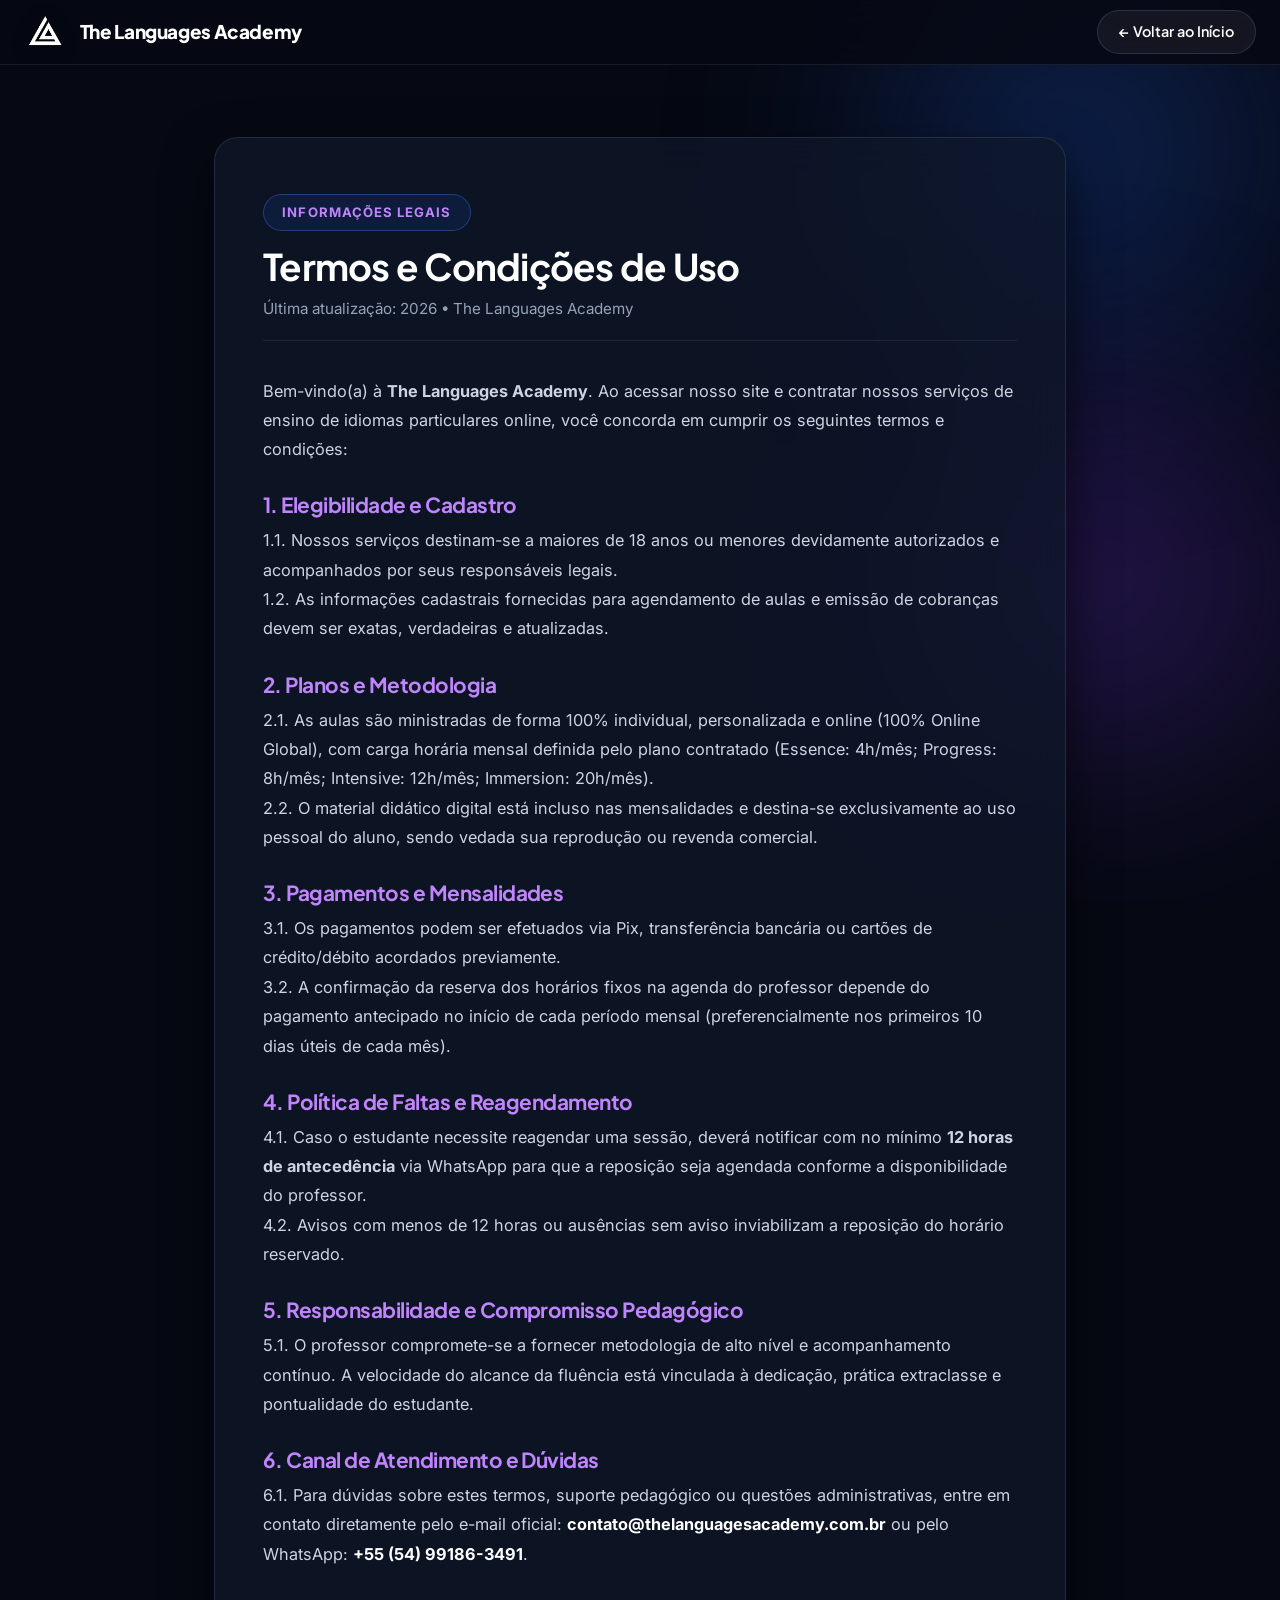
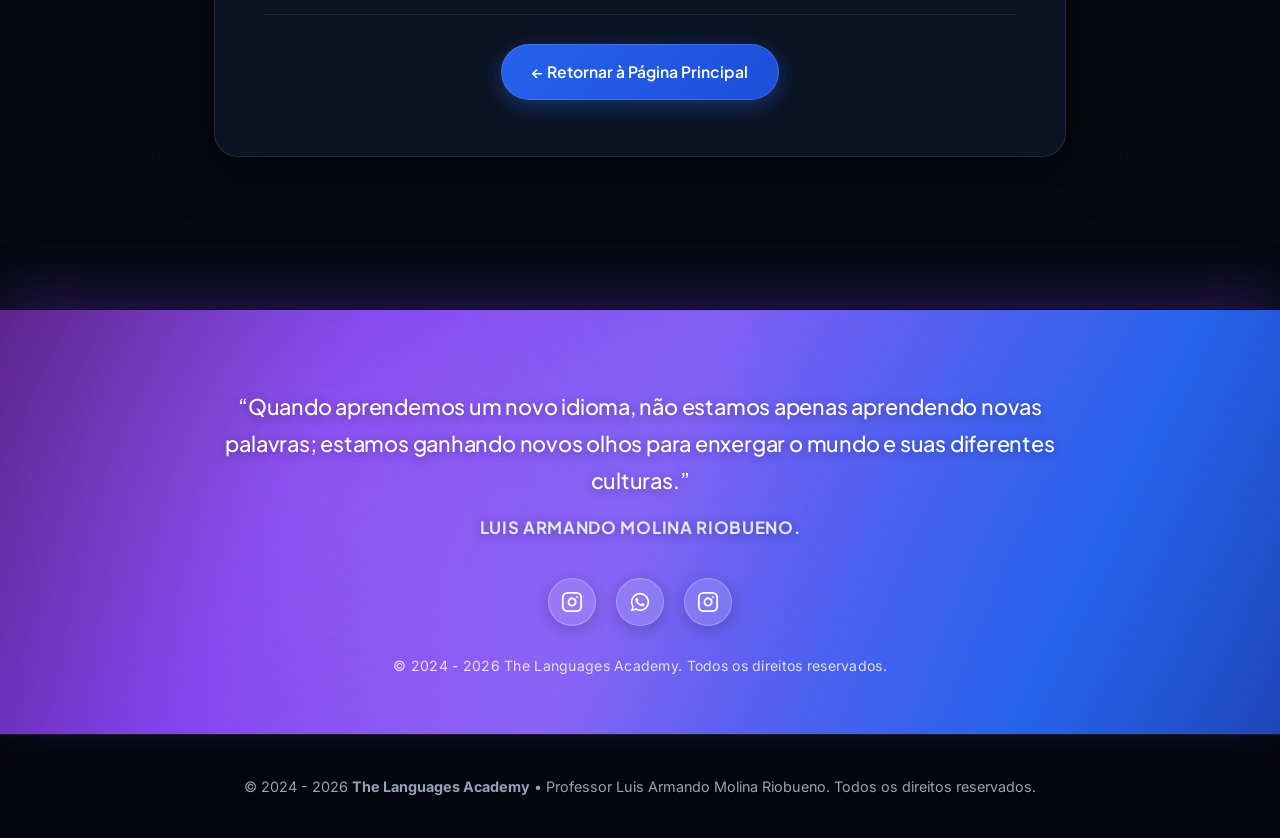
<file: termos.html>
<!DOCTYPE html>
<html lang="pt-BR">
<head>
  <meta charset="UTF-8">
  <meta name="viewport" content="width=device-width, initial-scale=1.0">
  <title>Termos e Condições de Uso | The Languages Academy</title>
  <meta name="description" content="Termos e condições de uso dos serviços educacionais da The Languages Academy.">
  <link rel="icon" type="image/x-icon" href="favicon.ico">
  <link rel="stylesheet" href="css/styles.css?v=20261122">
</head>
<body style="min-height: 100vh; display: flex; flex-direction: column;">

  <!-- Ambient Cosmic Glowing Background Mesh -->
  <div class="cosmic-mesh">
    <div class="glow-orb glow-blue"></div>
    <div class="glow-orb glow-purple"></div>
  </div>

  <!-- HEADER -->
  <header class="header-v2">
    <div class="container nav-container-v2">
      <a href="index.html" class="brand-v2">
        <img src="assets/images/logo-white.png" alt="Logo The Languages Academy" width="46" height="46">
        <span>The Languages Academy</span>
      </a>

      <div class="nav-cta-v2">
        <a href="index.html" class="btn-v2 btn-v2-glass" style="padding:0.6rem 1.3rem; font-size:0.9rem;">
          ← Voltar ao Início
        </a>
      </div>
    </div>
  </header>

  <main style="padding: 4.5rem 0 6rem; flex-grow: 1; position: relative; z-index: 2;">
    <div class="container" style="max-width: 900px;">
      <div style="background: rgba(15, 23, 42, 0.75); backdrop-filter: blur(20px); border-radius: 24px; padding: 3.5rem 3rem; border: 1px solid rgba(255, 255, 255, 0.1); box-shadow: var(--shadow-cinema);">
        
        <span class="section-tag-v2" style="margin-bottom:0.8rem;">INFORMAÇÕES LEGAIS</span>
        <h1 style="font-size: 2.3rem; color: #FFFFFF; margin-bottom: 0.5rem; letter-spacing: -0.02em;">Termos e Condições de Uso</h1>
        <p style="color: #94A3B8; font-size: 0.95rem; margin-bottom: 2.2rem; border-bottom: 1px solid rgba(255,255,255,0.08); padding-bottom: 1.2rem;">
          Última atualização: 2026 • The Languages Academy
        </p>

        <div style="color: #CBD5E1; line-height: 1.8; font-size: 1.02rem; display: flex; flex-direction: column; gap: 1.8rem;">
          <p>
            Bem-vindo(a) à <strong>The Languages Academy</strong>. Ao acessar nosso site e contratar nossos serviços de ensino de idiomas particulares online, você concorda em cumprir os seguintes termos e condições:
          </p>

          <div>
            <h3 style="font-size: 1.3rem; color: var(--color-cyan-glow); margin-bottom: 0.5rem;">1. Elegibilidade e Cadastro</h3>
            <p>1.1. Nossos serviços destinam-se a maiores de 18 anos ou menores devidamente autorizados e acompanhados por seus responsáveis legais.</p>
            <p>1.2. As informações cadastrais fornecidas para agendamento de aulas e emissão de cobranças devem ser exatas, verdadeiras e atualizadas.</p>
          </div>

          <div>
            <h3 style="font-size: 1.3rem; color: var(--color-cyan-glow); margin-bottom: 0.5rem;">2. Planos e Metodologia</h3>
            <p>2.1. As aulas são ministradas de forma 100% individual, personalizada e online (100% Online Global), com carga horária mensal definida pelo plano contratado (Essence: 4h/mês; Progress: 8h/mês; Intensive: 12h/mês; Immersion: 20h/mês).</p>
            <p>2.2. O material didático digital está incluso nas mensalidades e destina-se exclusivamente ao uso pessoal do aluno, sendo vedada sua reprodução ou revenda comercial.</p>
          </div>

          <div>
            <h3 style="font-size: 1.3rem; color: var(--color-cyan-glow); margin-bottom: 0.5rem;">3. Pagamentos e Mensalidades</h3>
            <p>3.1. Os pagamentos podem ser efetuados via Pix, transferência bancária ou cartões de crédito/débito acordados previamente.</p>
            <p>3.2. A confirmação da reserva dos horários fixos na agenda do professor depende do pagamento antecipado no início de cada período mensal (preferencialmente nos primeiros 10 dias úteis de cada mês).</p>
          </div>

          <div>
            <h3 style="font-size: 1.3rem; color: var(--color-cyan-glow); margin-bottom: 0.5rem;">4. Política de Faltas e Reagendamento</h3>
            <p>4.1. Caso o estudante necessite reagendar uma sessão, deverá notificar com no mínimo <strong>12 horas de antecedência</strong> via WhatsApp para que a reposição seja agendada conforme a disponibilidade do professor.</p>
            <p>4.2. Avisos com menos de 12 horas ou ausências sem aviso inviabilizam a reposição do horário reservado.</p>
          </div>

          <div>
            <h3 style="font-size: 1.3rem; color: var(--color-cyan-glow); margin-bottom: 0.5rem;">5. Responsabilidade e Compromisso Pedagógico</h3>
            <p>5.1. O professor compromete-se a fornecer metodologia de alto nível e acompanhamento contínuo. A velocidade do alcance da fluência está vinculada à dedicação, prática extraclasse e pontualidade do estudante.</p>
          </div>

          <div>
            <h3 style="font-size: 1.3rem; color: var(--color-cyan-glow); margin-bottom: 0.5rem;">6. Canal de Atendimento e Dúvidas</h3>
            <p>6.1. Para dúvidas sobre estes termos, suporte pedagógico ou questões administrativas, entre em contato diretamente pelo e-mail oficial: <strong style="color:#FFFFFF;">contato@thelanguagesacademy.com.br</strong> ou pelo WhatsApp: <strong style="color:#FFFFFF;">+55 (54) 99186-3491</strong>.</p>
          </div>

        </div>

        <div style="margin-top: 2.8rem; padding-top: 1.8rem; border-top: 1px solid rgba(255,255,255,0.08); text-align: center;">
          <a href="index.html" class="btn-v2 btn-v2-primary">
            ← Retornar à Página Principal
          </a>
        </div>
      </div>
    </div>
  </main>

  <!-- SIGNATURE FOOTER QUOTE BANNER -->
  <div class="footer-quote-banner">
    <div class="banner-wave-wrapper">
      <svg viewBox="0 0 1440 100" preserveAspectRatio="none" class="banner-wave-svg">
        <path d="M0,32 C360,95 820,0 1440,40 L1440,100 L0,100 Z"></path>
      </svg>
    </div>
    <div class="banner-inner container">
      <blockquote class="banner-quote-text">
        “Quando aprendemos um novo idioma, não estamos apenas aprendendo novas palavras; estamos ganhando novos olhos para enxergar o mundo e suas diferentes culturas.”
        <cite class="banner-author">Luis Armando Molina Riobueno.</cite>
      </blockquote>
      <div class="banner-social-row">
        <a href="https://www.instagram.com/luisdesarmando" target="_blank" rel="noopener" aria-label="Instagram do Professor Luis" class="social-icon-circle">
          <svg viewBox="0 0 24 24" width="22" height="22" fill="none" stroke="currentColor" stroke-width="2" stroke-linecap="round" stroke-linejoin="round"><rect x="2" y="2" width="20" height="20" rx="5" ry="5"></rect><path d="M16 11.37A4 4 0 1 1 12.63 8 4 4 0 0 1 16 11.37z"></path><line x1="17.5" y1="6.5" x2="17.51" y2="6.5"></line></svg>
        </a>
        <a href="https://wa.me/5554991863491" target="_blank" rel="noopener" aria-label="WhatsApp do Professor Luis" class="social-icon-circle">
          <svg viewBox="0 0 24 24" width="22" height="22" fill="currentColor"><path d="M12.04 2c-5.46 0-9.91 4.45-9.91 9.91 0 1.75.46 3.45 1.32 4.95L2.05 22l5.25-1.38c1.45.79 3.08 1.21 4.74 1.21 5.46 0 9.91-4.45 9.91-9.91 0-2.65-1.03-5.14-2.9-7.01A9.816 9.816 0 0 0 12.04 2zm0 18.09c-1.48 0-2.93-.4-4.2-1.15l-.3-.18-3.12.82.83-3.04-.2-.31a8.106 8.106 0 0 1-1.25-4.32c0-4.5 3.66-8.16 8.16-8.16 2.18 0 4.23.85 5.77 2.39 1.54 1.54 2.39 3.59 2.39 5.77 0 4.5-3.66 8.17-8.08 8.17zm4.47-6.1c-.25-.12-1.47-.72-1.7-.81-.23-.08-.39-.12-.56.12-.17.25-.64.81-.79.97-.14.17-.29.19-.53.07-.25-.12-1.05-.39-1.99-1.23-.74-.66-1.23-1.47-1.38-1.72-.14-.25-.02-.38.11-.5.11-.11.25-.29.37-.43.12-.14.17-.25.25-.41.08-.17.04-.31-.02-.43s-.56-1.34-.76-1.84c-.2-.48-.41-.42-.56-.43h-.48c-.17 0-.43.06-.66.31-.22.25-.86.84-.86 2.05s.88 2.38 1 2.55c.12.17 1.73 2.65 4.2 3.71.59.25 1.05.41 1.41.52.59.19 1.13.16 1.56.1.48-.07 1.47-.6 1.68-1.18.21-.58.21-1.07.15-1.18-.06-.11-.23-.18-.47-.3z"/></svg>
        </a>
        <a href="https://www.instagram.com/thelanguages_academy" target="_blank" rel="noopener" aria-label="Instagram The Languages Academy" class="social-icon-circle">
          <svg viewBox="0 0 24 24" width="22" height="22" fill="none" stroke="currentColor" stroke-width="2" stroke-linecap="round" stroke-linejoin="round"><rect x="2" y="2" width="20" height="20" rx="5" ry="5"></rect><path d="M16 11.37A4 4 0 1 1 12.63 8 4 4 0 0 1 16 11.37z"></path><line x1="17.5" y1="6.5" x2="17.51" y2="6.5"></line></svg>
        </a>
      </div>
      <div class="banner-copyright">
        &copy; 2024 - 2026 The Languages Academy. Todos os direitos reservados.
      </div>
    </div>
  </div>

  <footer class="footer-v2" style="padding: 2.5rem 0; margin-top: auto;">
    <div class="container" style="text-align: center; font-size: 0.9rem; color: #94A3B8;">
      &copy; 2024 - 2026 <strong>The Languages Academy</strong> • Professor Luis Armando Molina Riobueno. Todos os direitos reservados.
    </div>
  </footer>

</body>
</html>
</file>
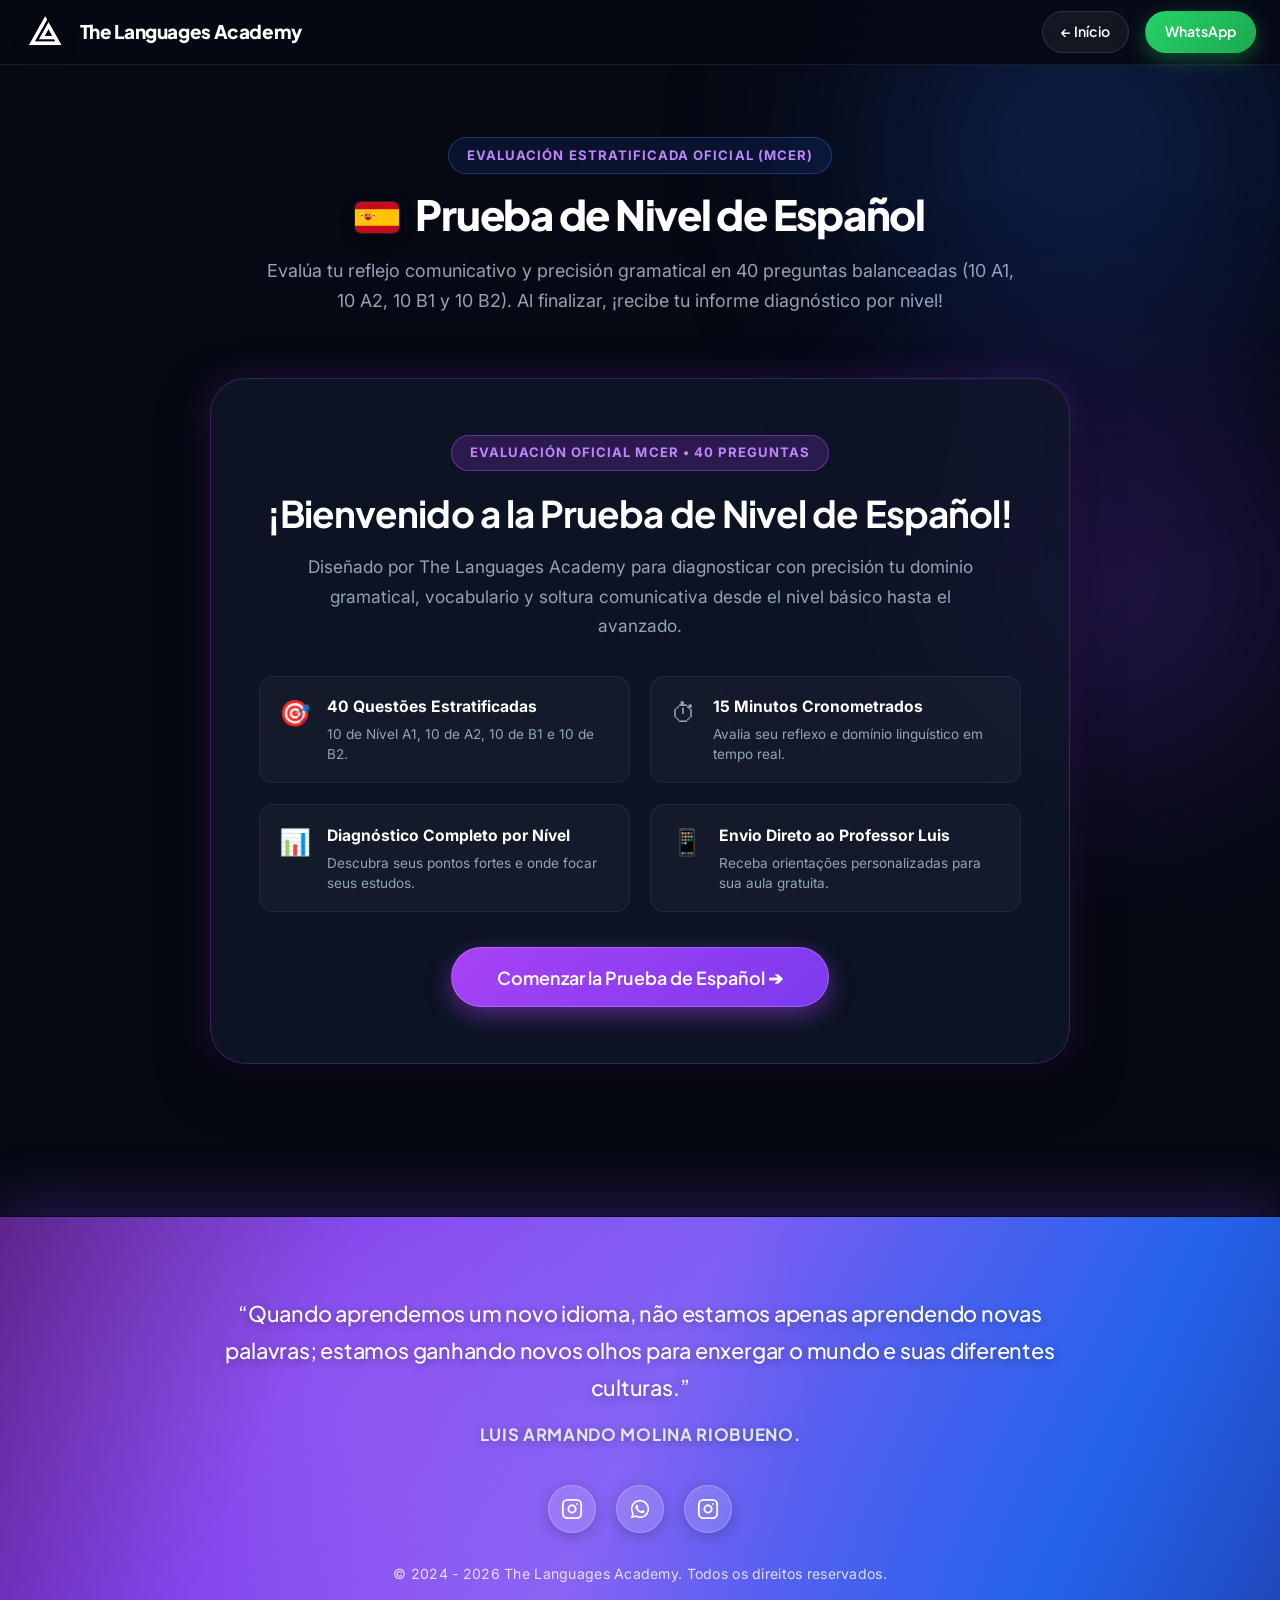
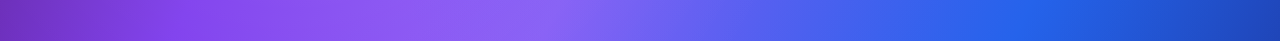
<file: test-espanol.html>
<!DOCTYPE html>
<html lang="es">
<head>
  <meta charset="UTF-8">
  <meta name="viewport" content="width=device-width, initial-scale=1.0">
  <title>Prueba de Nivel de Español (MCER 40 Preguntas) | The Languages Academy</title>
  
  <meta name="description" content="Descubre tu nivel exacto de español (A1 a B2 MCER) con la prueba estratificada de 40 preguntas de The Languages Academy. 15 minutos, diagnóstico por habilidad y feedback con el Profesor Luis!">
  <meta property="og:title" content="Prueba de Nivel de Español | The Languages Academy">
  <meta property="og:description" content="Descubre tu nivel de español con nuestra prueba diagnóstica oficial de 40 preguntas!">
  <meta property="og:image" content="assets/images/logo_banner.png">
  
  <link rel="icon" type="image/x-icon" href="favicon.ico">
  <meta name="theme-color" content="#060913">
  <link rel="stylesheet" href="css/styles.css?v=20261122">
</head>
<body style="min-height: 100vh; display: flex; flex-direction: column;">

  <!-- Ambient Cosmic Glowing Background Mesh (Blue & Purple) -->
  <div class="cosmic-mesh">
    <div class="glow-orb glow-blue"></div>
    <div class="glow-orb glow-purple"></div>
  </div>

  <!-- HEADER -->
  <header class="header-v2">
    <div class="container nav-container-v2">
      <a href="index.html" class="brand-v2">
        <img src="assets/images/logo-white.png" alt="Logo The Languages Academy" width="38" height="38">
        <span>The Languages Academy</span>
      </a>

      <div class="header-right-v2">
        <a href="index.html" class="btn-v2 btn-v2-glass" style="padding:0.5rem 1.1rem; font-size:0.88rem;">
          ← Início
        </a>
        <a href="https://wa.me/5554991863491" target="_blank" rel="noopener" class="btn-v2 btn-v2-whatsapp" style="padding:0.5rem 1.2rem; font-size:0.88rem;">
          WhatsApp
        </a>
      </div>
    </div>
  </header>

  <!-- INTRO & QUIZ CONTAINER -->
  <main style="padding: 4.5rem 0 6rem; flex-grow: 1; position: relative; z-index: 2;">
    <div class="container">
      <div class="section-header-v2">
        <span class="section-tag-v2">EVALUACIÓN ESTRATIFICADA OFICIAL (MCER)</span>
        <h1 class="section-title-v2"><img src="assets/images/flags/flag-es.svg" alt="Espanha" class="test-title-flag"> Prueba de Nivel de Español</h1>
        <p class="section-subtitle-v2">
          Evalúa tu reflejo comunicativo y precisión gramatical en 40 preguntas balanceadas (10 A1, 10 A2, 10 B1 y 10 B2). Al finalizar, ¡recibe tu informe diagnóstico por nivel!
        </p>
      </div>

      <!-- APP MOUNT POINT -->
      <div id="quizApp"></div>
    </div>
  </main>

  <!-- SIGNATURE FOOTER QUOTE BANNER -->
  <div class="footer-quote-banner">
    <div class="banner-wave-wrapper">
      <svg viewBox="0 0 1440 100" preserveAspectRatio="none" class="banner-wave-svg">
        <path d="M0,32 C360,95 820,0 1440,40 L1440,100 L0,100 Z"></path>
      </svg>
    </div>
    <div class="banner-inner container">
      <blockquote class="banner-quote-text">
        “Quando aprendemos um novo idioma, não estamos apenas aprendendo novas palavras; estamos ganhando novos olhos para enxergar o mundo e suas diferentes culturas.”
        <cite class="banner-author">Luis Armando Molina Riobueno.</cite>
      </blockquote>
      <div class="banner-social-row">
        <a href="https://www.instagram.com/luisdesarmando" target="_blank" rel="noopener" aria-label="Instagram do Professor Luis" class="social-icon-circle">
          <svg viewBox="0 0 24 24" width="22" height="22" fill="none" stroke="currentColor" stroke-width="2" stroke-linecap="round" stroke-linejoin="round"><rect x="2" y="2" width="20" height="20" rx="5" ry="5"></rect><path d="M16 11.37A4 4 0 1 1 12.63 8 4 4 0 0 1 16 11.37z"></path><line x1="17.5" y1="6.5" x2="17.51" y2="6.5"></line></svg>
        </a>
        <a href="https://wa.me/5554991863491" target="_blank" rel="noopener" aria-label="WhatsApp do Professor Luis" class="social-icon-circle">
          <svg viewBox="0 0 24 24" width="22" height="22" fill="currentColor"><path d="M12.04 2c-5.46 0-9.91 4.45-9.91 9.91 0 1.75.46 3.45 1.32 4.95L2.05 22l5.25-1.38c1.45.79 3.08 1.21 4.74 1.21 5.46 0 9.91-4.45 9.91-9.91 0-2.65-1.03-5.14-2.9-7.01A9.816 9.816 0 0 0 12.04 2zm0 18.09c-1.48 0-2.93-.4-4.2-1.15l-.3-.18-3.12.82.83-3.04-.2-.31a8.106 8.106 0 0 1-1.25-4.32c0-4.5 3.66-8.16 8.16-8.16 2.18 0 4.23.85 5.77 2.39 1.54 1.54 2.39 3.59 2.39 5.77 0 4.5-3.66 8.17-8.08 8.17zm4.47-6.1c-.25-.12-1.47-.72-1.7-.81-.23-.08-.39-.12-.56.12-.17.25-.64.81-.79.97-.14.17-.29.19-.53.07-.25-.12-1.05-.39-1.99-1.23-.74-.66-1.23-1.47-1.38-1.72-.14-.25-.02-.38.11-.5.11-.11.25-.29.37-.43.12-.14.17-.25.25-.41.08-.17.04-.31-.02-.43s-.56-1.34-.76-1.84c-.2-.48-.41-.42-.56-.43h-.48c-.17 0-.43.06-.66.31-.22.25-.86.84-.86 2.05s.88 2.38 1 2.55c.12.17 1.73 2.65 4.2 3.71.59.25 1.05.41 1.41.52.59.19 1.13.16 1.56.1.48-.07 1.47-.6 1.68-1.18.21-.58.21-1.07.15-1.18-.06-.11-.23-.18-.47-.3z"/></svg>
        </a>
        <a href="https://www.instagram.com/thelanguages_academy" target="_blank" rel="noopener" aria-label="Instagram The Languages Academy" class="social-icon-circle">
          <svg viewBox="0 0 24 24" width="22" height="22" fill="none" stroke="currentColor" stroke-width="2" stroke-linecap="round" stroke-linejoin="round"><rect x="2" y="2" width="20" height="20" rx="5" ry="5"></rect><path d="M16 11.37A4 4 0 1 1 12.63 8 4 4 0 0 1 16 11.37z"></path><line x1="17.5" y1="6.5" x2="17.51" y2="6.5"></line></svg>
        </a>
      </div>
      <div class="banner-copyright">
        &copy; 2024 - 2026 The Languages Academy. Todos os direitos reservados.
      </div>
    </div>
  </div>

  <script src="js/main.js"></script>
  <script src="js/quiz.js"></script>
  <script>
    document.addEventListener('DOMContentLoaded', () => {
      initQuiz('espanol');
    });
  </script>
</body>
</html>
</file>
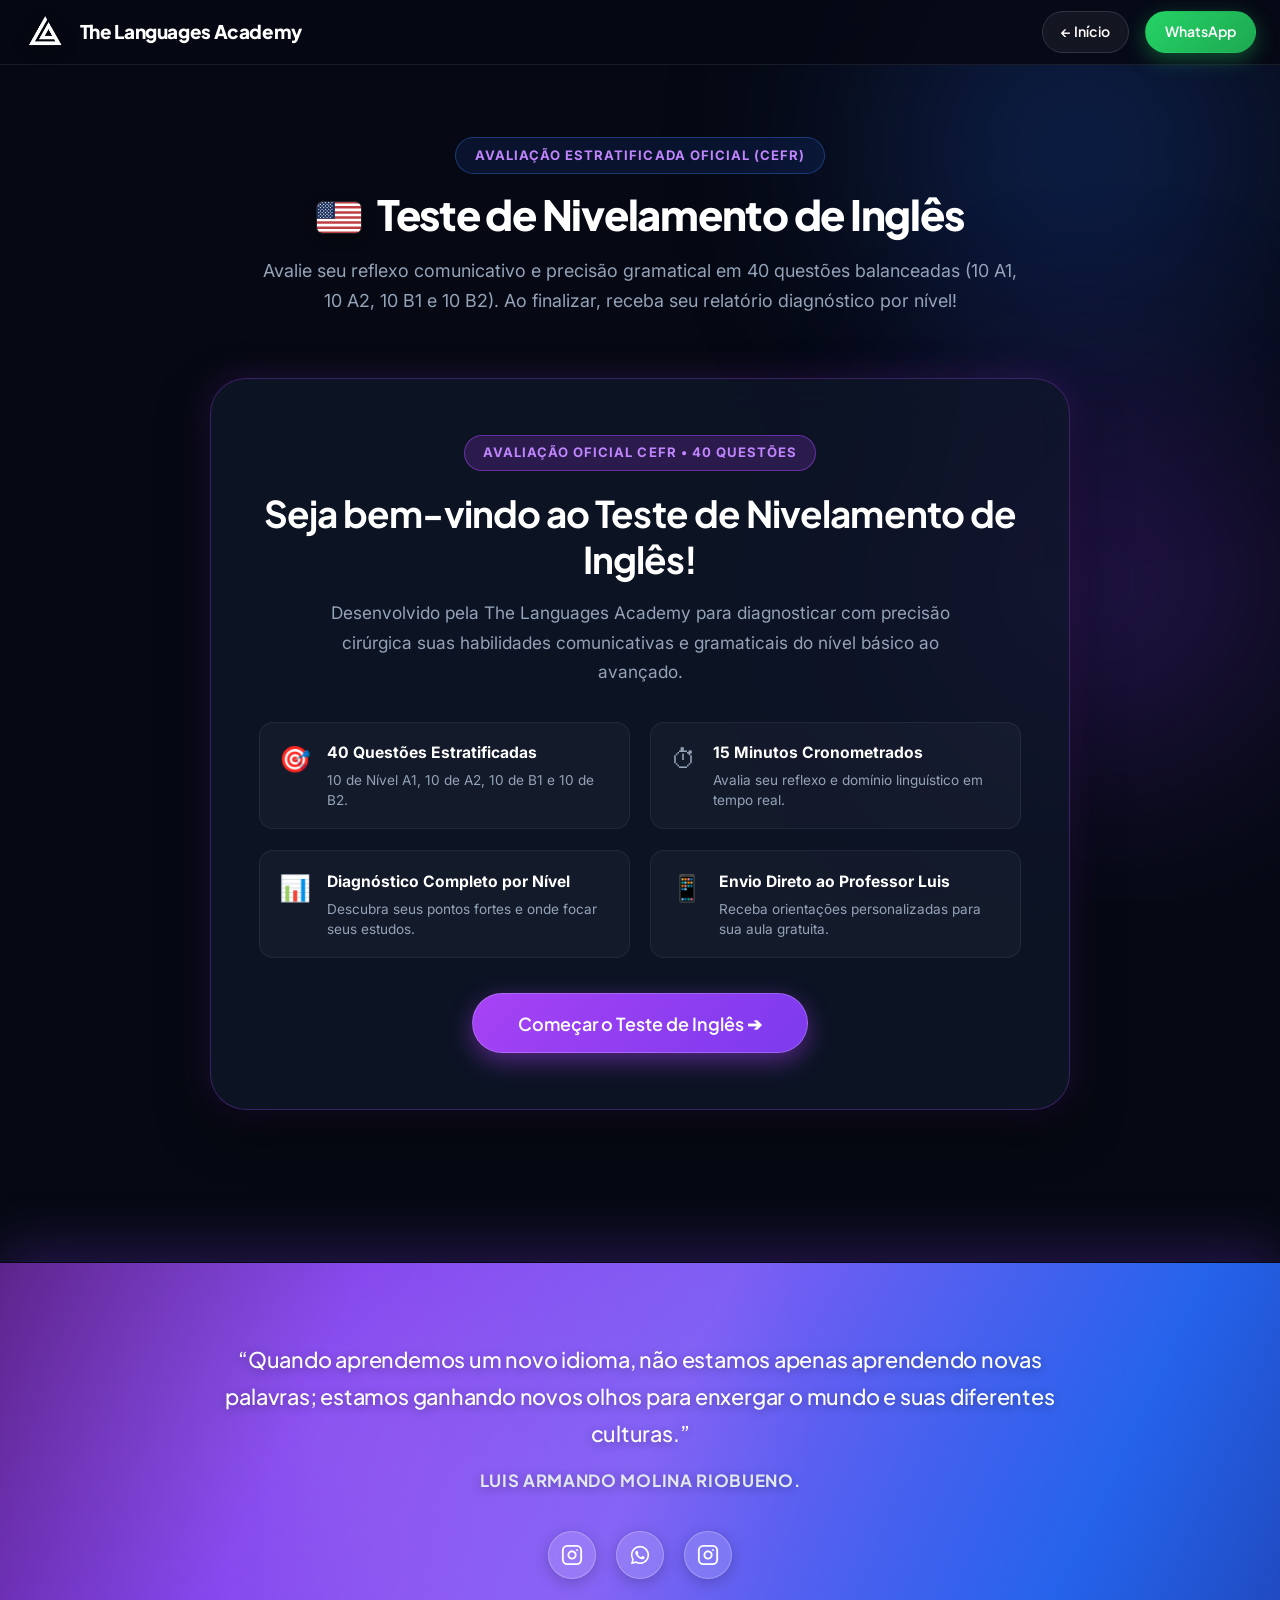
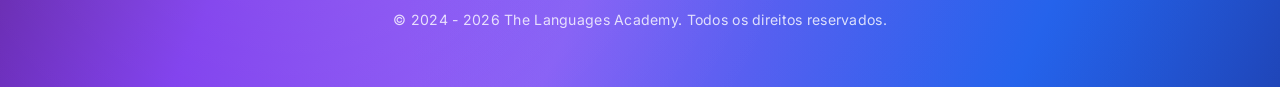
<file: test-ingles.html>
<!DOCTYPE html>
<html lang="pt-BR">
<head>
  <meta charset="UTF-8">
  <meta name="viewport" content="width=device-width, initial-scale=1.0">
  <title>Teste de Nivelamento de Inglês (CEFR 40 Questões) | The Languages Academy</title>
  
  <meta name="description" content="Descubra seu nível exato de inglês (A1 a B2 CEFR) com o teste de nivelamento estratificado de 40 questões da The Languages Academy. 15 minutos, diagnóstico por habilidade e feedback com o Professor Luis!">
  <meta property="og:title" content="Teste de Nível de Inglês | The Languages Academy">
  <meta property="og:description" content="Descubra seu nível de inglês com nosso teste diagnóstico oficial de 40 questões!">
  <meta property="og:image" content="assets/images/logo_banner.png">
  
  <link rel="icon" type="image/x-icon" href="favicon.ico">
  <meta name="theme-color" content="#060913">
  <link rel="stylesheet" href="css/styles.css?v=20261122">
</head>
<body style="min-height: 100vh; display: flex; flex-direction: column;">

  <!-- Ambient Cosmic Glowing Background Mesh (Blue & Purple) -->
  <div class="cosmic-mesh">
    <div class="glow-orb glow-blue"></div>
    <div class="glow-orb glow-purple"></div>
  </div>

  <!-- HEADER -->
  <header class="header-v2">
    <div class="container nav-container-v2">
      <a href="index.html" class="brand-v2">
        <img src="assets/images/logo-white.png" alt="Logo The Languages Academy" width="38" height="38">
        <span>The Languages Academy</span>
      </a>

      <div class="header-right-v2">
        <a href="index.html" class="btn-v2 btn-v2-glass" style="padding:0.5rem 1.1rem; font-size:0.88rem;">
          ← Início
        </a>
        <a href="https://wa.me/5554991863491" target="_blank" rel="noopener" class="btn-v2 btn-v2-whatsapp" style="padding:0.5rem 1.2rem; font-size:0.88rem;">
          WhatsApp
        </a>
      </div>
    </div>
  </header>

  <!-- INTRO & QUIZ CONTAINER -->
  <main style="padding: 4.5rem 0 6rem; flex-grow: 1; position: relative; z-index: 2;">
    <div class="container">
      <div class="section-header-v2">
        <span class="section-tag-v2">AVALIAÇÃO ESTRATIFICADA OFICIAL (CEFR)</span>
        <h1 class="section-title-v2"><img src="assets/images/flags/flag-us.svg" alt="USA" class="test-title-flag"> Teste de Nivelamento de Inglês</h1>
        <p class="section-subtitle-v2">
          Avalie seu reflexo comunicativo e precisão gramatical em 40 questões balanceadas (10 A1, 10 A2, 10 B1 e 10 B2). Ao finalizar, receba seu relatório diagnóstico por nível!
        </p>
      </div>

      <!-- APP MOUNT POINT -->
      <div id="quizApp"></div>
    </div>
  </main>

  <!-- SIGNATURE FOOTER QUOTE BANNER -->
  <div class="footer-quote-banner">
    <div class="banner-wave-wrapper">
      <svg viewBox="0 0 1440 100" preserveAspectRatio="none" class="banner-wave-svg">
        <path d="M0,32 C360,95 820,0 1440,40 L1440,100 L0,100 Z"></path>
      </svg>
    </div>
    <div class="banner-inner container">
      <blockquote class="banner-quote-text">
        “Quando aprendemos um novo idioma, não estamos apenas aprendendo novas palavras; estamos ganhando novos olhos para enxergar o mundo e suas diferentes culturas.”
        <cite class="banner-author">Luis Armando Molina Riobueno.</cite>
      </blockquote>
      <div class="banner-social-row">
        <a href="https://www.instagram.com/luisdesarmando" target="_blank" rel="noopener" aria-label="Instagram do Professor Luis" class="social-icon-circle">
          <svg viewBox="0 0 24 24" width="22" height="22" fill="none" stroke="currentColor" stroke-width="2" stroke-linecap="round" stroke-linejoin="round"><rect x="2" y="2" width="20" height="20" rx="5" ry="5"></rect><path d="M16 11.37A4 4 0 1 1 12.63 8 4 4 0 0 1 16 11.37z"></path><line x1="17.5" y1="6.5" x2="17.51" y2="6.5"></line></svg>
        </a>
        <a href="https://wa.me/5554991863491" target="_blank" rel="noopener" aria-label="WhatsApp do Professor Luis" class="social-icon-circle">
          <svg viewBox="0 0 24 24" width="22" height="22" fill="currentColor"><path d="M12.04 2c-5.46 0-9.91 4.45-9.91 9.91 0 1.75.46 3.45 1.32 4.95L2.05 22l5.25-1.38c1.45.79 3.08 1.21 4.74 1.21 5.46 0 9.91-4.45 9.91-9.91 0-2.65-1.03-5.14-2.9-7.01A9.816 9.816 0 0 0 12.04 2zm0 18.09c-1.48 0-2.93-.4-4.2-1.15l-.3-.18-3.12.82.83-3.04-.2-.31a8.106 8.106 0 0 1-1.25-4.32c0-4.5 3.66-8.16 8.16-8.16 2.18 0 4.23.85 5.77 2.39 1.54 1.54 2.39 3.59 2.39 5.77 0 4.5-3.66 8.17-8.08 8.17zm4.47-6.1c-.25-.12-1.47-.72-1.7-.81-.23-.08-.39-.12-.56.12-.17.25-.64.81-.79.97-.14.17-.29.19-.53.07-.25-.12-1.05-.39-1.99-1.23-.74-.66-1.23-1.47-1.38-1.72-.14-.25-.02-.38.11-.5.11-.11.25-.29.37-.43.12-.14.17-.25.25-.41.08-.17.04-.31-.02-.43s-.56-1.34-.76-1.84c-.2-.48-.41-.42-.56-.43h-.48c-.17 0-.43.06-.66.31-.22.25-.86.84-.86 2.05s.88 2.38 1 2.55c.12.17 1.73 2.65 4.2 3.71.59.25 1.05.41 1.41.52.59.19 1.13.16 1.56.1.48-.07 1.47-.6 1.68-1.18.21-.58.21-1.07.15-1.18-.06-.11-.23-.18-.47-.3z"/></svg>
        </a>
        <a href="https://www.instagram.com/thelanguages_academy" target="_blank" rel="noopener" aria-label="Instagram The Languages Academy" class="social-icon-circle">
          <svg viewBox="0 0 24 24" width="22" height="22" fill="none" stroke="currentColor" stroke-width="2" stroke-linecap="round" stroke-linejoin="round"><rect x="2" y="2" width="20" height="20" rx="5" ry="5"></rect><path d="M16 11.37A4 4 0 1 1 12.63 8 4 4 0 0 1 16 11.37z"></path><line x1="17.5" y1="6.5" x2="17.51" y2="6.5"></line></svg>
        </a>
      </div>
      <div class="banner-copyright">
        &copy; 2024 - 2026 The Languages Academy. Todos os direitos reservados.
      </div>
    </div>
  </div>

  <script src="js/main.js"></script>
  <script src="js/quiz.js"></script>
  <script>
    document.addEventListener('DOMContentLoaded', () => {
      initQuiz('ingles');
    });
  </script>
</body>
</html>
</file>
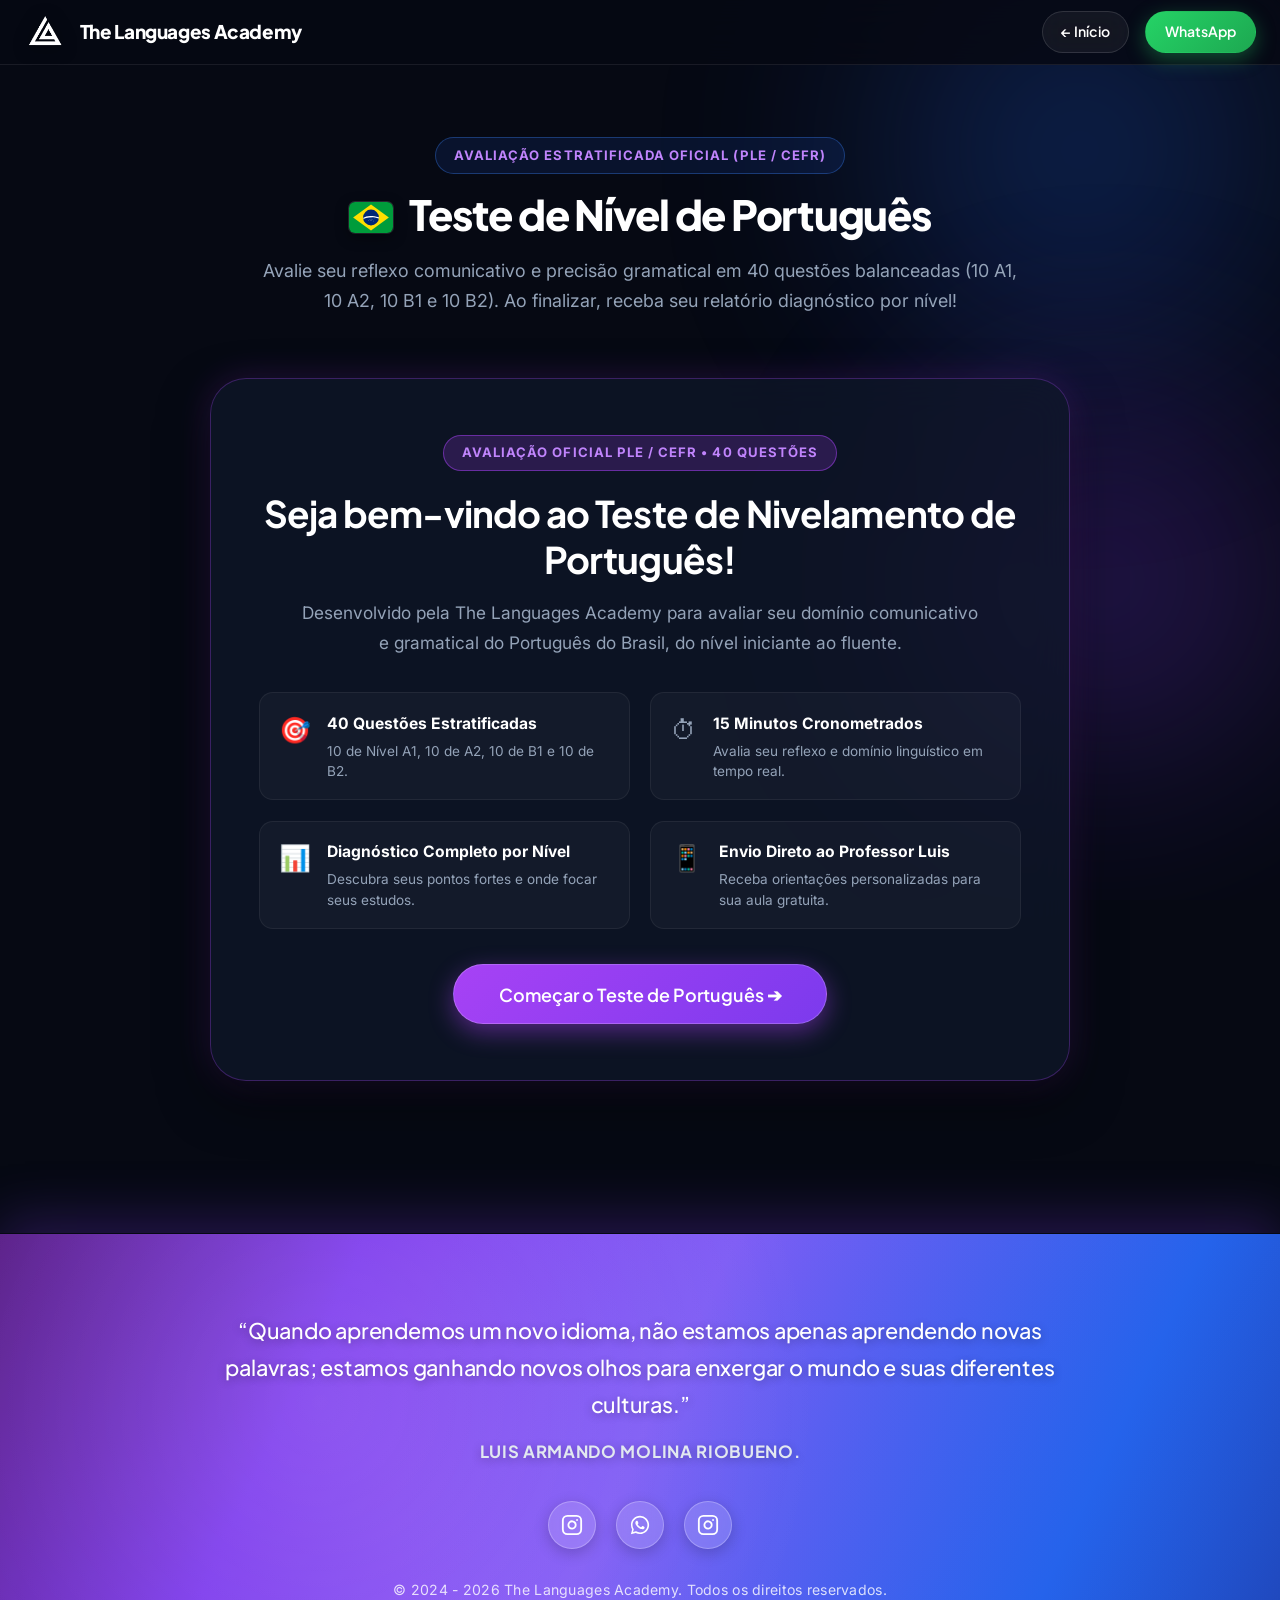
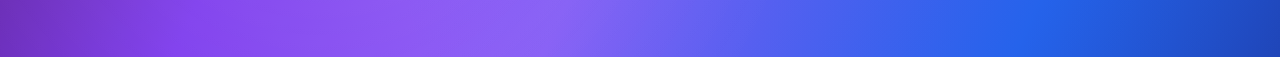
<file: test-portugues.html>
<!DOCTYPE html>
<html lang="pt-BR">
<head>
  <meta charset="UTF-8">
  <meta name="viewport" content="width=device-width, initial-scale=1.0">
  <title>Teste de Nivelamento de Português para Estrangeiros (40 Questões PLE/CEFR) | The Languages Academy</title>
  
  <meta name="description" content="Descubra seu nível exato de Português do Brasil (A1 a B2) com o teste de nivelamento estratificado de 40 questões da The Languages Academy. 15 minutos, diagnóstico por habilidade e feedback com o Professor Luis!">
  <meta property="og:title" content="Teste de Nível de Português para Estrangeiros | The Languages Academy">
  <meta property="og:description" content="Descubra seu nível de português com nosso teste diagnóstico oficial de 40 questões!">
  <meta property="og:image" content="assets/images/logo_banner.png">
  
  <link rel="icon" type="image/x-icon" href="favicon.ico">
  <meta name="theme-color" content="#060913">
  <link rel="stylesheet" href="css/styles.css?v=20261122">
</head>
<body style="min-height: 100vh; display: flex; flex-direction: column;">

  <!-- Ambient Cosmic Glowing Background Mesh (Blue & Purple) -->
  <div class="cosmic-mesh">
    <div class="glow-orb glow-blue"></div>
    <div class="glow-orb glow-purple"></div>
  </div>

  <!-- HEADER -->
  <header class="header-v2">
    <div class="container nav-container-v2">
      <a href="index.html" class="brand-v2">
        <img src="assets/images/logo-white.png" alt="Logo The Languages Academy" width="38" height="38">
        <span>The Languages Academy</span>
      </a>

      <div class="header-right-v2">
        <a href="index.html" class="btn-v2 btn-v2-glass" style="padding:0.5rem 1.1rem; font-size:0.88rem;">
          ← Início
        </a>
        <a href="https://wa.me/5554991863491" target="_blank" rel="noopener" class="btn-v2 btn-v2-whatsapp" style="padding:0.5rem 1.2rem; font-size:0.88rem;">
          WhatsApp
        </a>
      </div>
    </div>
  </header>

  <!-- INTRO & QUIZ CONTAINER -->
  <main style="padding: 4.5rem 0 6rem; flex-grow: 1; position: relative; z-index: 2;">
    <div class="container">
      <div class="section-header-v2">
        <span class="section-tag-v2">AVALIAÇÃO ESTRATIFICADA OFICIAL (PLE / CEFR)</span>
        <h1 class="section-title-v2"><img src="assets/images/flags/flag-br.svg" alt="Brasil" class="test-title-flag"> Teste de Nível de Português</h1>
        <p class="section-subtitle-v2">
          Avalie seu reflexo comunicativo e precisão gramatical em 40 questões balanceadas (10 A1, 10 A2, 10 B1 e 10 B2). Ao finalizar, receba seu relatório diagnóstico por nível!
        </p>
      </div>

      <!-- APP MOUNT POINT -->
      <div id="quizApp"></div>
    </div>
  </main>

  <!-- SIGNATURE FOOTER QUOTE BANNER -->
  <div class="footer-quote-banner">
    <div class="banner-wave-wrapper">
      <svg viewBox="0 0 1440 100" preserveAspectRatio="none" class="banner-wave-svg">
        <path d="M0,32 C360,95 820,0 1440,40 L1440,100 L0,100 Z"></path>
      </svg>
    </div>
    <div class="banner-inner container">
      <blockquote class="banner-quote-text">
        “Quando aprendemos um novo idioma, não estamos apenas aprendendo novas palavras; estamos ganhando novos olhos para enxergar o mundo e suas diferentes culturas.”
        <cite class="banner-author">Luis Armando Molina Riobueno.</cite>
      </blockquote>
      <div class="banner-social-row">
        <a href="https://www.instagram.com/luisdesarmando" target="_blank" rel="noopener" aria-label="Instagram do Professor Luis" class="social-icon-circle">
          <svg viewBox="0 0 24 24" width="22" height="22" fill="none" stroke="currentColor" stroke-width="2" stroke-linecap="round" stroke-linejoin="round"><rect x="2" y="2" width="20" height="20" rx="5" ry="5"></rect><path d="M16 11.37A4 4 0 1 1 12.63 8 4 4 0 0 1 16 11.37z"></path><line x1="17.5" y1="6.5" x2="17.51" y2="6.5"></line></svg>
        </a>
        <a href="https://wa.me/5554991863491" target="_blank" rel="noopener" aria-label="WhatsApp do Professor Luis" class="social-icon-circle">
          <svg viewBox="0 0 24 24" width="22" height="22" fill="currentColor"><path d="M12.04 2c-5.46 0-9.91 4.45-9.91 9.91 0 1.75.46 3.45 1.32 4.95L2.05 22l5.25-1.38c1.45.79 3.08 1.21 4.74 1.21 5.46 0 9.91-4.45 9.91-9.91 0-2.65-1.03-5.14-2.9-7.01A9.816 9.816 0 0 0 12.04 2zm0 18.09c-1.48 0-2.93-.4-4.2-1.15l-.3-.18-3.12.82.83-3.04-.2-.31a8.106 8.106 0 0 1-1.25-4.32c0-4.5 3.66-8.16 8.16-8.16 2.18 0 4.23.85 5.77 2.39 1.54 1.54 2.39 3.59 2.39 5.77 0 4.5-3.66 8.17-8.08 8.17zm4.47-6.1c-.25-.12-1.47-.72-1.7-.81-.23-.08-.39-.12-.56.12-.17.25-.64.81-.79.97-.14.17-.29.19-.53.07-.25-.12-1.05-.39-1.99-1.23-.74-.66-1.23-1.47-1.38-1.72-.14-.25-.02-.38.11-.5.11-.11.25-.29.37-.43.12-.14.17-.25.25-.41.08-.17.04-.31-.02-.43s-.56-1.34-.76-1.84c-.2-.48-.41-.42-.56-.43h-.48c-.17 0-.43.06-.66.31-.22.25-.86.84-.86 2.05s.88 2.38 1 2.55c.12.17 1.73 2.65 4.2 3.71.59.25 1.05.41 1.41.52.59.19 1.13.16 1.56.1.48-.07 1.47-.6 1.68-1.18.21-.58.21-1.07.15-1.18-.06-.11-.23-.18-.47-.3z"/></svg>
        </a>
        <a href="https://www.instagram.com/thelanguages_academy" target="_blank" rel="noopener" aria-label="Instagram The Languages Academy" class="social-icon-circle">
          <svg viewBox="0 0 24 24" width="22" height="22" fill="none" stroke="currentColor" stroke-width="2" stroke-linecap="round" stroke-linejoin="round"><rect x="2" y="2" width="20" height="20" rx="5" ry="5"></rect><path d="M16 11.37A4 4 0 1 1 12.63 8 4 4 0 0 1 16 11.37z"></path><line x1="17.5" y1="6.5" x2="17.51" y2="6.5"></line></svg>
        </a>
      </div>
      <div class="banner-copyright">
        &copy; 2024 - 2026 The Languages Academy. Todos os direitos reservados.
      </div>
    </div>
  </div>

  <script src="js/main.js"></script>
  <script src="js/quiz.js"></script>
  <script>
    document.addEventListener('DOMContentLoaded', () => {
      initQuiz('portugues');
    });
  </script>
</body>
</html>
</file>
<file: css/styles.css>
/* ========================================================
   THE LANGUAGES ACADEMY - VERSÃO 2.0 (LIVELUXE PARALLAX)
   Modern, Cinematic, High-Conversion Architecture
   ======================================================== */

@import url('https://fonts.googleapis.com/css2?family=Plus+Jakarta+Sans:ital,wght@0,300;0,400;0,500;0,600;0,700;0,800;1,400&family=Inter:wght@300;400;500;600;700&family=Cormorant+Garamond:ital,wght@0,600;0,700;1,400;1,600&display=swap');

:root {
  /* Dark Cosmic Palette */
  --bg-deep: #060913;
  --bg-canvas: #090E1D;
  --bg-card: rgba(15, 23, 42, 0.75);
  --bg-card-hover: rgba(22, 33, 62, 0.9);
  --bg-glass: rgba(255, 255, 255, 0.04);
  --bg-glass-strong: rgba(255, 255, 255, 0.08);

  /* Brand Accents - Signature Royal Purple & Electric Blue */
  --color-primary: #1D4ED8;
  --color-primary-light: #2563EB;
  --color-primary-glow: #60A5FA;
  
  --color-purple: #A742F5;
  --color-purple-dark: #7C3AED;
  --color-purple-light: #C084FC;
  --color-purple-glow: rgba(167, 66, 245, 0.45);

  --color-cyan: #818CF8;
  --color-cyan-glow: #C084FC;
  
  /* Remap coral to Royal Purple so all existing CTAs turn Purple */
  --color-coral: #A742F5;
  --color-coral-hover: #8A35D1;
  --color-amber: #F59E0B;
  --color-emerald: #10B981;

  /* Gradients */
  --gradient-brand: linear-gradient(135deg, #A742F5 0%, #2563EB 100%);
  --gradient-brand-reverse: linear-gradient(135deg, #2563EB 0%, #A742F5 100%);
  --gradient-purple: linear-gradient(135deg, #A742F5 0%, #7C3AED 100%);

  /* Text & Border */
  --text-white: #FFFFFF;
  --text-title: #F8FAFC;
  --text-body: #94A3B8;
  --text-muted: #64748B;
  --border-subtle: rgba(255, 255, 255, 0.08);
  --border-glow: rgba(167, 66, 245, 0.35);

  /* Fonts */
  --font-heading: 'Plus Jakarta Sans', sans-serif;
  --font-body: 'Inter', sans-serif;
  --font-serif: 'Cormorant Garamond', Georgia, serif;

  /* Shadows & Radius */
  --shadow-subtle: 0 4px 20px rgba(0, 0, 0, 0.25);
  --shadow-cinema: 0 20px 50px rgba(0, 0, 0, 0.6);
  --shadow-neon: 0 0 40px rgba(37, 99, 235, 0.35);
  --shadow-purple: 0 8px 30px rgba(167, 66, 245, 0.45);
  --shadow-coral: 0 8px 30px rgba(167, 66, 245, 0.45);

  --radius-sm: 10px;
  --radius-md: 18px;
  --radius-lg: 26px;
  --radius-xl: 36px;
  --radius-full: 9999px;

  --transition-fast: all 0.2s cubic-bezier(0.4, 0, 0.2, 1);
  --transition-smooth: all 0.35s cubic-bezier(0.16, 1, 0.3, 1);
}

*, *::before, *::after {
  box-sizing: border-box;
  margin: 0;
  padding: 0;
}

html {
  scroll-behavior: smooth;
  scroll-padding-top: 100px;
  background-color: var(--bg-deep);
  color: var(--text-body);
  width: 100%;
  max-width: 100vw;
  overflow-x: hidden;
  position: relative;
}

body {
  font-family: var(--font-body);
  background-color: var(--bg-deep);
  line-height: 1.65;
  width: 100%;
  max-width: 100vw;
  overflow-x: hidden;
  position: relative;
  -webkit-font-smoothing: antialiased;
}

/* Headings */
h1, h2, h3, h4, h5, h6 {
  font-family: var(--font-heading);
  color: var(--text-title);
  line-height: 1.2;
  font-weight: 700;
  letter-spacing: -0.025em;
}

a {
  color: inherit;
  text-decoration: none;
  transition: var(--transition-fast);
}

img, video {
  display: block;
  max-width: 100%;
}

.container {
  width: 100%;
  max-width: 1280px;
  margin: 0 auto;
  padding: 0 1.5rem;
}

/* ================= BACKGROUND GLOWS / MESH ================= */
.cosmic-mesh {
  position: fixed;
  top: 0;
  left: 0;
  width: 100vw;
  height: 100vh;
  max-width: 100vw;
  pointer-events: none;
  overflow: hidden;
  z-index: 0;
}

.glow-orb {
  position: absolute;
  border-radius: 50%;
  filter: blur(100px);
  opacity: 0.35;
  will-change: transform;
}

.glow-blue {
  width: 600px;
  height: 600px;
  background: radial-gradient(circle, #2563EB 0%, rgba(37, 99, 235, 0) 70%);
  top: -150px;
  right: -100px;
}

.glow-cyan {
  width: 500px;
  height: 500px;
  background: radial-gradient(circle, #06B6D4 0%, rgba(6, 182, 212, 0) 70%);
  top: 35%;
  left: -150px;
}

.glow-purple {
  width: 550px;
  height: 550px;
  background: radial-gradient(circle, #7C3AED 0%, rgba(124, 58, 237, 0) 70%);
  bottom: 5%;
  right: -100px;
}

/* ================= SECTION HEADINGS 2.0 ================= */
.section-header-v2 {
  text-align: center;
  max-width: 760px;
  margin: 0 auto 3.8rem;
  position: relative;
  z-index: 2;
}

.section-header-v2.text-left {
  text-align: left;
  margin: 0 0 2.2rem;
}

.section-tag-v2 {
  display: inline-flex;
  align-items: center;
  gap: 0.5rem;
  background: rgba(37, 99, 235, 0.12);
  border: 1px solid rgba(59, 130, 246, 0.35);
  color: var(--color-cyan-glow);
  font-size: 0.82rem;
  font-weight: 700;
  text-transform: uppercase;
  letter-spacing: 0.08em;
  padding: 0.42rem 1.15rem;
  border-radius: var(--radius-full);
  margin-bottom: 1rem;
}

.section-title-v2 {
  font-size: 2.6rem;
  font-weight: 800;
  letter-spacing: -0.03em;
  color: #FFFFFF;
  line-height: 1.2;
  margin-bottom: 1rem;
}

.section-subtitle-v2 {
  font-size: 1.12rem;
  color: var(--text-body);
  line-height: 1.7;
}

/* Explorer Right Column Visuals */
.explorer-visual-box {
  background: rgba(6, 9, 19, 0.6);
  border: 1px solid rgba(255, 255, 255, 0.1);
  border-radius: var(--radius-lg);
  padding: 2.2rem;
  display: flex;
  flex-direction: column;
  gap: 1.5rem;
}

.explorer-levels-grid {
  display: grid;
  grid-template-columns: repeat(3, 1fr);
  gap: 0.75rem;
}

.level-badge {
  background: rgba(255, 255, 255, 0.04);
  border: 1px solid rgba(255, 255, 255, 0.08);
  border-radius: 12px;
  padding: 0.75rem 0.6rem;
  text-align: center;
  transition: var(--transition-fast);
}

.level-badge:hover {
  background: rgba(37, 99, 235, 0.2);
  border-color: var(--color-primary-light);
  transform: translateY(-2px);
}

.level-code {
  display: block;
  font-family: var(--font-heading);
  font-weight: 800;
  font-size: 1.1rem;
  color: var(--color-cyan-glow);
}

.level-label {
  display: block;
  font-size: 0.75rem;
  color: #94A3B8;
  margin-top: 0.2rem;
}

/* ================= BUTTONS 2.0 ================= */
.btn-v2 {
  display: inline-flex;
  align-items: center;
  justify-content: center;
  gap: 0.65rem;
  font-family: var(--font-heading);
  font-weight: 600;
  font-size: 0.98rem;
  padding: 0.9rem 1.9rem;
  border-radius: var(--radius-full);
  cursor: pointer;
  transition: var(--transition-smooth);
  border: 1px solid transparent;
  white-space: nowrap;
  position: relative;
  overflow: hidden;
  outline: none;
}

.btn-v2-primary {
  background: linear-gradient(135deg, #2563EB 0%, #1D4ED8 100%);
  color: var(--text-white);
  box-shadow: 0 6px 20px rgba(37, 99, 235, 0.4);
  border-color: rgba(255, 255, 255, 0.15);
}

.btn-v2-primary:hover {
  background: linear-gradient(135deg, #3B82F6 0%, #2563EB 100%);
  transform: translateY(-3px) scale(1.02);
  box-shadow: 0 10px 30px rgba(37, 99, 235, 0.6);
}

.btn-v2-purple, .btn-v2-coral {
  background: linear-gradient(135deg, #A742F5 0%, #7C3AED 100%);
  color: var(--text-white);
  box-shadow: 0 8px 25px rgba(167, 66, 245, 0.45);
  border-color: rgba(255, 255, 255, 0.2);
}

.btn-v2-purple:hover, .btn-v2-coral:hover {
  background: linear-gradient(135deg, #B55CF8 0%, #8A35D1 100%);
  transform: translateY(-3px) scale(1.02);
  box-shadow: 0 12px 35px rgba(167, 66, 245, 0.65);
}

.btn-v2-glass {
  background: rgba(255, 255, 255, 0.06);
  backdrop-filter: blur(12px);
  color: var(--text-white);
  border-color: rgba(255, 255, 255, 0.12);
}

.btn-v2-glass:hover {
  background: rgba(255, 255, 255, 0.14);
  border-color: rgba(255, 255, 255, 0.25);
  transform: translateY(-2px);
}

.btn-v2-whatsapp {
  background: linear-gradient(135deg, #25D366 0%, #1DA851 100%);
  color: #FFFFFF;
  box-shadow: 0 6px 20px rgba(37, 211, 102, 0.35);
}

.btn-v2-whatsapp:hover {
  background: linear-gradient(135deg, #2EE070 0%, #25D366 100%);
  transform: translateY(-3px) scale(1.02);
  box-shadow: 0 10px 30px rgba(37, 211, 102, 0.5);
}

/* Button aliases for quiz and subpage widgets */
.btn {
  display: inline-flex;
  align-items: center;
  justify-content: center;
  gap: 0.65rem;
  font-family: var(--font-heading);
  font-weight: 600;
  font-size: 0.98rem;
  padding: 0.85rem 1.8rem;
  border-radius: var(--radius-full);
  cursor: pointer;
  transition: var(--transition-smooth);
  border: 1px solid transparent;
  white-space: nowrap;
  outline: none;
}

.btn-primary {
  background: linear-gradient(135deg, #2563EB 0%, #1D4ED8 100%);
  color: var(--text-white);
  box-shadow: 0 6px 20px rgba(37, 99, 235, 0.4);
}

.btn-primary:hover {
  background: linear-gradient(135deg, #3B82F6 0%, #2563EB 100%);
  transform: translateY(-2px);
  box-shadow: 0 10px 25px rgba(37, 99, 235, 0.5);
}

.btn-outline {
  background: #F1F5F9;
  border: 1px solid #CBD5E1;
  color: #1E293B;
}

.btn-outline:hover {
  background: #E2E8F0;
  border-color: #94A3B8;
  transform: translateY(-2px);
}

.btn-whatsapp {
  background: linear-gradient(135deg, #25D366 0%, #1DA851 100%);
  color: #FFFFFF;
  box-shadow: 0 6px 20px rgba(37, 211, 102, 0.35);
}

.btn-whatsapp:hover {
  background: linear-gradient(135deg, #2EE070 0%, #25D366 100%);
  transform: translateY(-2px);
  box-shadow: 0 10px 25px rgba(37, 211, 102, 0.5);
}

/* ================= COMPACT HEADER / NAVBAR 2.0 ================= */
.header-v2 {
  position: sticky;
  top: 0;
  z-index: 1000;
  background: rgba(6, 9, 19, 0.85);
  backdrop-filter: blur(20px);
  -webkit-backdrop-filter: blur(20px);
  border-bottom: 1px solid var(--border-subtle);
  transition: var(--transition-smooth);
}

.header-v2.scrolled {
  background: rgba(6, 9, 19, 0.96);
  box-shadow: 0 10px 30px rgba(0, 0, 0, 0.6);
  border-bottom-color: rgba(59, 130, 246, 0.25);
}

.nav-container-v2 {
  display: flex;
  align-items: center;
  justify-content: space-between;
  height: 64px;
}

.brand-v2 {
  display: flex;
  align-items: center;
  gap: 0.85rem;
  font-family: var(--font-heading);
  font-weight: 800;
  font-size: 1.18rem;
  color: var(--text-white);
  letter-spacing: -0.02em;
}

.brand-v2 img {
  height: 38px;
  width: auto;
  object-fit: contain;
  filter: drop-shadow(0 2px 8px rgba(0, 0, 0, 0.5));
}

.header-right-v2 {
  display: flex;
  align-items: center;
  gap: 1rem;
  position: relative;
}

/* Dropdown Menu Trigger */
.nav-dropdown-wrapper {
  position: relative;
}

.nav-menu-btn-v2 {
  background: rgba(255, 255, 255, 0.06);
  border: 1px solid rgba(255, 255, 255, 0.14);
  border-radius: var(--radius-full);
  padding: 0.52rem 1.15rem;
  color: #FFFFFF;
  font-family: var(--font-heading);
  font-weight: 600;
  font-size: 0.92rem;
  display: flex;
  align-items: center;
  gap: 0.6rem;
  cursor: pointer;
  transition: var(--transition-fast);
  outline: none;
}

.nav-menu-btn-v2:hover, .nav-menu-btn-v2.active {
  background: rgba(255, 255, 255, 0.14);
  border-color: var(--color-cyan-glow);
  box-shadow: 0 0 15px rgba(6, 182, 212, 0.3);
}

.nav-menu-btn-v2 .menu-icon-bars {
  display: flex;
  flex-direction: column;
  gap: 3.5px;
  width: 16px;
}

.nav-menu-btn-v2 .menu-icon-bars span {
  display: block;
  height: 2px;
  background-color: var(--color-cyan-glow);
  border-radius: 2px;
  transition: var(--transition-fast);
}

.nav-menu-btn-v2 .chevron-icon {
  color: #94A3B8;
  transition: transform 0.25s ease;
}

.nav-menu-btn-v2.active .chevron-icon {
  transform: rotate(180deg);
  color: #FFFFFF;
}

/* Glassmorphism Floating Dropdown Panel */
.nav-dropdown-panel-v2 {
  position: absolute;
  top: calc(100% + 14px);
  right: 0;
  width: 520px;
  max-width: 92vw;
  background: rgba(11, 19, 43, 0.96);
  backdrop-filter: blur(24px);
  -webkit-backdrop-filter: blur(24px);
  border: 1px solid rgba(59, 130, 246, 0.35);
  border-radius: var(--radius-xl);
  box-shadow: 0 25px 60px rgba(0, 0, 0, 0.75), 0 0 35px rgba(37, 99, 235, 0.25);
  padding: 1.8rem;
  opacity: 0;
  visibility: hidden;
  pointer-events: none;
  transform: translateY(12px) scale(0.97);
  transition: all 0.25s cubic-bezier(0.16, 1, 0.3, 1);
  z-index: 1000;
}

.nav-dropdown-panel-v2.open {
  opacity: 1;
  visibility: visible;
  pointer-events: auto;
  transform: translateY(0) scale(1);
}

.dropdown-panel-grid {
  display: grid;
  grid-template-columns: 1fr 1fr;
  gap: 1.8rem;
}

.dropdown-panel-col {
  display: flex;
  flex-direction: column;
}

.dropdown-col-title {
  font-size: 0.72rem;
  text-transform: uppercase;
  letter-spacing: 0.08em;
  color: var(--color-cyan-glow);
  font-weight: 700;
  margin-bottom: 0.75rem;
  display: block;
}

.dropdown-links-list {
  list-style: none;
  display: flex;
  flex-direction: column;
  gap: 0.3rem;
}

.dropdown-item-link {
  display: flex;
  align-items: center;
  gap: 0.65rem;
  padding: 0.55rem 0.75rem;
  border-radius: 10px;
  color: #CBD5E1;
  font-size: 0.92rem;
  font-weight: 500;
  transition: var(--transition-fast);
}

.dropdown-item-link:hover {
  background: rgba(37, 99, 235, 0.2);
  color: #FFFFFF;
  transform: translateX(4px);
}

.dropdown-item-link .nav-icon {
  font-size: 1.05rem;
  flex-shrink: 0;
}

.dropdown-panel-footer {
  margin-top: 1.3rem;
  padding-top: 1.1rem;
  border-top: 1px solid rgba(255, 255, 255, 0.08);
}

.nav-quick-cta {
  padding: 0.52rem 1.3rem;
  font-size: 0.9rem;
}

/* Hide any legacy mobile drawer */
.mobile-drawer-v2 {
  display: none !important;
}

/* ================= PARALLAX HERO SECTION 2.0 ================= */
.hero-v2 {
  position: relative;
  min-height: 92vh;
  display: flex;
  align-items: center;
  padding: 5.5rem 0 4rem;
  overflow: hidden;
}

.hero-v2-grid {
  display: grid;
  grid-template-columns: 1.15fr 0.85fr;
  align-items: center;
  gap: 4rem;
  position: relative;
  z-index: 2;
}

/* Floating Parallax Badges */
.parallax-badge {
  position: absolute;
  z-index: 3;
  background: rgba(15, 23, 42, 0.75);
  backdrop-filter: blur(14px);
  border: 1px solid rgba(255, 255, 255, 0.12);
  padding: 0.65rem 1.1rem;
  border-radius: var(--radius-full);
  display: flex;
  align-items: center;
  gap: 0.65rem;
  box-shadow: 0 10px 25px rgba(0, 0, 0, 0.4);
  font-size: 0.88rem;
  font-weight: 600;
  color: #F8FAFC;
  pointer-events: none;
}

.badge-top-right {
  top: -20px;
  right: -25px;
  border-color: rgba(6, 182, 212, 0.4);
}

.badge-bottom-left {
  bottom: -20px;
  left: -30px;
  border-color: rgba(245, 158, 11, 0.4);
}

.hero-v2-content {
  display: flex;
  flex-direction: column;
  gap: 1.6rem;
}

.pill-glow-tag {
  display: inline-flex;
  align-items: center;
  gap: 0.65rem;
  background: rgba(37, 99, 235, 0.12);
  border: 1px solid rgba(59, 130, 246, 0.35);
  color: #93C5FD;
  font-size: 0.88rem;
  font-weight: 600;
  padding: 0.45rem 1.2rem;
  border-radius: var(--radius-full);
  width: fit-content;
}

.radar-dot {
  width: 9px;
  height: 9px;
  border-radius: 50%;
  background-color: var(--color-cyan);
  position: relative;
}

.radar-dot::after {
  content: '';
  position: absolute;
  inset: -4px;
  border-radius: 50%;
  background-color: rgba(6, 182, 212, 0.6);
  animation: radarPing 2s cubic-bezier(0, 0, 0.2, 1) infinite;
}

.hero-v2-title {
  font-size: 3.6rem;
  font-weight: 800;
  letter-spacing: -0.035em;
  color: #FFFFFF;
  line-height: 1.12;
}

.gradient-shimmer {
  background: linear-gradient(135deg, #FFFFFF 0%, #C084FC 50%, #60A5FA 100%);
  -webkit-background-clip: text;
  -webkit-text-fill-color: transparent;
}

.hero-v2-description {
  font-size: 1.2rem;
  color: #94A3B8;
  line-height: 1.7;
  max-width: 600px;
}

.hero-v2-actions {
  display: flex;
  flex-wrap: wrap;
  gap: 1.1rem;
  margin-top: 0.5rem;
}

/* Stats Counter Grid */
.hero-stats-row {
  display: grid;
  grid-template-columns: repeat(3, 1fr);
  gap: 1.5rem;
  padding-top: 2rem;
  border-top: 1px solid var(--border-subtle);
  margin-top: 1rem;
}

.stat-box h4 {
  font-size: 1.75rem;
  font-weight: 800;
  color: #FFFFFF;
  display: flex;
  align-items: baseline;
  gap: 0.15rem;
}

.stat-box p {
  font-size: 0.82rem;
  color: var(--text-muted);
  font-weight: 500;
  margin-top: 0.2rem;
}

/* Hero Cinema Video Wrapper */
.hero-cinema-wrapper {
  position: relative;
  border-radius: var(--radius-xl);
  overflow: hidden;
  background: #020617;
  box-shadow: var(--shadow-cinema);
  border: 1px solid rgba(255, 255, 255, 0.15);
}

.ambient-glow-layer {
  position: absolute;
  inset: -15px;
  background: radial-gradient(circle, rgba(37, 99, 235, 0.45) 0%, rgba(6, 182, 212, 0.2) 60%, transparent 80%);
  filter: blur(45px);
  z-index: 1;
  pointer-events: none;
  opacity: 0.5;
  transition: opacity 0.5s ease;
}

.hero-cinema-wrapper video {
  width: 100%;
  aspect-ratio: 1 / 1;
  object-fit: cover;
  position: relative;
  z-index: 2;
  border-radius: calc(var(--radius-xl) - 2px);
}

.cinema-overlay {
  position: absolute;
  inset: 0;
  background: rgba(6, 9, 19, 0.4);
  z-index: 3;
  display: flex;
  flex-direction: column;
  align-items: center;
  justify-content: center;
  gap: 1rem;
  cursor: pointer;
  transition: var(--transition-smooth);
}

.cinema-overlay:hover {
  background: rgba(6, 9, 19, 0.2);
}

.cinema-overlay.hidden {
  opacity: 0;
  pointer-events: none;
}

.play-aura-button {
  width: 72px;
  height: 72px;
  border-radius: 50%;
  background: linear-gradient(135deg, #FFFFFF 0%, #E2E8F0 100%);
  display: flex;
  align-items: center;
  justify-content: center;
  color: var(--color-primary);
  box-shadow: 0 0 35px rgba(255, 255, 255, 0.45);
  transition: var(--transition-smooth);
}

.cinema-overlay:hover .play-aura-button {
  transform: scale(1.12);
  box-shadow: 0 0 50px rgba(59, 130, 246, 0.7);
}

.play-aura-button svg {
  margin-left: 4px;
}

/* ================= INTERACTIVE LANGUAGE EXPLORER ================= */
.explorer-section {
  position: relative;
  padding: 5rem 0 6rem;
  background: linear-gradient(180deg, var(--bg-deep) 0%, #0A1024 100%);
  border-top: 1px solid var(--border-subtle);
  border-bottom: 1px solid var(--border-subtle);
}

.explorer-tabs-nav {
  display: flex;
  align-items: center;
  justify-content: center;
  gap: 1rem;
  margin-bottom: 3rem;
  flex-wrap: wrap;
}

.lang-tab-btn {
  background: rgba(255, 255, 255, 0.05);
  border: 1px solid rgba(255, 255, 255, 0.1);
  padding: 0.85rem 1.8rem;
  border-radius: var(--radius-full);
  color: #CBD5E1;
  font-family: var(--font-heading);
  font-weight: 600;
  font-size: 1rem;
  cursor: pointer;
  display: flex;
  align-items: center;
  gap: 0.65rem;
  transition: var(--transition-smooth);
}

.lang-tab-btn:hover {
  background: rgba(255, 255, 255, 0.1);
  color: #FFFFFF;
  border-color: rgba(255, 255, 255, 0.25);
}

.lang-tab-btn.active {
  background: linear-gradient(135deg, rgba(167, 66, 245, 0.35) 0%, rgba(37, 99, 235, 0.25) 100%);
  border-color: var(--color-purple);
  color: #FFFFFF;
  box-shadow: 0 0 25px rgba(167, 66, 245, 0.4);
}

.lang-tab-panel {
  display: none;
  animation: fadeIn 0.4s ease-out forwards;
}

.lang-tab-panel.active {
  display: block;
}

.explorer-showcase-card {
  background: rgba(15, 23, 42, 0.7);
  backdrop-filter: blur(20px);
  border-radius: var(--radius-xl);
  border: 1px solid rgba(255, 255, 255, 0.1);
  padding: 3.5rem;
  display: grid;
  grid-template-columns: 1.1fr 0.9fr;
  align-items: center;
  gap: 3.5rem;
  box-shadow: var(--shadow-cinema);
}

.explorer-features-list {
  list-style: none;
  display: flex;
  flex-direction: column;
  gap: 1.1rem;
  margin: 1.8rem 0;
}

.explorer-features-list li {
  display: flex;
  align-items: flex-start;
  gap: 0.85rem;
  font-size: 1.02rem;
  color: #E2E8F0;
}

.explorer-features-list svg {
  color: var(--color-cyan);
  flex-shrink: 0;
  margin-top: 0.25rem;
}

/* ================= 3 PILLARS / METHODOLOGY 2.0 ================= */
.pillars-section {
  position: relative;
  padding: 6.5rem 0;
}

.pillars-grid-v2 {
  display: grid;
  grid-template-columns: repeat(3, 1fr);
  gap: 2.2rem;
}

.pillar-card-v2 {
  background: rgba(15, 23, 42, 0.6);
  backdrop-filter: blur(16px);
  border: 1px solid rgba(255, 255, 255, 0.08);
  border-radius: var(--radius-lg);
  padding: 2.8rem 2.2rem;
  transition: var(--transition-smooth);
  position: relative;
  overflow: hidden;
  display: flex;
  flex-direction: column;
}

.pillar-card-v2::before {
  content: '';
  position: absolute;
  top: 0;
  left: 0;
  right: 0;
  height: 3px;
  background: linear-gradient(90deg, transparent, var(--color-primary-light), transparent);
  opacity: 0;
  transition: var(--transition-smooth);
}

.pillar-card-v2:hover {
  border-color: rgba(59, 130, 246, 0.4);
  box-shadow: 0 15px 40px rgba(0, 0, 0, 0.5), 0 0 30px rgba(37, 99, 235, 0.2);
}

.pillar-card-v2:hover::before {
  opacity: 1;
}

.pillar-icon-box {
  width: 64px;
  height: 64px;
  border-radius: 18px;
  display: flex;
  align-items: center;
  justify-content: center;
  margin-bottom: 1.8rem;
  color: #FFFFFF;
}

.icon-gradient-blue {
  background: linear-gradient(135deg, #2563EB 0%, #1D4ED8 100%);
  box-shadow: 0 8px 25px rgba(37, 99, 235, 0.4);
}

.icon-gradient-cyan, .icon-gradient-purple {
  background: linear-gradient(135deg, #A742F5 0%, #7C3AED 100%);
  box-shadow: 0 8px 25px rgba(167, 66, 245, 0.4);
}

.icon-gradient-coral {
  background: linear-gradient(135deg, #8B5CF6 0%, #6366F1 100%);
  box-shadow: 0 8px 25px rgba(139, 92, 246, 0.4);
}

.pillar-card-v2 h3 {
  font-size: 1.4rem;
  margin-bottom: 0.9rem;
  color: #FFFFFF;
}

.pillar-card-v2 p {
  color: #94A3B8;
  font-size: 1rem;
  line-height: 1.7;
}

/* ================= ABOUT TEACHER: EDITORIAL SHOWCASE ================= */
.about-section-v2 {
  position: relative;
  padding: 6.5rem 0;
  background: radial-gradient(circle at 10% 50%, rgba(37, 99, 235, 0.08) 0%, transparent 50%),
              linear-gradient(180deg, #090E1D 0%, #060913 100%);
  border-top: 1px solid var(--border-subtle);
  border-bottom: 1px solid var(--border-subtle);
}

.about-editorial-grid {
  display: grid;
  grid-template-columns: 1fr 1fr;
  align-items: center;
  gap: 4.5rem;
}

/* Floating Dual Photos Parallax */
.about-parallax-stage {
  position: relative;
  padding: 2rem 0;
}

.dual-photo-wrapper {
  position: relative;
  display: grid;
  grid-template-columns: 1fr 1fr;
  gap: 1.5rem;
}

.photo-card-v2 {
  position: relative;
  border-radius: var(--radius-lg);
  overflow: hidden;
  box-shadow: var(--shadow-cinema);
  border: 1px solid rgba(255, 255, 255, 0.15);
  background: #0B132B;
}

.photo-card-v2 img {
  width: 100%;
  height: 420px;
  object-fit: cover;
  transition: transform 0.6s ease;
}

.photo-card-v2:hover img {
  transform: scale(1.04);
}

.photo-tag-chip {
  position: absolute;
  bottom: 14px;
  left: 14px;
  right: 14px;
  background: rgba(6, 9, 19, 0.88);
  backdrop-filter: blur(10px);
  color: #FFFFFF;
  padding: 0.55rem 0.85rem;
  border-radius: var(--radius-sm);
  font-size: 0.82rem;
  font-weight: 600;
  text-align: center;
  border: 1px solid rgba(255, 255, 255, 0.1);
}

.floating-crest-badge {
  position: absolute;
  top: -15px;
  left: 50%;
  transform: translateX(-50%);
  background: rgba(15, 23, 42, 0.95);
  backdrop-filter: blur(16px);
  border: 1px solid var(--color-cyan);
  padding: 0.65rem 1.4rem;
  border-radius: var(--radius-full);
  display: flex;
  align-items: center;
  gap: 0.6rem;
  color: #FFFFFF;
  font-weight: 700;
  font-size: 0.88rem;
  box-shadow: 0 10px 25px rgba(0, 0, 0, 0.5);
  white-space: nowrap;
  z-index: 5;
}

/* Story-Pills for Quick Mobile Readability (Reels/Stories style) */
.about-story-pills {
  display: flex;
  flex-direction: column;
  gap: 0.75rem;
  margin: 1.1rem 0 1.3rem;
}

.story-pill-item {
  display: flex;
  align-items: flex-start;
  gap: 0.85rem;
  background: rgba(255, 255, 255, 0.03);
  border: 1px solid rgba(255, 255, 255, 0.08);
  padding: 0.8rem 1.1rem;
  border-radius: 12px;
  font-size: 0.94rem;
  color: #CBD5E1;
  line-height: 1.5;
  transition: transform 0.2s ease, border-color 0.2s ease, background 0.2s ease;
}

.story-pill-item:hover {
  border-color: rgba(167, 66, 245, 0.4);
  background: rgba(167, 66, 245, 0.06);
  transform: translateX(4px);
}

.story-pill-item strong {
  color: #FFFFFF;
}

.story-pill-icon {
  font-size: 1.25rem;
  line-height: 1;
  flex-shrink: 0;
  margin-top: 2px;
}

/* Quote 2.0 */
.luxury-quote-box {
  margin: 2rem 0;
  background: rgba(255, 255, 255, 0.03);
  border-left: 3px solid var(--color-cyan);
  border-radius: 0 18px 18px 0;
  padding: 1.5rem 1.8rem;
  border-top: 1px solid var(--border-subtle);
  border-right: 1px solid var(--border-subtle);
  border-bottom: 1px solid var(--border-subtle);
}

.luxury-quote-box blockquote {
  font-family: var(--font-serif);
  font-size: 1.35rem;
  font-style: italic;
  color: #F8FAFC;
  line-height: 1.55;
}

.luxury-quote-box cite {
  display: block;
  font-family: var(--font-heading);
  font-weight: 700;
  font-style: normal;
  font-size: 0.88rem;
  color: var(--color-cyan-glow);
  margin-top: 0.75rem;
  letter-spacing: 0.04em;
  text-transform: uppercase;
}

.credentials-grid-v2 {
  display: grid;
  grid-template-columns: 1fr 1fr;
  gap: 1.25rem;
  margin: 2rem 0;
}

.cred-box {
  background: rgba(255, 255, 255, 0.04);
  border: 1px solid var(--border-subtle);
  padding: 1.1rem 1.3rem;
  border-radius: var(--radius-md);
  display: flex;
  align-items: center;
  gap: 0.9rem;
}

.cred-box svg {
  color: var(--color-primary-light);
  flex-shrink: 0;
}

.cred-text h5 {
  font-size: 0.95rem;
  color: #FFFFFF;
}

.cred-text p {
  font-size: 0.82rem;
  color: var(--text-muted);
}

/* ================= VIDEO CINEMA LOUNGE (REAL VIDEOS) ================= */
.cinema-section {
  position: relative;
  padding: 6.5rem 0;
  background: #060913;
}

.cinema-grid-v2 {
  display: grid;
  grid-template-columns: repeat(3, 1fr);
  gap: 2.2rem;
}

.cinema-video-card {
  background: rgba(15, 23, 42, 0.65);
  backdrop-filter: blur(16px);
  border-radius: var(--radius-xl);
  overflow: hidden;
  border: 1px solid rgba(255, 255, 255, 0.1);
  box-shadow: var(--shadow-subtle);
  transition: var(--transition-smooth);
  display: flex;
  flex-direction: column;
}

.cinema-video-card:hover {
  transform: translateY(-8px);
  border-color: rgba(6, 182, 212, 0.4);
  box-shadow: 0 20px 45px rgba(0, 0, 0, 0.6), 0 0 30px rgba(6, 182, 212, 0.2);
}

.video-frame-container {
  position: relative;
  width: 100%;
  aspect-ratio: 9 / 16;
  max-height: 420px;
  background: #000000;
}

.video-frame-container video {
  width: 100%;
  height: 100%;
  object-fit: cover;
}

.cinema-card-info {
  padding: 1.8rem;
  flex-grow: 1;
  display: flex;
  flex-direction: column;
  justify-content: space-between;
}

.student-meta {
  display: flex;
  align-items: center;
  justify-content: space-between;
  margin-bottom: 0.8rem;
}

.student-meta h4 {
  font-size: 1.25rem;
  color: #FFFFFF;
}

.stars-rating {
  color: var(--color-amber);
  font-size: 0.95rem;
}

.student-quote-v2 {
  font-size: 0.95rem;
  color: #CBD5E1;
  line-height: 1.6;
  font-style: italic;
}

/* ================= QUIZZES HUB 2.0 ================= */
.quizzes-hub-section {
  position: relative;
  padding: 6.5rem 0;
  background: linear-gradient(180deg, #090E1D 0%, #060913 100%);
  border-top: 1px solid var(--border-subtle);
  border-bottom: 1px solid var(--border-subtle);
}

.quiz-cards-grid-v2 {
  display: grid;
  grid-template-columns: repeat(3, 1fr);
  gap: 2.2rem;
}

.quiz-card-v2 {
  background: rgba(15, 23, 42, 0.65);
  backdrop-filter: blur(16px);
  border: 1px solid var(--border-subtle);
  border-radius: var(--radius-lg);
  padding: 2.8rem 2.2rem;
  text-align: center;
  display: flex;
  flex-direction: column;
  align-items: center;
  transition: var(--transition-smooth);
}

.quiz-card-v2:hover {
  transform: translateY(-6px);
  border-color: var(--color-primary-light);
  box-shadow: 0 15px 40px rgba(0, 0, 0, 0.4), 0 0 25px rgba(37, 99, 235, 0.25);
}

.quiz-flag-v2 {
  font-size: 3.5rem;
  margin-bottom: 1rem;
}

.quiz-card-v2 h3 {
  font-size: 1.35rem;
  color: #FFFFFF;
  margin-bottom: 0.6rem;
}

.quiz-card-v2 p {
  color: #94A3B8;
  font-size: 0.95rem;
  margin-bottom: 1.8rem;
  flex-grow: 1;
}

/* ================= LUXURY PRICING DECK 2.0 ================= */
.pricing-section-v2 {
  position: relative;
  padding: 6.5rem 0;
}

.pricing-deck-grid {
  display: grid;
  grid-template-columns: repeat(4, 1fr);
  gap: 1.8rem;
  align-items: stretch;
}

.pricing-card-v2 {
  background: rgba(15, 23, 42, 0.65);
  backdrop-filter: blur(16px);
  border-radius: var(--radius-xl);
  padding: 2.6rem 2rem;
  border: 1px solid var(--border-subtle);
  display: flex;
  flex-direction: column;
  transition: var(--transition-smooth);
  position: relative;
}

.pricing-card-v2:hover {
  transform: translateY(-6px);
  box-shadow: var(--shadow-cinema);
}

.pricing-card-v2.featured-deck {
  background: linear-gradient(180deg, rgba(124, 58, 237, 0.25) 0%, rgba(15, 23, 42, 0.9) 100%);
  border: 2px solid var(--color-purple);
  box-shadow: 0 15px 40px rgba(0, 0, 0, 0.6), 0 0 35px rgba(167, 66, 245, 0.45);
}

.deck-badge-popular {
  position: absolute;
  top: -14px;
  left: 50%;
  transform: translateX(-50%);
  background: linear-gradient(135deg, #A742F5 0%, #7C3AED 100%);
  color: #FFFFFF;
  font-size: 0.75rem;
  font-weight: 700;
  text-transform: uppercase;
  letter-spacing: 0.06em;
  padding: 0.4rem 1.1rem;
  border-radius: var(--radius-full);
  box-shadow: 0 6px 20px rgba(167, 66, 245, 0.45);
  white-space: nowrap;
}

.deck-plan-name {
  font-size: 1.3rem;
  color: #FFFFFF;
  margin-bottom: 0.5rem;
}

.deck-hours-tag {
  display: inline-block;
  background: rgba(37, 99, 235, 0.2);
  color: #93C5FD;
  font-weight: 600;
  font-size: 0.85rem;
  padding: 0.3rem 0.8rem;
  border-radius: 8px;
  margin-bottom: 1.4rem;
  width: fit-content;
}

.deck-price-box {
  display: flex;
  align-items: baseline;
  gap: 0.3rem;
  margin-bottom: 1.8rem;
}

.deck-currency {
  font-size: 1.1rem;
  color: #93C5FD;
  font-weight: 600;
}

.deck-amount {
  font-size: 2.7rem;
  font-weight: 800;
  color: #FFFFFF;
}

.deck-period {
  font-size: 0.9rem;
  color: var(--text-muted);
}


.deck-hourly-badge {
  display: inline-block;
  font-size: 0.82rem;
  color: #94A3B8;
  background: rgba(255, 255, 255, 0.04);
  border: 1px solid rgba(255, 255, 255, 0.08);
  padding: 0.25rem 0.75rem;
  border-radius: 999px;
  margin-top: -1.1rem;
  margin-bottom: 1.5rem;
  font-weight: 500;
  align-self: flex-start;
}

.deck-hourly-badge.highlight {
  color: #93C5FD;
  background: rgba(37, 99, 235, 0.15);
  border-color: rgba(37, 99, 235, 0.35);
  font-weight: 600;
}

.deck-features-list {
  list-style: none;
  display: flex;
  flex-direction: column;
  gap: 0.95rem;
  margin-bottom: 2.2rem;
  flex-grow: 1;
}

.deck-features-list li {
  display: flex;
  align-items: flex-start;
  gap: 0.65rem;
  font-size: 0.94rem;
  color: #CBD5E1;
}

.deck-features-list svg {
  color: var(--color-emerald);
  flex-shrink: 0;
  margin-top: 0.2rem;
}

/* ================= FAQ 2.0 ================= */
.faq-section-v2 {
  position: relative;
  padding: 6.5rem 0;
  background: #090E1D;
}

.faq-container-v2 {
  max-width: 820px;
  margin: 0 auto;
  display: flex;
  flex-direction: column;
  gap: 1.1rem;
}

.faq-item-v2 {
  background: rgba(15, 23, 42, 0.6);
  backdrop-filter: blur(12px);
  border: 1px solid var(--border-subtle);
  border-radius: var(--radius-md);
  overflow: hidden;
  transition: var(--transition-fast);
}

.faq-item-v2.active {
  border-color: rgba(59, 130, 246, 0.4);
  box-shadow: 0 10px 25px rgba(0, 0, 0, 0.3);
}

.faq-question-v2 {
  width: 100%;
  padding: 1.4rem 1.8rem;
  display: flex;
  align-items: center;
  justify-content: space-between;
  gap: 1rem;
  background: none;
  border: none;
  cursor: pointer;
  text-align: left;
  font-family: var(--font-heading);
  font-size: 1.08rem;
  font-weight: 600;
  color: #F8FAFC;
}

.faq-icon-v2 {
  width: 28px;
  height: 28px;
  border-radius: 50%;
  background: rgba(255, 255, 255, 0.08);
  color: #CBD5E1;
  display: flex;
  align-items: center;
  justify-content: center;
  flex-shrink: 0;
  transition: var(--transition-smooth);
}

.faq-item-v2.active .faq-icon-v2 {
  transform: rotate(180deg);
  background: var(--color-primary-light);
  color: #FFFFFF;
}

.faq-answer-v2 {
  max-height: 0;
  overflow: hidden;
  transition: max-height 0.35s ease-out;
  padding: 0 1.8rem;
  color: #94A3B8;
  font-size: 0.98rem;
  line-height: 1.7;
}

.faq-item-v2.active .faq-answer-v2 {
  padding-bottom: 1.6rem;
}

/* ================= CONTACT 2.0 ================= */
.contact-section-v2 {
  position: relative;
  padding: 6.5rem 0;
}

.contact-grid-v2 {
  display: grid;
  grid-template-columns: 1fr 1fr;
  gap: 3.5rem;
  align-items: stretch;
}

.contact-info-card-v2 {
  background: linear-gradient(135deg, rgba(30, 58, 138, 0.3) 0%, rgba(15, 23, 42, 0.95) 100%);
  border: 1px solid rgba(59, 130, 246, 0.3);
  border-radius: var(--radius-xl);
  padding: 3.5rem 3rem;
  display: flex;
  flex-direction: column;
  justify-content: space-between;
  box-shadow: var(--shadow-cinema);
}

.contact-info-card-v2 h3 {
  font-size: 2.1rem;
  color: #FFFFFF;
  margin-bottom: 1rem;
}

.contact-info-card-v2 p {
  color: #CBD5E1;
  font-size: 1.1rem;
  margin-bottom: 2rem;
}

.contact-channels-v2 {
  display: flex;
  flex-direction: column;
  gap: 1.5rem;
  margin-bottom: 2.5rem;
}

.channel-item-v2 {
  display: flex;
  align-items: center;
  gap: 1.1rem;
  font-size: 1.05rem;
  color: #F1F5F9;
}

.channel-item-v2 svg {
  color: var(--color-cyan);
  flex-shrink: 0;
}

.contact-form-card-v2 {
  background: rgba(15, 23, 42, 0.7);
  backdrop-filter: blur(16px);
  border: 1px solid var(--border-subtle);
  border-radius: var(--radius-xl);
  padding: 3.2rem 2.8rem;
  box-shadow: var(--shadow-cinema);
}

.form-group-v2 {
  margin-bottom: 1.35rem;
}

.form-row-v2 {
  display: grid;
  grid-template-columns: 1fr 1fr;
  gap: 1rem;
}

.form-group-v2 label {
  display: block;
  font-size: 0.9rem;
  font-weight: 600;
  color: #CBD5E1;
  margin-bottom: 0.45rem;
}

.form-control-v2 {
  width: 100%;
  padding: 0.9rem 1.1rem;
  border-radius: 12px;
  background: rgba(255, 255, 255, 0.05);
  border: 1px solid rgba(255, 255, 255, 0.12);
  color: #FFFFFF;
  font-family: var(--font-body);
  font-size: 0.98rem;
  transition: var(--transition-fast);
}

.form-control-v2:focus {
  outline: none;
  background: rgba(255, 255, 255, 0.08);
  border-color: var(--color-primary-light);
  box-shadow: 0 0 0 3px rgba(37, 99, 235, 0.25);
}

select.form-control-v2 option {
  background: #0B132B;
  color: #FFFFFF;
}

textarea.form-control-v2 {
  min-height: 130px;
  resize: vertical;
}

/* ================= FLOATING WHATSAPP 2.0 ================= */
.whatsapp-radar-btn {
  position: fixed;
  bottom: 30px;
  right: 30px;
  z-index: 999;
  width: 64px;
  height: 64px;
  border-radius: 50%;
  background: #25D366;
  color: #FFFFFF;
  display: flex;
  align-items: center;
  justify-content: center;
  box-shadow: 0 8px 25px rgba(37, 211, 102, 0.45);
  transition: var(--transition-smooth);
}

.whatsapp-radar-btn:hover {
  transform: scale(1.1);
  box-shadow: 0 12px 35px rgba(37, 211, 102, 0.6);
}

.whatsapp-radar-btn::before,
.whatsapp-radar-btn::after {
  content: '';
  position: absolute;
  inset: -6px;
  border-radius: 50%;
  border: 2px solid #25D366;
  opacity: 0.8;
  animation: radarWave 2.4s cubic-bezier(0.1, 0.8, 0.3, 1) infinite;
  pointer-events: none;
}

.whatsapp-radar-btn::after {
  animation-delay: 1.2s;
}

.whatsapp-radar-tooltip {
  position: absolute;
  right: 80px;
  background: rgba(15, 23, 42, 0.95);
  backdrop-filter: blur(10px);
  border: 1px solid rgba(255, 255, 255, 0.15);
  color: #FFFFFF;
  font-size: 0.85rem;
  font-weight: 600;
  padding: 0.45rem 0.9rem;
  border-radius: 8px;
  white-space: nowrap;
  pointer-events: none;
  opacity: 0;
  transform: translateX(10px);
  transition: var(--transition-fast);
}

.whatsapp-radar-btn:hover .whatsapp-radar-tooltip {
  opacity: 1;
  transform: translateX(0);
}

/* ================= FOOTER 2.0 ================= */
.footer-v2 {
  background: #04060D;
  border-top: 1px solid var(--border-subtle);
  padding: 5rem 0 2.5rem;
  color: #94A3B8;
}

.footer-v2-grid {
  display: grid;
  grid-template-columns: 1.6fr 1fr 1fr 1fr;
  gap: 3.5rem;
  margin-bottom: 3.5rem;
}

.footer-v2-brand h3 {
  font-size: 1.35rem;
  color: #FFFFFF;
}

.footer-v2-brand p {
  font-size: 0.95rem;
  line-height: 1.7;
  max-width: 340px;
  margin-top: 0.8rem;
}

.footer-v2-col h4 {
  font-size: 1.05rem;
  color: #FFFFFF;
  margin-bottom: 1.4rem;
}

.footer-v2-links {
  list-style: none;
  display: flex;
  flex-direction: column;
  gap: 0.85rem;
}

.footer-v2-links li a {
  font-size: 0.94rem;
  color: #94A3B8;
}

.footer-v2-links li a:hover {
  color: var(--color-cyan-glow);
  padding-left: 5px;
}

.footer-v2-bottom {
  padding-top: 2rem;
  border-top: 1px solid var(--border-subtle);
  display: flex;
  align-items: center;
  justify-content: space-between;
  flex-wrap: wrap;
  gap: 1rem;
  font-size: 0.88rem;
}

/* ================= MODAL 2.0 ================= */
.modal-overlay {
  position: fixed;
  inset: 0;
  background: rgba(4, 6, 13, 0.85);
  backdrop-filter: blur(12px);
  display: flex;
  align-items: center;
  justify-content: center;
  z-index: 1000;
  opacity: 0;
  visibility: hidden;
  transition: var(--transition-smooth);
  padding: 1.5rem;
}

.modal-overlay.active {
  opacity: 1;
  visibility: visible;
}

.modal-card-v2 {
  background: #0B132B;
  border: 1px solid rgba(59, 130, 246, 0.35);
  border-radius: var(--radius-xl);
  width: 100%;
  max-width: 560px;
  padding: 2.8rem 2.4rem;
  box-shadow: 0 25px 60px rgba(0, 0, 0, 0.7);
  transform: scale(0.92);
  transition: var(--transition-smooth);
  position: relative;
  max-height: 90vh;
  overflow-y: auto;
  color: #FFFFFF;
}

.modal-overlay.active .modal-card-v2 {
  transform: scale(1);
}

.modal-close-v2 {
  position: absolute;
  top: 1.4rem;
  right: 1.4rem;
  background: rgba(255, 255, 255, 0.08);
  border: none;
  border-radius: 50%;
  width: 38px;
  height: 38px;
  display: flex;
  align-items: center;
  justify-content: center;
  cursor: pointer;
  color: #CBD5E1;
  transition: var(--transition-fast);
}

.modal-close-v2:hover {
  background: rgba(255, 255, 255, 0.2);
  color: #FFFFFF;
}

/* ================= SCROLL REVEALS & ANIMATIONS ================= */
.reveal {
  opacity: 0;
  transform: translateY(35px);
  transition: opacity 0.8s cubic-bezier(0.16, 1, 0.3, 1), transform 0.8s cubic-bezier(0.16, 1, 0.3, 1);
  will-change: opacity, transform;
}

.reveal.revealed {
  opacity: 1;
  transform: translateY(0);
}

.delay-1 { transition-delay: 0.15s; }
.delay-2 { transition-delay: 0.3s; }
.delay-3 { transition-delay: 0.45s; }

@keyframes radarPing {
  0% { transform: scale(1); opacity: 0.8; }
  100% { transform: scale(2.6); opacity: 0; }
}

@keyframes radarWave {
  0% { transform: scale(1); opacity: 0.8; }
  100% { transform: scale(1.6); opacity: 0; }
}

@keyframes fadeIn {
  from { opacity: 0; transform: translateY(12px); }
  to { opacity: 1; transform: translateY(0); }
}

/* ================= RESPONSIVE ================= */
@media (max-width: 1024px) {
  .hero-v2-grid, .explorer-showcase-card, .about-editorial-grid, .contact-grid-v2 {
    grid-template-columns: 1fr;
    gap: 3.5rem;
  }

  .pillars-grid-v2, .cinema-grid-v2, .quiz-cards-grid-v2 {
    grid-template-columns: 1fr;
  }

  .pricing-deck-grid {
    grid-template-columns: repeat(2, 1fr);
  }

  .hero-v2-title {
    font-size: 2.9rem;
  }

  .hero-stats-row {
    grid-template-columns: repeat(3, 1fr);
  }

  .footer-v2-grid {
    grid-template-columns: 1fr 1fr;
  }
}



/* ================= SIGNATURE FOOTER QUOTE BANNER ================= */
.footer-quote-banner {
  position: relative;
  width: 100%;
  background: linear-gradient(115deg, #581C87 0%, #7C3AED 25%, #8B5CF6 50%, #2563EB 82%, #1E40AF 100%);
  color: #FFFFFF;
  padding: 5rem 1.5rem 3.5rem;
  text-align: center;
  overflow: hidden;
  margin-top: 3.5rem;
  box-shadow: 0 -15px 50px rgba(124, 58, 237, 0.25);
}

.footer-quote-banner::before {
  content: '';
  position: absolute;
  inset: 0;
  background: radial-gradient(circle at 25% 40%, rgba(255, 255, 255, 0.12), transparent 50%),
              radial-gradient(circle at 80% 60%, rgba(37, 99, 235, 0.3), transparent 60%);
  pointer-events: none;
}

.banner-wave-wrapper {
  position: absolute;
  top: 0;
  left: 0;
  width: 100%;
  overflow: hidden;
  line-height: 0;
  transform: translateY(-98%);
}

.banner-wave-svg {
  position: relative;
  display: block;
  width: calc(100% + 1.3px);
  height: 55px;
  fill: #060913;
}

.banner-inner {
  position: relative;
  z-index: 2;
  max-width: 920px;
  margin: 0 auto;
}

.banner-quote-text {
  font-family: var(--font-heading);
  font-size: 1.35rem;
  font-weight: 500;
  line-height: 1.7;
  color: #FFFFFF;
  margin: 0 auto 1.8rem;
  text-shadow: 0 2px 10px rgba(0, 0, 0, 0.3);
  letter-spacing: -0.01em;
}

.banner-author {
  display: block;
  font-size: 1.05rem;
  font-weight: 700;
  color: #E2E8F0;
  margin-top: 0.9rem;
  font-style: normal;
  letter-spacing: 0.04em;
  text-transform: uppercase;
}

.banner-social-row {
  display: flex;
  justify-content: center;
  align-items: center;
  gap: 1.25rem;
  margin: 2.2rem 0 1.8rem;
}

.social-icon-circle {
  display: inline-flex;
  align-items: center;
  justify-content: center;
  width: 48px;
  height: 48px;
  border-radius: 50%;
  background: rgba(255, 255, 255, 0.15);
  backdrop-filter: blur(8px);
  border: 1px solid rgba(255, 255, 255, 0.25);
  color: #FFFFFF;
  transition: var(--transition-smooth);
  box-shadow: 0 4px 15px rgba(0, 0, 0, 0.2);
}

.social-icon-circle:hover {
  background: #FFFFFF;
  color: #7C3AED;
  transform: translateY(-4px) scale(1.1);
  box-shadow: 0 8px 25px rgba(255, 255, 255, 0.4);
}

.social-icon-circle svg {
  width: 22px;
  height: 22px;
}

.banner-copyright {
  font-size: 0.88rem;
  color: rgba(255, 255, 255, 0.8);
  letter-spacing: 0.02em;
}

/* ================= DIAGNOSTIC PLACEMENT TEST ENGINE UI ================= */
.quiz-welcome-card {
  background: rgba(15, 23, 42, 0.75);
  backdrop-filter: blur(20px);
  border: 1px solid rgba(167, 66, 245, 0.3);
  border-radius: var(--radius-xl);
  padding: 3.5rem 3rem;
  max-width: 860px;
  margin: 0 auto;
  box-shadow: 0 20px 50px rgba(0, 0, 0, 0.5), 0 0 35px rgba(167, 66, 245, 0.2);
  text-align: center;
}

.quiz-welcome-badge {
  display: inline-block;
  padding: 0.4rem 1.1rem;
  border-radius: var(--radius-full);
  background: rgba(167, 66, 245, 0.2);
  border: 1px solid rgba(167, 66, 245, 0.5);
  color: #C084FC;
  font-size: 0.82rem;
  font-weight: 700;
  letter-spacing: 0.08em;
  margin-bottom: 1.2rem;
}

.quiz-welcome-title {
  font-size: 2.3rem;
  color: #FFFFFF;
  margin-bottom: 1rem;
  line-height: 1.25;
}

.quiz-welcome-desc {
  font-size: 1.08rem;
  color: #94A3B8;
  max-width: 680px;
  margin: 0 auto 2.2rem;
  line-height: 1.7;
}

.quiz-features-grid {
  display: grid;
  grid-template-columns: 1fr 1fr;
  gap: 1.3rem;
  text-align: left;
  margin: 2.2rem 0;
}

.quiz-feature-item {
  display: flex;
  gap: 1rem;
  align-items: flex-start;
  background: rgba(255, 255, 255, 0.03);
  border: 1px solid rgba(255, 255, 255, 0.06);
  border-radius: 14px;
  padding: 1.1rem 1.2rem;
  transition: var(--transition-fast);
}

.quiz-feature-item:hover {
  background: rgba(167, 66, 245, 0.08);
  border-color: rgba(167, 66, 245, 0.3);
}

.quiz-feature-icon {
  font-size: 1.6rem;
  flex-shrink: 0;
  margin-top: -2px;
}

.quiz-feature-item strong {
  display: block;
  color: #FFFFFF;
  font-size: 0.98rem;
  margin-bottom: 0.25rem;
}

.quiz-feature-item p {
  font-size: 0.85rem;
  color: #94A3B8;
  line-height: 1.5;
  margin: 0;
}

/* Integrated Countdown Timer */
.quiz-timer-badge {
  display: inline-flex;
  align-items: center;
  gap: 0.45rem;
  background: linear-gradient(135deg, #A742F5 0%, #7C3AED 100%);
  color: #FFFFFF;
  font-family: var(--font-heading);
  font-weight: 700;
  font-size: 0.95rem;
  padding: 0.35rem 0.95rem;
  border-radius: var(--radius-full);
  box-shadow: 0 4px 15px rgba(167, 66, 245, 0.4);
  border: 1px solid rgba(255, 255, 255, 0.25);
  letter-spacing: 0.04em;
  transition: var(--transition-smooth);
  white-space: nowrap;
  flex-shrink: 0;
}

.timer-warning {
  background: linear-gradient(135deg, #EF4444 0%, #DC2626 100%) !important;
  box-shadow: 0 0 30px rgba(239, 68, 68, 0.7) !important;
  animation: pulseTimer 1s infinite alternate;
}

@keyframes pulseTimer {
  0% { transform: scale(1); }
  100% { transform: scale(1.08); }
}

/* Active Quiz Card */
.quiz-runner-container {
  background: rgba(15, 23, 42, 0.75);
  backdrop-filter: blur(20px);
  border: 1px solid rgba(255, 255, 255, 0.1);
  border-radius: var(--radius-xl);
  padding: 2.8rem 2.6rem;
  max-width: 860px;
  margin: 0 auto;
  box-shadow: var(--shadow-cinema);
  position: relative;
}

.quiz-runner-header {
  margin-bottom: 2rem;
}

.quiz-progress-meta {
  display: flex;
  justify-content: space-between;
  align-items: center;
  margin-bottom: 0.85rem;
  gap: 0.65rem;
}

.quiz-progress-left {
  display: flex;
  align-items: center;
  gap: 0.65rem;
  flex-wrap: wrap;
}

.quiz-active-hidden {
  display: none !important;
}

.matrix-toggle-btn {
  width: 100%;
  display: flex;
  align-items: center;
  justify-content: space-between;
  padding: 0.65rem 0.95rem;
  background: rgba(255, 255, 255, 0.04);
  border: 1px solid rgba(255, 255, 255, 0.08);
  border-radius: 12px;
  color: #94A3B8;
  font-size: 0.84rem;
  font-weight: 600;
  cursor: pointer;
  transition: var(--transition-fast);
  font-family: inherit;
}

.matrix-toggle-btn:hover {
  background: rgba(255, 255, 255, 0.08);
  color: #FFFFFF;
}

.quiz-level-pill {
  display: inline-block;
  padding: 0.3rem 0.9rem;
  border-radius: var(--radius-full);
  background: rgba(167, 66, 245, 0.2);
  border: 1px solid rgba(167, 66, 245, 0.4);
  color: #C084FC;
  font-size: 0.8rem;
  font-weight: 700;
}

.quiz-progress-track {
  height: 8px;
  border-radius: 9999px;
  background: rgba(255, 255, 255, 0.08);
  overflow: hidden;
}

.quiz-progress-bar {
  height: 100%;
  background: linear-gradient(90deg, #A742F5 0%, #2563EB 100%);
  border-radius: 9999px;
  transition: width 0.3s ease;
}

.quiz-question-box {
  background: rgba(30, 41, 59, 0.5);
  border-left: 4px solid #A742F5;
  border-radius: 0 16px 16px 0;
  padding: 2rem 2.2rem;
  margin-bottom: 2.2rem;
}

.quiz-q-title {
  display: flex;
  gap: 1.1rem;
  align-items: flex-start;
  margin-bottom: 1.8rem;
}

.quiz-q-num {
  font-family: var(--font-heading);
  font-weight: 800;
  font-size: 1.25rem;
  color: #A742F5;
  flex-shrink: 0;
}

.quiz-q-text {
  font-size: 1.25rem;
  font-weight: 600;
  color: #FFFFFF;
  line-height: 1.6;
}

.quiz-options-list {
  display: flex;
  flex-direction: column;
  gap: 0.9rem;
}

.quiz-option-card {
  display: flex;
  align-items: center;
  gap: 1.1rem;
  padding: 1.05rem 1.3rem;
  background: rgba(255, 255, 255, 0.04);
  border: 1px solid rgba(255, 255, 255, 0.09);
  border-radius: 12px;
  cursor: pointer;
  transition: var(--transition-fast);
}

.quiz-option-card:hover {
  background: rgba(167, 66, 245, 0.12);
  border-color: rgba(167, 66, 245, 0.4);
  transform: translateX(4px);
}

.quiz-option-card.selected {
  background: rgba(167, 66, 245, 0.22);
  border-color: #A742F5;
  box-shadow: 0 0 20px rgba(167, 66, 245, 0.3);
}

.option-bubble {
  width: 32px;
  height: 32px;
  border-radius: 50%;
  display: inline-flex;
  align-items: center;
  justify-content: center;
  font-weight: 700;
  font-size: 0.92rem;
  background: rgba(255, 255, 255, 0.08);
  color: #E2E8F0;
  flex-shrink: 0;
  transition: var(--transition-fast);
}

.quiz-option-card.selected .option-bubble {
  background: #A742F5;
  color: #FFFFFF;
}

.option-label {
  font-size: 1.02rem;
  color: #F1F5F9;
  font-weight: 500;
}

.quiz-nav-row {
  display: flex;
  justify-content: space-between;
  align-items: center;
  margin-bottom: 2rem;
}

.quiz-matrix-wrap {
  border-top: 1px solid rgba(255, 255, 255, 0.08);
  padding-top: 1.5rem;
}

.matrix-label {
  font-size: 0.85rem;
  color: #94A3B8;
  margin-bottom: 0.85rem;
}

.quiz-matrix-grid {
  display: flex;
  flex-wrap: wrap;
  gap: 0.45rem;
}

.matrix-dot {
  width: 34px;
  height: 34px;
  border-radius: 8px;
  background: rgba(255, 255, 255, 0.05);
  border: 1px solid rgba(255, 255, 255, 0.1);
  color: #94A3B8;
  font-size: 0.8rem;
  font-weight: 600;
  cursor: pointer;
  transition: var(--transition-fast);
  display: inline-flex;
  align-items: center;
  justify-content: center;
}

.matrix-dot:hover {
  border-color: #A742F5;
  color: #FFFFFF;
}

.matrix-dot.answered {
  background: rgba(167, 66, 245, 0.25);
  border-color: #A742F5;
  color: #FFFFFF;
}

.matrix-dot.active {
  border: 2px solid #2563EB;
  box-shadow: 0 0 10px rgba(37, 99, 235, 0.5);
}

/* Results Card & Dashboard */
.quiz-results-card {
  background: rgba(15, 23, 42, 0.8);
  backdrop-filter: blur(20px);
  border: 1px solid rgba(167, 66, 245, 0.35);
  border-radius: var(--radius-xl);
  padding: 3.5rem 3rem;
  max-width: 920px;
  margin: 0 auto;
  box-shadow: var(--shadow-cinema), 0 0 45px rgba(167, 66, 245, 0.25);
}

.results-header {
  text-align: center;
  margin-bottom: 2.8rem;
}

.results-tag {
  display: inline-block;
  padding: 0.4rem 1.1rem;
  border-radius: var(--radius-full);
  background: rgba(16, 185, 129, 0.15);
  border: 1px solid rgba(16, 185, 129, 0.4);
  color: #34D399;
  font-size: 0.82rem;
  font-weight: 700;
  letter-spacing: 0.08em;
  margin-bottom: 1rem;
}

.results-title {
  font-size: 2.3rem;
  color: #FFFFFF;
  margin-bottom: 0.65rem;
}

.results-subtitle {
  font-size: 1.05rem;
  color: #94A3B8;
  max-width: 660px;
  margin: 0 auto;
}

.results-overview-grid {
  display: grid;
  grid-template-columns: 280px 1fr;
  gap: 2.2rem;
  align-items: center;
  background: rgba(255, 255, 255, 0.03);
  border: 1px solid rgba(255, 255, 255, 0.08);
  border-radius: 20px;
  padding: 2.2rem;
  margin-bottom: 2.8rem;
}

.overview-score-box {
  text-align: center;
  border-right: 1px solid rgba(255, 255, 255, 0.08);
  padding-right: 2rem;
}

.score-circle {
  display: inline-flex;
  align-items: baseline;
  justify-content: center;
  gap: 0.3rem;
  margin-bottom: 0.65rem;
}

.score-number {
  font-family: var(--font-heading);
  font-size: 4.2rem;
  font-weight: 800;
  color: #FFFFFF;
  line-height: 1;
}

.score-max {
  font-size: 1.4rem;
  color: #94A3B8;
  font-weight: 600;
}

.score-label {
  font-size: 0.92rem;
  color: #CBD5E1;
  font-weight: 500;
}

.level-badge-cefr {
  display: inline-block;
  padding: 0.35rem 1rem;
  border-radius: var(--radius-full);
  background: linear-gradient(135deg, #A742F5 0%, #2563EB 100%);
  color: #FFFFFF;
  font-size: 0.85rem;
  font-weight: 800;
  letter-spacing: 0.06em;
  margin-bottom: 0.75rem;
}

.level-name {
  font-size: 1.65rem;
  color: #FFFFFF;
  margin-bottom: 0.5rem;
}

.level-desc {
  font-size: 0.98rem;
  color: #94A3B8;
  line-height: 1.6;
}

.diagnostic-breakdown-section {
  margin-bottom: 2.8rem;
}

.breakdown-title {
  font-size: 1.25rem;
  color: #FFFFFF;
  margin-bottom: 1.4rem;
  font-weight: 700;
}

.breakdown-grid {
  display: grid;
  grid-template-columns: repeat(4, 1fr);
  gap: 1.1rem;
}

.breakdown-card {
  background: rgba(255, 255, 255, 0.03);
  border: 1px solid rgba(255, 255, 255, 0.07);
  border-radius: 14px;
  padding: 1.3rem 1.1rem;
  transition: var(--transition-fast);
}

.breakdown-card:hover {
  border-color: rgba(167, 66, 245, 0.3);
  transform: translateY(-2px);
}

.breakdown-head {
  display: flex;
  justify-content: space-between;
  align-items: center;
  margin-bottom: 0.85rem;
}

.breakdown-lvl {
  font-weight: 700;
  font-size: 0.95rem;
  color: #FFFFFF;
}

.breakdown-badge {
  font-size: 0.7rem;
  font-weight: 700;
  padding: 0.2rem 0.55rem;
  border-radius: 9999px;
}

.status-high {
  background: rgba(16, 185, 129, 0.2);
  color: #34D399;
}

.status-med {
  background: rgba(245, 158, 11, 0.2);
  color: #FBBF24;
}

.status-low {
  background: rgba(239, 68, 68, 0.2);
  color: #F87171;
}

.breakdown-score {
  font-family: var(--font-heading);
  font-size: 1.8rem;
  font-weight: 800;
  color: #FFFFFF;
  line-height: 1;
  margin-bottom: 0.65rem;
}

.breakdown-track {
  height: 6px;
  background: rgba(255, 255, 255, 0.08);
  border-radius: 9999px;
  overflow: hidden;
  margin-bottom: 0.85rem;
}

.breakdown-bar {
  height: 100%;
  background: linear-gradient(90deg, #A742F5 0%, #2563EB 100%);
  border-radius: 9999px;
}

.breakdown-desc {
  font-size: 0.78rem;
  color: #94A3B8;
  line-height: 1.45;
  margin: 0;
}

.pedagogical-advice-box {
  background: linear-gradient(135deg, rgba(124, 58, 237, 0.15) 0%, rgba(37, 99, 235, 0.1) 100%);
  border: 1px solid rgba(167, 66, 245, 0.3);
  border-radius: 18px;
  padding: 2.2rem;
}

.results-actions-row {
  display: flex;
  flex-wrap: wrap;
  gap: 1rem;
  align-items: center;
}

@media (max-width: 860px) {
  .quiz-features-grid {
    grid-template-columns: 1fr;
  }
  .results-overview-grid {
    grid-template-columns: 1fr;
    text-align: center;
  }
  .overview-score-box {
    border-right: none;
    border-bottom: 1px solid rgba(255, 255, 255, 0.08);
    padding-right: 0;
    padding-bottom: 1.5rem;
  }
  .breakdown-grid {
    grid-template-columns: 1fr 1fr;
  }
  /* quiz-timer-badge is now integrated into header */
}

@media (max-width: 540px) {
  .breakdown-grid {
    grid-template-columns: 1fr;
  }
  .quiz-runner-container, .quiz-welcome-card, .quiz-results-card {
    padding: 2rem 1.25rem;
  }
  .quiz-q-title {
    flex-direction: column;
    gap: 0.5rem;
  }
}

/* ================= QUIZ PICKER MODAL ================= */
.quiz-picker-card {
  max-width: 640px !important;
  width: 92% !important;
  padding: 3rem 2.4rem !important;
}

.quiz-picker-options-grid {
  display: flex;
  flex-direction: column;
  gap: 1rem;
}

.quiz-picker-item {
  display: flex;
  align-items: center;
  gap: 1.25rem;
  padding: 1.25rem 1.4rem;
  background: rgba(255, 255, 255, 0.04);
  border: 1px solid rgba(255, 255, 255, 0.1);
  border-radius: 16px;
  text-decoration: none;
  transition: var(--transition-fast);
}

.quiz-picker-item:hover {
  background: rgba(167, 66, 245, 0.15);
  border-color: #A742F5;
  transform: translateY(-2px);
  box-shadow: 0 8px 25px rgba(167, 66, 245, 0.35);
}

.picker-item-flag {
  font-size: 2.2rem;
  flex-shrink: 0;
  line-height: 1;
}

.picker-item-info {
  flex-grow: 1;
}

.picker-item-info h4 {
  font-size: 1.15rem;
  color: #FFFFFF;
  margin-bottom: 0.25rem;
  font-weight: 700;
}

.picker-item-info p {
  font-size: 0.85rem;
  color: #94A3B8;
  margin: 0;
  line-height: 1.4;
}

.picker-item-arrow {
  font-size: 1.35rem;
  color: #A742F5;
  font-weight: 700;
  transition: transform 0.2s ease;
}

.quiz-picker-item:hover .picker-item-arrow {
  transform: translateX(5px);
  color: #C084FC;
}

/* ================= TRILINGUAL SHOWCASE BANNER ================= */
.trilingual-showcase-banner {
  position: relative;
  max-width: 1060px;
  margin: 0 auto 3rem auto;
  border-radius: 24px;
  padding: 1px;
  background: linear-gradient(135deg, rgba(167, 66, 245, 0.45) 0%, rgba(37, 99, 235, 0.35) 50%, rgba(245, 158, 11, 0.35) 100%);
  box-shadow: 0 25px 55px rgba(0, 0, 0, 0.65), 0 0 35px rgba(167, 66, 245, 0.18);
  transition: transform 0.35s ease, box-shadow 0.35s ease;
}

.trilingual-showcase-banner:hover {
  box-shadow: 0 30px 65px rgba(0, 0, 0, 0.75), 0 0 50px rgba(167, 66, 245, 0.28);
}

.trilingual-image-wrapper {
  position: relative;
  border-radius: 23px;
  overflow: hidden;
  background: #080D1C;
}

.trilingual-banner-img {
  width: 100%;
  height: auto;
  aspect-ratio: 16 / 7.6;
  object-fit: cover;
  display: block;
  transition: transform 0.6s cubic-bezier(0.2, 0.8, 0.2, 1);
}

.trilingual-showcase-banner:hover .trilingual-banner-img {
  transform: scale(1.02);
}

.trilingual-banner-overlay {
  position: absolute;
  inset: 0;
  display: flex;
  align-items: flex-end;
  background: linear-gradient(180deg, rgba(6, 9, 19, 0) 30%, rgba(6, 9, 19, 0.75) 75%, rgba(6, 9, 19, 0.95) 100%);
  padding: 2.2rem 2.5rem;
  pointer-events: none;
}

.trilingual-banner-content {
  position: relative;
  z-index: 2;
  max-width: 780px;
}

.trilingual-pill {
  display: inline-flex;
  align-items: center;
  gap: 0.5rem;
  background: rgba(15, 23, 42, 0.8);
  backdrop-filter: blur(12px);
  -webkit-backdrop-filter: blur(12px);
  border: 1px solid rgba(255, 255, 255, 0.2);
  color: #E2E8F0;
  font-size: 0.78rem;
  font-weight: 700;
  letter-spacing: 0.08em;
  padding: 0.4rem 1rem;
  border-radius: 9999px;
  margin-bottom: 0.65rem;
}

.trilingual-headline {
  color: #FFFFFF;
  font-family: var(--font-heading);
  font-size: 1.65rem;
  font-weight: 800;
  letter-spacing: -0.02em;
  line-height: 1.25;
  margin-bottom: 0.35rem;
  text-shadow: 0 2px 14px rgba(0, 0, 0, 0.8);
}

.trilingual-subline {
  color: #CBD5E1;
  font-size: 0.98rem;
  line-height: 1.45;
  margin: 0;
  text-shadow: 0 1px 8px rgba(0, 0, 0, 0.8);
}


/* ================= ENHANCED QUIZ CARDS WITH VECTOR FLAGS & FEATURES ================= */
.quiz-flag-v2 {
  display: flex;
  align-items: center;
  justify-content: center;
  margin-bottom: 1.25rem;
}

.quiz-flag-img {
  width: 72px;
  height: 52px;
  border-radius: 12px;
  object-fit: cover;
  box-shadow: 0 8px 24px rgba(0, 0, 0, 0.5), 0 0 0 1px rgba(255, 255, 255, 0.15);
  transition: transform 0.3s cubic-bezier(0.2, 0.8, 0.2, 1), box-shadow 0.3s ease;
}

.quiz-card-v2:hover .quiz-flag-img {
  transform: scale(1.08) translateY(-2px);
  box-shadow: 0 14px 30px rgba(0, 0, 0, 0.65), 0 0 25px rgba(56, 189, 248, 0.35);
}

.quiz-pill-badge {
  display: inline-block;
  background: rgba(255, 255, 255, 0.06);
  border: 1px solid rgba(255, 255, 255, 0.12);
  color: #94A3B8;
  font-size: 0.76rem;
  font-weight: 700;
  letter-spacing: 0.04em;
  padding: 0.35rem 0.95rem;
  border-radius: 9999px;
  margin-bottom: 1.4rem;
}

.quiz-features-list {
  list-style: none;
  padding: 0;
  margin: 0 0 2rem 0;
  text-align: left;
  display: flex;
  flex-direction: column;
  gap: 0.85rem;
  width: 100%;
  flex-grow: 1;
}

.quiz-features-list li {
  display: flex;
  align-items: flex-start;
  gap: 0.75rem;
  font-size: 0.9rem;
  color: #CBD5E1;
  line-height: 1.45;
}

.quiz-feature-check {
  display: inline-flex;
  align-items: center;
  justify-content: center;
  width: 20px;
  height: 20px;
  min-width: 20px;
  border-radius: 50%;
  background: rgba(16, 185, 129, 0.16);
  border: 1px solid #10B981;
  color: #10B981;
  font-size: 0.72rem;
  font-weight: 800;
  margin-top: 1px;
}

.picker-flag-img {
  width: 38px;
  height: 28px;
  border-radius: 6px;
  object-fit: cover;
  box-shadow: 0 4px 12px rgba(0, 0, 0, 0.4);
}
/* ================= COMPACT VECTOR FLAGS FOR TABS, NAV & FOOTER ================= */
.nav-flag-img {
  width: 22px;
  height: 16px;
  border-radius: 3px;
  object-fit: cover;
  box-shadow: 0 2px 6px rgba(0, 0, 0, 0.45);
  display: inline-block;
  vertical-align: middle;
}

.tab-flag-img {
  width: 26px;
  height: 18px;
  border-radius: 4px;
  object-fit: cover;
  box-shadow: 0 2px 8px rgba(0, 0, 0, 0.45);
  display: inline-block;
  vertical-align: middle;
  margin-right: 0.35rem;
}

.footer-flag-img {
  width: 20px;
  height: 14px;
  border-radius: 3px;
  object-fit: cover;
  box-shadow: 0 2px 5px rgba(0, 0, 0, 0.4);
  display: inline-block;
  vertical-align: middle;
  margin-right: 0.45rem;
}
/* ================= PRICING GUARANTEE BANNER & STUDENT TAGS ================= */
.pricing-guarantee-banner {
  max-width: 1080px;
  margin: 3.5rem auto 0 auto;
  background: rgba(15, 23, 42, 0.7);
  backdrop-filter: blur(16px);
  -webkit-backdrop-filter: blur(16px);
  border: 1px solid rgba(255, 255, 255, 0.12);
  border-radius: var(--radius-lg);
  padding: 1.6rem 2.2rem;
  display: flex;
  align-items: center;
  gap: 1.8rem;
  box-shadow: 0 15px 35px rgba(0, 0, 0, 0.4);
}

.guarantee-badge {
  width: 52px;
  height: 52px;
  min-width: 52px;
  border-radius: 50%;
  background: rgba(16, 185, 129, 0.15);
  border: 1px solid #10B981;
  color: #10B981;
  display: flex;
  align-items: center;
  justify-content: center;
}

.guarantee-content {
  flex-grow: 1;
}

.guarantee-content h4 {
  color: #FFFFFF;
  font-size: 1.15rem;
  font-weight: 700;
  margin-bottom: 0.35rem;
}

.guarantee-content p {
  color: #94A3B8;
  font-size: 0.92rem;
  line-height: 1.5;
  margin: 0;
}

.student-lang-tag {
  display: inline-flex;
  align-items: center;
  gap: 0.45rem;
  background: rgba(255, 255, 255, 0.06);
  border: 1px solid rgba(255, 255, 255, 0.1);
  color: #CBD5E1;
  font-size: 0.78rem;
  font-weight: 600;
  padding: 0.25rem 0.65rem;
  border-radius: 6px;
  margin-left: 0.6rem;
}



/* ================= TEST PAGE TITLE FLAGS & INLINE FLAGS ================= */
.test-title-flag {
  width: 44px;
  height: 31px;
  border-radius: 6px;
  object-fit: cover;
  box-shadow: 0 4px 14px rgba(0, 0, 0, 0.45), 0 0 0 1px rgba(255, 255, 255, 0.15);
  display: inline-block;
  vertical-align: middle;
  margin-right: 0.65rem;
  margin-top: -4px;
}

.quiz-inline-flag {
  width: 24px;
  height: 17px;
  border-radius: 4px;
  object-fit: cover;
  box-shadow: 0 2px 6px rgba(0, 0, 0, 0.35);
  display: inline-block;
  vertical-align: middle;
  margin-right: 0.45rem;
  margin-top: -2px;
}





/* ========================================================
   MASTER RESPONSIVE STYLESHEET (MOBILE & TABLET)
   The Languages Academy - Proportional, Structured & Elegant
   ======================================================== */

@media (max-width: 768px) {
  /* Strict Viewport & Glow Containment */
  html, body {
    width: 100% !important;
    max-width: 100vw !important;
    overflow-x: hidden !important;
    position: relative !important;
  }

  .cosmic-mesh {
    position: fixed !important;
    top: 0 !important;
    left: 0 !important;
    width: 100vw !important;
    height: 100vh !important;
    max-width: 100vw !important;
    overflow: hidden !important;
  }

  .glow-blue {
    width: 220px !important;
    height: 220px !important;
    top: -40px !important;
    right: 0 !important;
    filter: blur(50px) !important;
  }

  .glow-cyan {
    width: 180px !important;
    height: 180px !important;
    top: 30% !important;
    left: 0 !important;
    filter: blur(50px) !important;
  }

  .glow-purple {
    width: 220px !important;
    height: 220px !important;
    bottom: 5% !important;
    right: 0 !important;
    filter: blur(50px) !important;
  }

  /* General Mobile Buttons */
  .btn-v2 {
    white-space: normal !important;
    max-width: 100% !important;
    text-align: center !important;
    box-sizing: border-box !important;
    font-size: 0.88rem !important;
    padding: 0.75rem 1.15rem !important;
    word-break: normal !important;
  }


  /* 1. Global Spacing & Typography */
  html {
    scroll-padding-top: 70px;
  }

  body {
    font-size: 0.92rem;
    line-height: 1.55;
  }

  .container {
    padding-left: 1.1rem;
    padding-right: 1.1rem;
  }

  /* Compact section vertical paddings (removes massive empty space) */
  .hero-v2 {
    padding: 2.4rem 0 2rem;
    min-height: auto;
  }

  .explorer-section,
  .pillars-section,
  .about-section-v2,
  .cinema-section,
  .quizzes-hub-section,
  .pricing-section-v2,
  .faq-section-v2,
  .contact-section-v2 {
    padding: 2.8rem 0;
  }

  /* 2. Scaled Section Headers */
  .section-header-v2 {
    margin: 0 auto 1.6rem;
    max-width: 100%;
  }

  .section-header-v2.text-left {
    margin: 0 0 1.25rem;
  }

  .section-tag-v2 {
    font-size: 0.7rem;
    padding: 0.28rem 0.75rem;
    margin-bottom: 0.55rem;
    letter-spacing: 0.05em;
  }

  .section-title-v2 {
    font-size: 1.65rem;
    line-height: 1.24;
    letter-spacing: -0.02em;
    margin-bottom: 0.5rem;
  }

  .section-subtitle-v2 {
    font-size: 0.88rem;
    line-height: 1.55;
  }

  /* 3. Header & Dropdown Navigation */
  .nav-container-v2 {
    height: 56px;
  }

  .brand-v2 {
    gap: 0.5rem;
  }

  .brand-v2 img {
    height: 30px;
  }

  .brand-v2 span {
    font-size: 0.92rem;
    letter-spacing: -0.01em;
  }

  .nav-quick-cta {
    display: none;
  }

  .nav-menu-btn-v2 {
    padding: 0.4rem 0.75rem;
    font-size: 0.82rem;
    gap: 0.45rem;
  }

  /* Full screen-aware dropdown panel */
  .nav-dropdown-panel-v2 {
    position: fixed;
    top: 60px;
    left: 10px;
    right: 10px;
    width: auto;
    max-width: none;
    max-height: 82vh;
    padding: 1.15rem;
    border-radius: 18px;
    box-shadow: 0 20px 50px rgba(0, 0, 0, 0.8), 0 0 25px rgba(37, 99, 235, 0.25);
  }

  .dropdown-panel-grid {
    grid-template-columns: 1fr;
    gap: 1rem;
  }

  .dropdown-col-title {
    font-size: 0.68rem;
    margin-bottom: 0.45rem;
  }

  .dropdown-links-list {
    gap: 0.2rem;
  }

  .dropdown-item-link {
    padding: 0.45rem 0.6rem;
    font-size: 0.85rem;
    border-radius: 8px;
  }

  .dropdown-panel-footer {
    margin-top: 0.9rem;
    padding-top: 0.85rem;
  }

  /* 4. Hero Section */
  .hero-v2-grid {
    grid-template-columns: minmax(0, 1fr);
    width: 100%;
    max-width: 100%;
    gap: 1.8rem;
  }

  .hero-v2-content {
    gap: 1rem;
    text-align: left;
  }

  .pill-glow-tag {
    font-size: 0.75rem;
    padding: 0.32rem 0.8rem;
    gap: 0.5rem;
  }

  .hero-v2-title {
    font-size: 1.85rem;
    line-height: 1.2;
    letter-spacing: -0.025em;
  }

  .hero-v2-description {
    font-size: 0.9rem;
    line-height: 1.55;
    max-width: 100%;
  }

  .hero-v2-actions {
    display: flex;
    flex-direction: column;
    width: 100%;
    gap: 0.65rem;
    margin-top: 0.2rem;
  }

  .hero-v2-actions .btn-v2 {
    width: 100%;
    justify-content: center;
    padding: 0.8rem 1.2rem;
    font-size: 0.92rem;
  }

  /* Hero Stats: 3 Symmetrical Mini-Cards (PC feeling on mobile) */
  .hero-stats-row {
    grid-template-columns: repeat(3, 1fr);
    gap: 0.5rem;
    padding-top: 1rem;
    margin-top: 0.5rem;
  }

  .stat-box {
    background: rgba(255, 255, 255, 0.03);
    border: 1px solid rgba(255, 255, 255, 0.07);
    border-radius: 12px;
    padding: 0.65rem 0.3rem;
    text-align: center;
  }

  .stat-box h4 {
    font-size: 1.3rem;
    justify-content: center;
    gap: 0.1rem;
  }

  .stat-box p {
    font-size: 0.68rem;
    line-height: 1.25;
    margin-top: 0.15rem;
  }

  /* Hero Video & Safe Badges */
  .hero-cinema-stage {
    margin-top: 0.4rem;
  }

  .hero-cinema-wrapper {
    border-radius: 18px;
  }

  .parallax-badge {
    font-size: 0.72rem;
    padding: 0.35rem 0.7rem;
    gap: 0.4rem;
  }

  .badge-top-right {
    top: -8px;
    right: 8px;
  }

  .badge-bottom-left {
    bottom: -8px;
    left: 8px;
  }

  /* 5. Trilingual Showcase Banner */
  .trilingual-showcase-banner {
    margin-bottom: 1.6rem;
    border-radius: 18px;
  }

  .trilingual-image-wrapper {
    border-radius: 17px;
  }

  .trilingual-banner-img {
    aspect-ratio: 16 / 9;
  }

  .trilingual-banner-overlay {
    padding: 1rem 1.1rem;
  }

  .trilingual-pill {
    font-size: 0.68rem;
    padding: 0.28rem 0.7rem;
    margin-bottom: 0.35rem;
  }

  .trilingual-headline {
    font-size: 1.05rem;
    line-height: 1.25;
    margin-bottom: 0.2rem;
  }

  .trilingual-subline {
    font-size: 0.78rem;
    line-height: 1.35;
  }

  /* 6. Language Explorer (Cursos) */
  .explorer-tabs-nav {
    gap: 0.4rem;
    margin-bottom: 1.4rem;
    justify-content: center;
    flex-wrap: wrap;
  }

  .lang-tab-btn {
    padding: 0.48rem 0.8rem;
    font-size: 0.82rem;
    gap: 0.4rem;
  }

  .tab-flag-img {
    width: 19px;
    height: 13px;
    margin-right: 0.2rem;
  }

  .explorer-showcase-card {
    grid-template-columns: minmax(0, 1fr);
    padding: 1.35rem 1.1rem;
    gap: 1.5rem;
    border-radius: 18px;
    width: 100%;
    max-width: 100%;
    box-sizing: border-box;
  }

  .explorer-card-left, .explorer-card-right {
    min-width: 0;
    width: 100%;
    max-width: 100%;
    box-sizing: border-box;
  }

  .explorer-card-left span {
    font-size: 0.75rem !important;
    margin-bottom: 0.4rem !important;
  }

  .explorer-card-left h3 {
    font-size: 1.35rem !important;
    margin-bottom: 0.65rem !important;
    line-height: 1.25 !important;
  }

  .explorer-card-left p {
    font-size: 0.86rem !important;
    line-height: 1.55 !important;
  }

  .explorer-features-list {
    gap: 0.6rem;
    margin: 1rem 0 1.2rem;
  }

  .explorer-features-list li {
    font-size: 0.84rem;
    gap: 0.55rem;
    line-height: 1.4;
  }

  .explorer-features-list svg {
    width: 17px;
    height: 17px;
  }

  .explorer-actions {
    display: flex;
    flex-direction: column;
    width: 100%;
    gap: 0.55rem;
  }

  .explorer-actions .btn-v2 {
    width: 100%;
    justify-content: center;
    padding: 0.75rem 1.2rem;
    font-size: 0.88rem;
  }

  .explorer-visual-box {
    padding: 1.1rem 0.95rem;
    border-radius: 15px;
  }

  .explorer-visual-box span {
    font-size: 0.9rem !important;
  }

  .explorer-levels-grid {
    grid-template-columns: repeat(3, minmax(0, 1fr));
    gap: 0.45rem;
    margin: 0.85rem 0;
  }

  .level-badge {
    min-width: 0;
    padding: 0.45rem 0.25rem;
    border-radius: 10px;
  }

  .level-code {
    font-size: 1.05rem;
  }

  .level-label {
    font-size: 0.65rem;
  }

  /* 7. Metodologia / Pillars */
  .pillars-grid-v2 {
    grid-template-columns: minmax(0, 1fr);
    width: 100%;
    max-width: 100%;
    gap: 1rem;
  }

  .pillar-card-v2 {
    padding: 1.35rem 1.15rem;
    border-radius: 18px;
  }

  .pillar-icon-box {
    width: 44px;
    height: 44px;
    border-radius: 13px;
    margin-bottom: 0.9rem;
  }

  .pillar-icon-box svg {
    width: 22px;
    height: 22px;
  }

  .pillar-card-v2 h3 {
    font-size: 1.18rem;
    margin-bottom: 0.45rem;
  }

  .pillar-card-v2 p {
    font-size: 0.85rem;
    line-height: 1.55;
  }

  /* 8. Sobre o Professor (2 Photos Side-by-Side like PC!) */
  .about-editorial-grid {
    grid-template-columns: minmax(0, 1fr);
    width: 100%;
    max-width: 100%;
    gap: 1.6rem;
  }

  .about-parallax-stage, .about-narrative-content {
    min-width: 0;
    width: 100%;
    max-width: 100%;
    box-sizing: border-box;
  }

  .dual-photo-wrapper {
    grid-template-columns: minmax(0, 1fr) minmax(0, 1fr);
    width: 100%;
    min-width: 0;
    max-width: 100%;
    gap: 0.5rem;
    box-sizing: border-box;
  }

  .photo-card-v2 {
    border-radius: 14px;
    min-width: 0;
    width: 100%;
    max-width: 100%;
    box-sizing: border-box;
  }

  .photo-card-v2 img {
    height: 195px;
    object-fit: cover;
  }

  .photo-tag-chip {
    font-size: 0.58rem;
    padding: 0.2rem 0.32rem;
    bottom: 5px;
    left: 5px;
    right: 5px;
    text-align: center;
    border-radius: 6px;
    letter-spacing: 0;
    line-height: 1.2;
    white-space: normal;
    max-width: calc(100% - 10px);
    box-sizing: border-box;
  }

  .floating-crest-badge {
    font-size: 0.7rem;
    padding: 0.3rem 0.75rem;
    top: -10px;
    max-width: calc(100% - 20px);
    white-space: normal;
    text-align: center;
    line-height: 1.3;
  }

  .about-narrative-content p {
    font-size: 0.86rem !important;
    line-height: 1.55 !important;
  }

  .about-story-pills {
    gap: 0.55rem;
    margin: 0.85rem 0 1rem;
    min-width: 0;
    max-width: 100%;
  }

  .story-pill-item {
    padding: 0.6rem 0.8rem;
    font-size: 0.82rem;
    gap: 0.6rem;
    border-radius: 10px;
    min-width: 0;
    max-width: 100%;
    box-sizing: border-box;
  }

  .story-pill-icon {
    font-size: 1.05rem;
  }

  .luxury-quote-box {
    margin: 1.1rem 0;
    padding: 0.85rem 1rem;
    border-radius: 0 12px 12px 0;
    min-width: 0;
    max-width: 100%;
    box-sizing: border-box;
  }

  .luxury-quote-box blockquote {
    font-size: 0.98rem;
    line-height: 1.5;
  }

  .luxury-quote-box cite {
    font-size: 0.74rem;
    margin-top: 0.45rem;
  }

  .credentials-grid-v2 {
    grid-template-columns: minmax(0, 1fr) minmax(0, 1fr);
    width: 100%;
    min-width: 0;
    gap: 0.5rem;
    margin: 1rem 0;
  }

  .cred-box {
    padding: 0.6rem 0.6rem;
    border-radius: 11px;
    gap: 0.55rem;
    min-width: 0;
    max-width: 100%;
    box-sizing: border-box;
  }

  .cred-box svg {
    width: 18px;
    height: 18px;
    flex-shrink: 0;
  }

  .cred-text {
    min-width: 0;
    overflow: hidden;
  }

  .cred-text h5 {
    font-size: 0.75rem;
    white-space: nowrap;
    overflow: hidden;
    text-overflow: ellipsis;
  }

  .cred-text p {
    font-size: 0.65rem;
    white-space: nowrap;
    overflow: hidden;
    text-overflow: ellipsis;
  }

  /* 9. Video Cinema Lounge (Depoimentos) */
  .cinema-grid-v2 {
    grid-template-columns: minmax(0, 1fr);
    width: 100%;
    max-width: 100%;
    gap: 1.15rem;
  }

  .cinema-video-card {
    border-radius: 18px;
  }

  .video-frame-container {
    max-height: 310px;
  }

  .play-aura-button {
    width: 50px;
    height: 50px;
  }

  .play-aura-button svg {
    width: 20px;
    height: 20px;
  }

  .cinema-card-info {
    padding: 1.1rem 1.15rem;
  }

  .student-meta h4 {
    font-size: 1.02rem;
  }

  .student-lang-tag {
    font-size: 0.7rem;
    padding: 0.2rem 0.45rem;
  }

  .stars-rating {
    font-size: 0.82rem;
  }

  .student-quote-v2 {
    font-size: 0.84rem;
    line-height: 1.5;
  }

  /* 10. Quizzes Hub */
  .quiz-cards-grid-v2 {
    grid-template-columns: minmax(0, 1fr);
    width: 100%;
    max-width: 100%;
    gap: 1.15rem;
  }

  .quiz-card-v2 {
    padding: 1.4rem 1.15rem;
    border-radius: 18px;
  }

  .quiz-flag-v2 {
    margin-bottom: 0.85rem;
  }

  .quiz-flag-img {
    width: 52px;
    height: 36px;
    border-radius: 8px;
  }

  .quiz-card-v2 h3 {
    font-size: 1.18rem;
    margin-bottom: 0.35rem;
  }

  .quiz-card-v2 p {
    font-size: 0.84rem;
  }

  .quiz-pill-badge {
    font-size: 0.7rem;
    padding: 0.25rem 0.75rem;
    margin-bottom: 0.95rem;
  }

  .quiz-features-list {
    gap: 0.55rem;
    margin-bottom: 1.2rem;
  }

  .quiz-features-list li {
    font-size: 0.82rem;
    gap: 0.5rem;
    line-height: 1.35;
  }

  .quiz-feature-check {
    width: 17px;
    height: 17px;
    min-width: 17px;
    font-size: 0.65rem;
  }

  .quiz-card-v2 .btn-v2 {
    width: 100%;
    justify-content: center;
    padding: 0.75rem 1.2rem;
    font-size: 0.88rem;
  }

  /* 11. Planos de Preços */
  .pricing-deck-grid {
    grid-template-columns: minmax(0, 1fr);
    width: 100%;
    max-width: 100%;
    gap: 1.15rem;
  }

  .pricing-card-v2 {
    padding: 1.45rem 1.15rem;
    border-radius: 18px;
  }

  .deck-badge-popular {
    font-size: 0.66rem;
    padding: 0.25rem 0.8rem;
    top: -10px;
  }

  .deck-plan-name {
    font-size: 1.12rem;
    margin-bottom: 0.3rem;
  }

  .deck-hours-tag {
    font-size: 0.74rem;
    padding: 0.22rem 0.6rem;
    margin-bottom: 0.9rem;
  }

  .deck-price-box {
    margin-bottom: 1rem;
  }

  .deck-currency {
    font-size: 0.92rem;
  }

  .deck-amount {
    font-size: 2.05rem;
  }

  .deck-period {
    font-size: 0.8rem;
  }

  .deck-hourly-badge {
    font-size: 0.74rem;
    padding: 0.18rem 0.6rem;
    margin-top: -0.75rem;
    margin-bottom: 1rem;
  }

  .deck-features-list {
    gap: 0.55rem;
    margin-bottom: 1.25rem;
  }

  .deck-features-list li {
    font-size: 0.82rem;
    gap: 0.5rem;
    line-height: 1.35;
  }

  .deck-features-list svg {
    width: 16px;
    height: 16px;
  }

  .select-plan-btn {
    width: 100%;
    justify-content: center;
    padding: 0.75rem 1.2rem;
    font-size: 0.88rem;
  }

  .pricing-guarantee-banner {
    flex-direction: column;
    text-align: center;
    gap: 0.85rem;
    padding: 1.1rem 1rem;
    margin-top: 1.6rem;
    border-radius: 15px;
  }

  .guarantee-badge {
    width: 40px;
    height: 40px;
    min-width: 40px;
  }

  .guarantee-badge svg {
    width: 20px;
    height: 20px;
  }

  .guarantee-content h4 {
    font-size: 0.95rem;
    margin-bottom: 0.25rem;
  }

  .guarantee-content p {
    font-size: 0.82rem;
    line-height: 1.45;
  }

  /* 12. FAQ Section */
  .faq-container-v2 {
    gap: 0.65rem;
  }

  .faq-item-v2 {
    border-radius: 13px;
  }

  .faq-question-v2 {
    padding: 0.95rem 1.1rem;
    font-size: 0.9rem;
    gap: 0.7rem;
  }

  .faq-answer-v2 {
    padding: 0 1.1rem 1.05rem;
    font-size: 0.85rem;
    line-height: 1.55;
  }

  /* 13. Contact Section */
  .contact-grid-v2 {
    grid-template-columns: minmax(0, 1fr);
    width: 100%;
    max-width: 100%;
    gap: 1.35rem;
  }

  .contact-info-card-v2 {
    padding: 1.4rem 1.15rem;
    border-radius: 18px;
  }

  .contact-info-card-v2 h3 {
    font-size: 1.35rem !important;
    margin-bottom: 0.45rem !important;
  }

  .contact-info-card-v2 p {
    font-size: 0.85rem !important;
    margin-bottom: 1.2rem !important;
  }

  .contact-channels-v2 {
    gap: 0.85rem;
    margin-bottom: 1.25rem;
  }

  .channel-item-v2 {
    font-size: 0.84rem;
    gap: 0.7rem;
  }

  .channel-item-v2 svg {
    width: 19px;
    height: 19px;
  }

  .contact-form-card-v2 {
    padding: 1.4rem 1.15rem;
    border-radius: 18px;
  }

  .contact-form-card-v2 h3 {
    font-size: 1.32rem !important;
    margin-bottom: 0.35rem !important;
  }

  .contact-form-card-v2 p {
    font-size: 0.84rem !important;
    margin-bottom: 1.15rem !important;
  }

  .form-row-v2 {
    grid-template-columns: 1fr;
    gap: 0.65rem;
  }

  .form-group-v2 {
    margin-bottom: 0.85rem;
  }

  .form-group-v2 label {
    font-size: 0.78rem;
    margin-bottom: 0.28rem;
  }

  .form-control-v2 {
    padding: 0.68rem 0.8rem;
    font-size: 0.86rem;
    border-radius: 10px;
  }

  textarea.form-control-v2 {
    min-height: 95px;
  }

  .contact-form-card-v2 button[type="submit"] {
    width: 100%;
    justify-content: center;
    padding: 0.8rem 1.2rem;
    font-size: 0.9rem;
  }

  /* 14. Signature Footer Quote Banner & Footer (Super Compact & Refined Citation) */
  .footer-quote-banner {
    padding: 1.6rem 1rem 1.1rem !important;
    margin-top: 1.4rem !important;
  }

  .banner-wave-wrapper {
    transform: translateY(-90%) !important;
  }

  .banner-wave-svg {
    height: 32px !important;
    width: 100% !important;
  }

  .banner-quote-text {
    font-size: 0.78rem !important;
    line-height: 1.45 !important;
    margin: 0 auto 0.6rem !important;
    font-style: italic !important;
    opacity: 0.95 !important;
    max-width: 90% !important;
  }

  .banner-author {
    font-size: 0.66rem !important;
    margin-top: 0.35rem !important;
    letter-spacing: 0.05em !important;
  }

  .banner-social-row {
    gap: 0.55rem !important;
    margin: 0.65rem 0 0.55rem !important;
  }

  .social-icon-circle {
    width: 30px !important;
    height: 30px !important;
  }

  .social-icon-circle svg {
    width: 14px !important;
    height: 14px !important;
  }

  .banner-copyright {
    font-size: 0.65rem !important;
    opacity: 0.7 !important;
  }

  .footer-v2 {
    padding: 2.5rem 0 1.6rem;
  }

  .footer-v2-grid {
    grid-template-columns: minmax(0, 1fr);
    width: 100%;
    max-width: 100%;
    gap: 1.6rem;
    margin-bottom: 1.6rem;
  }

  .footer-v2-brand h3 {
    font-size: 1.12rem;
  }

  .footer-v2-brand p {
    font-size: 0.82rem;
    line-height: 1.5;
    max-width: 100%;
  }

  .footer-v2-col h4 {
    font-size: 0.88rem;
    margin-bottom: 0.65rem;
  }

  .footer-v2-links {
    gap: 0.5rem;
  }

  .footer-v2-links li a {
    font-size: 0.82rem;
  }

  .footer-v2-bottom {
    padding-top: 1.1rem;
    font-size: 0.76rem;
    text-align: center;
    justify-content: center;
  }

  /* 15. Modals */
  .modal-overlay {
    padding: 0.85rem;
  }

  .modal-card-v2 {
    padding: 1.5rem 1.1rem !important;
    border-radius: 18px;
  }

  #modalTitle,
  #quizPickerTitle {
    font-size: 1.25rem !important;
    margin-bottom: 0.35rem !important;
  }

  .modal-card-v2 p {
    font-size: 0.82rem !important;
    margin-bottom: 1rem !important;
  }

  .quiz-picker-card {
    padding: 1.5rem 1.1rem !important;
  }

  .quiz-picker-item {
    padding: 0.8rem 0.85rem;
    gap: 0.75rem;
    border-radius: 12px;
  }

  .picker-flag-img {
    width: 32px;
    height: 23px;
  }

  .picker-item-info h4 {
    font-size: 0.95rem;
    margin-bottom: 0.15rem;
  }

  .picker-item-info p {
    font-size: 0.76rem;
  }

  /* 16. Floating WhatsApp Button */
  .whatsapp-radar-btn {
    width: 48px;
    height: 48px;
    bottom: 16px;
    right: 16px;
  }

  .whatsapp-radar-btn svg {
    width: 25px;
    height: 25px;
  }

  .whatsapp-radar-tooltip {
    display: none !important;
  }

  /* 17. Diagnostic Placement Tests (test-*.html) */
  .header-v2 {
    position: sticky !important;
    top: 0 !important;
    z-index: 100 !important;
  }

  .nav-container-v2 {
    height: 48px !important;
  }

  .brand-v2 img {
    width: 26px !important;
    height: 26px !important;
  }

  .brand-v2 span {
    font-size: 0.82rem !important;
  }

  .header-right-v2 {
    gap: 0.35rem !important;
  }

  .header-right-v2 .btn-v2 {
    white-space: nowrap !important;
    padding: 0.28rem 0.65rem !important;
    font-size: 0.76rem !important;
    border-radius: 20px !important;
  }

  .test-title-flag {
    width: 28px;
    height: 20px;
    margin-right: 0.35rem;
  }

  .quiz-welcome-card {
    padding: 1.2rem 0.95rem !important;
    border-radius: 18px !important;
  }

  .quiz-welcome-badge {
    font-size: 0.66rem !important;
    padding: 0.22rem 0.6rem !important;
    margin-bottom: 0.5rem !important;
  }

  .quiz-welcome-title {
    font-size: 1.2rem !important;
    line-height: 1.25 !important;
    margin-bottom: 0.35rem !important;
  }

  .quiz-welcome-desc {
    font-size: 0.78rem !important;
    line-height: 1.4 !important;
    margin-bottom: 0.6rem !important;
  }

  /* 2x2 Compact Grid for Features */
  .quiz-features-grid {
    display: grid !important;
    grid-template-columns: minmax(0, 1fr) minmax(0, 1fr) !important;
    gap: 0.5rem !important;
    margin: 1rem 0 1.2rem !important;
  }

  .quiz-feature-item {
    display: flex !important;
    flex-direction: column !important;
    align-items: flex-start !important;
    padding: 0.7rem 0.65rem !important;
    gap: 0.3rem !important;
    border-radius: 12px !important;
    background: rgba(255, 255, 255, 0.03) !important;
    border: 1px solid rgba(255, 255, 255, 0.07) !important;
    box-sizing: border-box !important;
  }

  .quiz-feature-icon {
    font-size: 1.25rem !important;
    line-height: 1 !important;
    margin-bottom: 0.1rem !important;
  }

  .quiz-feature-item strong {
    font-size: 0.76rem !important;
    line-height: 1.25 !important;
    margin-bottom: 0.15rem !important;
    color: #FFFFFF !important;
  }

  .quiz-feature-item p {
    font-size: 0.66rem !important;
    line-height: 1.35 !important;
    color: #94A3B8 !important;
    margin: 0 !important;
  }

  #btnStartQuiz {
    font-size: 0.92rem !important;
    padding: 0.75rem 1.6rem !important;
    width: 100% !important;
    justify-content: center !important;
  }

  /* Compact & Refined Mobile Runner */
  .quiz-runner-container {
    padding: 0.95rem 0.85rem !important;
    border-radius: 16px !important;
    margin: 0 auto !important;
    box-shadow: 0 10px 30px rgba(0, 0, 0, 0.5) !important;
  }

  .quiz-runner-header {
    margin-bottom: 0.85rem !important;
  }

  .quiz-progress-meta {
    margin-bottom: 0.45rem !important;
    gap: 0.35rem !important;
  }

  .quiz-progress-left {
    gap: 0.4rem !important;
  }

  #quizProgressCount {
    font-size: 0.76rem !important;
    font-weight: 700 !important;
    color: #E2E8F0 !important;
  }

  .quiz-level-pill {
    font-size: 0.64rem !important;
    padding: 0.15rem 0.42rem !important;
    border-radius: 9999px !important;
  }

  .quiz-timer-badge {
    font-size: 0.76rem !important;
    font-weight: 700 !important;
    padding: 0.22rem 0.55rem !important;
    border-radius: 9999px !important;
    gap: 0.3rem !important;
    box-shadow: 0 2px 10px rgba(167, 66, 245, 0.35) !important;
  }

  .quiz-progress-track {
    height: 5px !important;
  }

  .quiz-question-box {
    padding: 0.85rem 0.85rem !important;
    margin-bottom: 0.85rem !important;
    border-radius: 12px !important;
    border-left: 3px solid #A742F5 !important;
  }

  .quiz-q-title {
    display: flex !important;
    align-items: flex-start !important;
    gap: 0.5rem !important;
    margin-bottom: 0.75rem !important;
  }

  .quiz-q-num {
    font-size: 0.95rem !important;
  }

  .quiz-q-text {
    font-size: 0.96rem !important;
    line-height: 1.4 !important;
  }

  .quiz-options-list {
    gap: 0.45rem !important;
  }

  .quiz-option-card {
    padding: 0.55rem 0.75rem !important;
    gap: 0.65rem !important;
    border-radius: 10px !important;
    min-height: 40px !important;
    box-sizing: border-box !important;
  }

  .option-bubble {
    width: 24px !important;
    height: 24px !important;
    font-size: 0.75rem !important;
  }

  .option-label {
    font-size: 0.86rem !important;
  }

  .quiz-nav-row {
    display: flex !important;
    justify-content: space-between !important;
    align-items: center !important;
    gap: 0.5rem !important;
    margin-bottom: 0.85rem !important;
  }

  .quiz-nav-row .btn-v2 {
    padding: 0.55rem 0.95rem !important;
    font-size: 0.82rem !important;
    border-radius: 9999px !important;
  }

  #btnNextQuestion, #btnFinishQuiz {
    background: linear-gradient(135deg, #A742F5 0%, #7C3AED 100%) !important;
    color: #FFFFFF !important;
    font-weight: 700 !important;
    box-shadow: 0 4px 15px rgba(167, 66, 245, 0.4) !important;
  }

  /* Compact 10x4 Matrix Grid (10 questions per row = exactly 1 row per CEFR level!) */
  .quiz-matrix-wrap {
    padding-top: 0.75rem !important;
  }

  .matrix-toggle-btn {
    padding: 0.45rem 0.75rem !important;
    font-size: 0.76rem !important;
    border-radius: 10px !important;
  }

  .quiz-matrix-grid {
    display: none;
    margin-top: 0.65rem !important;
  }

  .quiz-matrix-grid.is-open {
    display: grid !important;
    grid-template-columns: repeat(10, minmax(0, 1fr)) !important;
    gap: 4px !important;
    width: 100% !important;
    max-width: 100% !important;
    box-sizing: border-box !important;
  }

  .matrix-dot {
    width: 100% !important;
    aspect-ratio: 1 / 1 !important;
    height: auto !important;
    min-height: 24px !important;
    font-size: 0.65rem !important;
    border-radius: 5px !important;
    padding: 0 !important;
    display: flex !important;
    align-items: center !important;
    justify-content: center !important;
    box-sizing: border-box !important;
  }

  .quiz-results-card {
    padding: 1.25rem 0.95rem !important;
    border-radius: 16px !important;
  }

  /* 18. Policy / Terms Pages & Quiz Pages */
  main[style*="padding: 4.5rem"], main {
    padding: 0.5rem 0 1.6rem !important;
  }
}

/* Extra Small Phones (<= 480px) */
@media (max-width: 480px) {
  .hero-v2-title {
    font-size: 1.62rem;
  }

  .section-title-v2 {
    font-size: 1.42rem;
  }

  .brand-v2 span {
    font-size: 0.84rem;
  }

  .stat-box h4 {
    font-size: 1.18rem;
  }

  .stat-box p {
    font-size: 0.64rem;
  }

  .deck-amount {
    font-size: 1.85rem;
  }

  .photo-card-v2 img {
    height: 175px;
  }

  .photo-tag-chip {
    font-size: 0.58rem;
    padding: 0.18rem 0.35rem;
  }
}


/* ==========================================================================
   APP SHOWCASE 2.0 (PWA + ANDROID APK + QR CODE DESKTOP)
   ========================================================================== */
.app-showcase-section {
  position: relative;
  padding: 6.5rem 0 5.5rem;
  z-index: 2;
  overflow: hidden;
}

.app-showcase-glow {
  position: absolute;
  top: 50%;
  left: 50%;
  transform: translate(-50%, -50%);
  width: 650px;
  height: 650px;
  background: radial-gradient(circle, rgba(99, 102, 241, 0.16) 0%, rgba(14, 165, 233, 0.08) 45%, transparent 70%);
  filter: blur(70px);
  pointer-events: none;
  z-index: 0;
}

.app-showcase-grid {
  display: grid;
  grid-template-columns: 1.15fr 0.85fr;
  gap: 3.5rem;
  align-items: center;
  position: relative;
  z-index: 1;
}

.app-showcase-content {
  display: flex;
  flex-direction: column;
}

.app-showcase-title {
  font-size: 2.35rem;
  font-weight: 800;
  line-height: 1.2;
  color: #F8FAFC;
  margin: 1rem 0 1rem;
  letter-spacing: -0.02em;
}

.app-showcase-desc {
  font-size: 1.05rem;
  color: #94A3B8;
  line-height: 1.65;
  margin-bottom: 1.5rem;
}

.app-benefits-list {
  display: flex;
  flex-direction: column;
  gap: 0.9rem;
  margin-bottom: 2.2rem;
}

.app-benefit-item {
  display: flex;
  align-items: flex-start;
  gap: 1rem;
  padding: 0.95rem 1.15rem;
  background: rgba(255, 255, 255, 0.03);
  border: 1px solid rgba(255, 255, 255, 0.08);
  border-radius: 14px;
  transition: all 0.3s ease;
}

.app-benefit-item:hover {
  background: rgba(255, 255, 255, 0.05);
  border-color: rgba(99, 102, 241, 0.3);
  transform: translateX(4px);
}

.app-benefit-icon {
  font-size: 1.35rem;
  line-height: 1;
  flex-shrink: 0;
  margin-top: 2px;
}

.app-benefit-text h4 {
  font-size: 0.96rem;
  font-weight: 700;
  color: #F1F5F9;
  margin: 0 0 0.25rem 0;
}

.app-benefit-text p {
  font-size: 0.84rem;
  color: #94A3B8;
  margin: 0;
  line-height: 1.45;
}

.app-buttons-group {
  display: flex;
  flex-wrap: wrap;
  gap: 1rem;
  align-items: center;
}

.btn-app-action {
  display: inline-flex;
  align-items: center;
  gap: 0.9rem;
  padding: 0.85rem 1.35rem;
  border-radius: 14px;
  text-decoration: none;
  transition: all 0.3s cubic-bezier(0.16, 1, 0.3, 1);
  box-shadow: 0 4px 15px rgba(0, 0, 0, 0.3);
}

.btn-app-action:hover {
  transform: translateY(-3px);
  box-shadow: 0 8px 25px rgba(0, 0, 0, 0.45);
}

.btn-app-apple {
  background: linear-gradient(135deg, rgba(255, 255, 255, 0.12) 0%, rgba(255, 255, 255, 0.04) 100%);
  border: 1px solid rgba(255, 255, 255, 0.22);
  color: #FFFFFF;
}

.btn-app-apple:hover {
  background: linear-gradient(135deg, rgba(255, 255, 255, 0.18) 0%, rgba(255, 255, 255, 0.08) 100%);
  border-color: rgba(255, 255, 255, 0.4);
  color: #FFFFFF;
}

.btn-app-android {
  background: linear-gradient(135deg, rgba(52, 211, 153, 0.18) 0%, rgba(16, 185, 129, 0.06) 100%);
  border: 1px solid rgba(52, 211, 153, 0.4);
  color: #6EE7B7;
}

.btn-app-android:hover {
  background: linear-gradient(135deg, rgba(52, 211, 153, 0.28) 0%, rgba(16, 185, 129, 0.12) 100%);
  border-color: rgba(52, 211, 153, 0.65);
  color: #A7F3D0;
}

.app-btn-icon-svg {
  flex-shrink: 0;
  width: 26px;
  height: 26px;
}

.app-btn-meta {
  display: flex;
  flex-direction: column;
  text-align: left;
}

.app-btn-sub {
  font-size: 0.68rem;
  text-transform: uppercase;
  letter-spacing: 0.06em;
  opacity: 0.8;
  font-weight: 600;
}

.app-btn-main {
  font-size: 0.98rem;
  font-weight: 800;
  line-height: 1.25;
}

/* Card Direito com QR Code */
.app-qr-card {
  background: linear-gradient(160deg, rgba(30, 41, 59, 0.72) 0%, rgba(15, 23, 42, 0.88) 100%);
  border: 1px solid rgba(99, 102, 241, 0.28);
  border-radius: 26px;
  padding: 2.2rem 2rem;
  text-align: center;
  box-shadow: 0 20px 50px rgba(0, 0, 0, 0.55), 0 0 35px rgba(99, 102, 241, 0.18);
  backdrop-filter: blur(20px);
  position: relative;
}

.app-qr-badge {
  display: inline-flex;
  align-items: center;
  gap: 0.45rem;
  padding: 0.35rem 0.85rem;
  background: rgba(99, 102, 241, 0.15);
  border: 1px solid rgba(99, 102, 241, 0.35);
  border-radius: 50px;
  font-size: 0.75rem;
  font-weight: 700;
  color: #A5B4FC;
  text-transform: uppercase;
  letter-spacing: 0.05em;
  margin-bottom: 1rem;
}

.app-qr-title {
  font-size: 1.15rem;
  font-weight: 700;
  color: #F8FAFC;
  margin: 0 0 0.4rem;
}

.app-qr-desc {
  font-size: 0.82rem;
  color: #94A3B8;
  margin: 0 0 1.2rem;
  line-height: 1.4;
}

.app-qr-box {
  background: #FFFFFF;
  border-radius: 18px;
  padding: 1rem;
  width: 190px;
  height: 190px;
  margin: 0 auto 1.2rem;
  display: flex;
  align-items: center;
  justify-content: center;
  box-shadow: 0 12px 30px rgba(0, 0, 0, 0.4), 0 0 20px rgba(255, 255, 255, 0.12);
  transition: transform 0.3s ease;
}

.app-qr-box:hover {
  transform: scale(1.03);
}

.app-qr-img {
  width: 100%;
  height: 100%;
  object-fit: contain;
  display: block;
}

.app-qr-steps {
  display: flex;
  flex-direction: column;
  gap: 0.45rem;
  text-align: left;
  background: rgba(10, 15, 29, 0.6);
  border: 1px solid rgba(255, 255, 255, 0.06);
  border-radius: 12px;
  padding: 0.75rem 0.95rem;
}

.app-step-item {
  display: flex;
  align-items: center;
  gap: 0.6rem;
  font-size: 0.76rem;
  color: #CBD5E1;
}

.app-step-dot {
  width: 6px;
  height: 6px;
  border-radius: 50%;
  background: #38BDF8;
  flex-shrink: 0;
}

/* Navbar App Link */
.nav-app-btn {
  display: inline-flex;
  align-items: center;
  gap: 0.4rem;
  padding: 0.42rem 0.85rem !important;
  font-size: 0.8rem !important;
  font-weight: 700 !important;
  color: #38BDF8 !important;
  border: 1px solid rgba(56, 189, 248, 0.3) !important;
  background: rgba(56, 189, 248, 0.08) !important;
  border-radius: 10px !important;
  text-decoration: none;
  transition: all 0.25s ease;
}

.nav-app-btn:hover {
  background: rgba(56, 189, 248, 0.18) !important;
  border-color: rgba(56, 189, 248, 0.5) !important;
  color: #7DD3FC !important;
  transform: translateY(-1px);
}

@media (max-width: 900px) {
  .app-showcase-grid {
    grid-template-columns: 1fr;
    gap: 2.5rem;
  }
  
  .app-showcase-title {
    font-size: 1.85rem;
  }
  
  .app-qr-card {
    max-width: 440px;
    margin: 0 auto;
    width: 100%;
  }
}

@media (max-width: 480px) {
  .app-showcase-title {
    font-size: 1.5rem;
  }
  
  .btn-app-action {
    width: 100%;
    justify-content: center;
  }
  
  .app-qr-box {
    width: 160px;
    height: 160px;
    padding: 0.85rem;
  }
}


/* ==========================================================================
   SMARTPHONE MOCKUP PRO (DARK THEME & LIVE COACH PREVIEW)
   ========================================================================== */
.phone-mockup-wrapper {
  position: relative;
  display: flex;
  flex-direction: column;
  align-items: center;
  justify-content: center;
}

.phone-device-frame {
  width: 304px;
  height: 605px;
  background: #0B0F19;
  border: 10px solid #1E293B;
  border-radius: 46px;
  box-shadow: 0 25px 65px -12px rgba(0, 0, 0, 0.85), 0 0 45px rgba(99, 102, 241, 0.25), inset 0 0 0 1px rgba(255, 255, 255, 0.12);
  position: relative;
  overflow: hidden;
  transition: transform 0.4s cubic-bezier(0.16, 1, 0.3, 1), box-shadow 0.4s ease;
  user-select: none;
  margin: 0 auto;
}

.phone-device-frame:hover {
  transform: translateY(-6px) scale(1.01);
  box-shadow: 0 35px 80px -15px rgba(0, 0, 0, 0.95), 0 0 60px rgba(99, 102, 241, 0.4);
}

.phone-island {
  position: absolute;
  top: 10px;
  left: 50%;
  transform: translateX(-50%);
  width: 86px;
  height: 20px;
  background: #000000;
  border-radius: 12px;
  z-index: 20;
  display: flex;
  align-items: center;
  justify-content: space-between;
  padding: 0 9px;
  box-sizing: border-box;
}

.phone-camera-lens {
  width: 9px;
  height: 9px;
  border-radius: 50%;
  background: #0F172A;
  border: 1.5px solid #1E293B;
}

.phone-speaker-pill {
  width: 28px;
  height: 3px;
  border-radius: 3px;
  background: #1E293B;
}

.phone-screen {
  width: 100%;
  height: 100%;
  display: flex;
  flex-direction: column;
  background: linear-gradient(180deg, #090D1A 0%, #0E1526 100%);
  padding: 0.6rem 0.85rem 0.5rem;
  box-sizing: border-box;
}

.phone-status-bar {
  display: flex;
  justify-content: space-between;
  align-items: center;
  padding: 0.3rem 0.4rem 0.2rem;
  font-size: 0.68rem;
  color: #94A3B8;
  font-weight: 700;
}

.phone-status-icons {
  display: flex;
  gap: 0.4rem;
  align-items: center;
  font-size: 0.64rem;
}

.phone-app-header {
  display: flex;
  justify-content: space-between;
  align-items: center;
  padding: 0.5rem 0.2rem 0.6rem;
  border-bottom: 1px solid rgba(255, 255, 255, 0.06);
}

.phone-lang-selector {
  display: inline-flex;
  align-items: center;
  gap: 0.3rem;
  background: rgba(255, 255, 255, 0.06);
  border: 1px solid rgba(255, 255, 255, 0.1);
  border-radius: 14px;
  padding: 0.22rem 0.55rem;
  font-size: 0.72rem;
}

.phone-arrow {
  color: #6366F1;
  font-size: 0.65rem;
}

.phone-stats-chips {
  display: flex;
  align-items: center;
  gap: 0.35rem;
}

.phone-stat-chip {
  display: inline-flex;
  align-items: center;
  gap: 0.2rem;
  padding: 0.2rem 0.45rem;
  border-radius: 12px;
  font-size: 0.68rem;
  font-weight: 700;
}

.chip-streak {
  background: rgba(245, 158, 11, 0.12);
  border: 1px solid rgba(245, 158, 11, 0.3);
  color: #FCD34D;
}

.chip-xp {
  background: rgba(99, 102, 241, 0.12);
  border: 1px solid rgba(99, 102, 241, 0.3);
  color: #A5B4FC;
}

.phone-avatar-crown {
  width: 24px;
  height: 24px;
  border-radius: 50%;
  background: linear-gradient(135deg, #F59E0B 0%, #D97706 100%);
  display: flex;
  align-items: center;
  justify-content: center;
  font-size: 0.72rem;
  box-shadow: 0 0 10px rgba(245, 158, 11, 0.4);
}

.phone-screen-body {
  flex: 1;
  display: flex;
  flex-direction: column;
  gap: 0.65rem;
  padding-top: 0.55rem;
  overflow: hidden;
}

.phone-hero-card {
  background: linear-gradient(135deg, rgba(99, 102, 241, 0.2) 0%, rgba(139, 92, 246, 0.12) 100%);
  border: 1px solid rgba(99, 102, 241, 0.35);
  border-radius: 16px;
  padding: 0.75rem 0.85rem;
  position: relative;
}

.phone-card-badge {
  font-size: 0.6rem;
  font-weight: 800;
  letter-spacing: 0.05em;
  color: #FCD34D;
  margin-bottom: 0.25rem;
}

.phone-card-title {
  font-size: 0.88rem;
  font-weight: 800;
  color: #FFFFFF;
  margin: 0 0 0.15rem;
  line-height: 1.25;
}

.phone-card-subtitle {
  font-size: 0.68rem;
  color: #94A3B8;
  margin: 0 0 0.55rem;
  line-height: 1.3;
}

.phone-hero-cta {
  display: flex;
  justify-content: space-between;
  align-items: center;
}

.phone-play-btn {
  background: linear-gradient(135deg, #6366F1 0%, #4F46E5 100%);
  color: #FFFFFF;
  font-size: 0.68rem;
  font-weight: 700;
  padding: 0.3rem 0.65rem;
  border-radius: 10px;
  box-shadow: 0 3px 10px rgba(99, 102, 241, 0.4);
}

.phone-reward-tag {
  font-size: 0.65rem;
  font-weight: 800;
  color: #34D399;
}

.phone-coach-card {
  background: linear-gradient(145deg, rgba(15, 23, 42, 0.85) 0%, rgba(30, 41, 59, 0.6) 100%);
  border: 1px solid rgba(56, 189, 248, 0.25);
  border-radius: 16px;
  padding: 0.75rem 0.85rem;
}

.coach-live-header {
  display: flex;
  align-items: center;
  gap: 0.55rem;
  margin-bottom: 0.45rem;
}

.coach-avatar-ring {
  width: 28px;
  height: 28px;
  border-radius: 50%;
  background: rgba(56, 189, 248, 0.15);
  border: 1.5px solid rgba(56, 189, 248, 0.4);
  display: flex;
  align-items: center;
  justify-content: center;
  font-size: 0.85rem;
  position: relative;
}

.coach-dot-online {
  position: absolute;
  top: -1px;
  right: -1px;
  width: 7px;
  height: 7px;
  border-radius: 50%;
  background: #34D399;
  border: 1.5px solid #0B0F19;
}

.coach-live-meta {
  display: flex;
  flex-direction: column;
}

.coach-name {
  font-size: 0.76rem;
  font-weight: 700;
  color: #F8FAFC;
}

.coach-live-status {
  font-size: 0.62rem;
  color: #38BDF8;
  font-weight: 600;
}

.coach-waveform-box {
  display: flex;
  align-items: center;
  justify-content: center;
  gap: 3px;
  height: 24px;
  background: rgba(0, 0, 0, 0.35);
  border-radius: 8px;
  padding: 0 0.5rem;
  margin-bottom: 0.45rem;
}

.wave-bar {
  width: 3px;
  background: linear-gradient(180deg, #38BDF8 0%, #6366F1 100%);
  border-radius: 3px;
  animation: wavePulse 1.2s ease-in-out infinite alternate;
}

.w1  { height: 6px;  animation-delay: 0.05s; }
.w2  { height: 16px; animation-delay: 0.2s;  }
.w3  { height: 10px; animation-delay: 0.35s; }
.w4  { height: 22px; animation-delay: 0.1s;  }
.w5  { height: 14px; animation-delay: 0.4s;  }
.w6  { height: 18px; animation-delay: 0.25s; }
.w7  { height: 8px;  animation-delay: 0.15s; }
.w8  { height: 20px; animation-delay: 0.3s;  }
.w9  { height: 12px; animation-delay: 0.45s; }
.w10 { height: 7px;  animation-delay: 0.18s; }

@keyframes wavePulse {
  0% { transform: scaleY(0.4); opacity: 0.5; }
  100% { transform: scaleY(1); opacity: 1; }
}

.coach-speech-bubble {
  background: rgba(255, 255, 255, 0.04);
  border: 1px solid rgba(255, 255, 255, 0.07);
  border-radius: 8px;
  padding: 0.4rem 0.55rem;
  font-size: 0.66rem;
  color: #CBD5E1;
  line-height: 1.35;
  font-style: italic;
}

.phone-tools-grid {
  display: grid;
  grid-template-columns: 1fr 1fr;
  gap: 0.45rem;
}

.phone-tool-pill {
  display: flex;
  align-items: center;
  gap: 0.35rem;
  background: rgba(255, 255, 255, 0.03);
  border: 1px solid rgba(255, 255, 255, 0.08);
  border-radius: 10px;
  padding: 0.4rem 0.5rem;
  font-size: 0.65rem;
  color: #E2E8F0;
  font-weight: 600;
}

.phone-bottom-nav {
  display: flex;
  justify-content: space-around;
  align-items: center;
  padding: 0.45rem 0.2rem 0.2rem;
  border-top: 1px solid rgba(255, 255, 255, 0.08);
  margin-top: auto;
}

.phone-nav-tab {
  display: flex;
  flex-direction: column;
  align-items: center;
  gap: 0.15rem;
  font-size: 0.72rem;
  color: #64748B;
}

.phone-nav-tab small {
  font-size: 0.58rem;
}

.phone-nav-tab.active {
  color: #6366F1;
  font-weight: 700;
}

.phone-nav-tab.highlight-coach {
  color: #38BDF8;
}

.phone-qr-companion {
  margin-top: 1.25rem;
  display: flex;
  align-items: center;
  gap: 0.9rem;
  background: linear-gradient(135deg, rgba(30, 41, 59, 0.75) 0%, rgba(15, 23, 42, 0.9) 100%);
  border: 1px solid rgba(99, 102, 241, 0.3);
  border-radius: 16px;
  padding: 0.75rem 1rem;
  max-width: 304px;
  width: 100%;
  box-shadow: 0 10px 25px rgba(0, 0, 0, 0.4);
  backdrop-filter: blur(12px);
  box-sizing: border-box;
}

.qr-companion-box {
  background: #FFFFFF;
  border-radius: 10px;
  padding: 0.35rem;
  width: 58px;
  height: 58px;
  flex-shrink: 0;
  display: flex;
  align-items: center;
  justify-content: center;
}

.qr-companion-img {
  width: 100%;
  height: 100%;
  object-fit: contain;
  display: block;
}

.qr-companion-info {
  display: flex;
  flex-direction: column;
  gap: 0.2rem;
}

.qr-companion-pill {
  font-size: 0.65rem;
  font-weight: 800;
  text-transform: uppercase;
  color: #A5B4FC;
  letter-spacing: 0.04em;
}

.qr-companion-text {
  font-size: 0.72rem;
  color: #94A3B8;
  margin: 0;
  line-height: 1.3;
}

.qr-companion-text strong {
  color: #F8FAFC;
}

@media (max-width: 480px) {
  .phone-device-frame {
    width: 280px;
    height: 560px;
  }
}


/* ==========================================================================
   PLANO ESPECIAL 100% DIGITAL: TLA COACH PRO (R$ 67/MÊS)
   ========================================================================== */
.tla-standalone-banner {
  position: relative;
  background: linear-gradient(135deg, rgba(15, 23, 42, 0.88) 0%, rgba(30, 41, 59, 0.75) 100%);
  border: 1.5px solid rgba(56, 189, 248, 0.35);
  border-radius: 24px;
  padding: 2.2rem 2.4rem;
  margin: 3.5rem 0 2.5rem;
  box-shadow: 0 20px 50px rgba(0, 0, 0, 0.5), 0 0 40px rgba(56, 189, 248, 0.12);
  overflow: hidden;
  backdrop-filter: blur(16px);
}

.tla-standalone-glow {
  position: absolute;
  top: -50px;
  right: -50px;
  width: 320px;
  height: 320px;
  background: radial-gradient(circle, rgba(56, 189, 248, 0.18) 0%, rgba(99, 102, 241, 0.08) 50%, transparent 70%);
  filter: blur(50px);
  pointer-events: none;
}

.tla-standalone-grid {
  display: grid;
  grid-template-columns: 1.4fr 0.9fr;
  gap: 2.5rem;
  align-items: center;
  position: relative;
  z-index: 2;
}

.tla-badge-digital {
  display: inline-flex;
  align-items: center;
  gap: 0.5rem;
  padding: 0.35rem 0.85rem;
  background: rgba(56, 189, 248, 0.12);
  border: 1px solid rgba(56, 189, 248, 0.35);
  border-radius: 50px;
  font-size: 0.72rem;
  font-weight: 800;
  color: #38BDF8;
  letter-spacing: 0.05em;
  margin-bottom: 0.85rem;
  text-transform: uppercase;
}

.tla-standalone-title {
  font-size: 1.65rem;
  font-weight: 800;
  color: #FFFFFF;
  margin: 0 0 0.6rem;
  line-height: 1.25;
}

.tla-standalone-desc {
  font-size: 0.92rem;
  color: #94A3B8;
  margin: 0 0 1.25rem;
  line-height: 1.55;
}

.tla-standalone-perks {
  display: grid;
  grid-template-columns: 1fr 1fr;
  gap: 0.65rem 1rem;
}

.tla-perk-item {
  display: flex;
  align-items: flex-start;
  gap: 0.55rem;
  font-size: 0.85rem;
  color: #E2E8F0;
  line-height: 1.4;
}

.tla-check-icon {
  color: #38BDF8;
  font-weight: 800;
  font-size: 0.95rem;
  flex-shrink: 0;
  margin-top: 1px;
}

.tla-standalone-pricing-box {
  background: rgba(10, 15, 29, 0.7);
  border: 1px solid rgba(255, 255, 255, 0.1);
  border-radius: 20px;
  padding: 1.6rem 1.8rem;
  text-align: center;
  display: flex;
  flex-direction: column;
  align-items: center;
  box-shadow: 0 10px 30px rgba(0, 0, 0, 0.35);
}

.tla-price-tag {
  font-size: 0.75rem;
  font-weight: 700;
  text-transform: uppercase;
  letter-spacing: 0.05em;
  color: #94A3B8;
  margin-bottom: 0.35rem;
}

.tla-price-value {
  display: flex;
  align-items: baseline;
  justify-content: center;
  gap: 0.2rem;
}

.tla-curr {
  font-size: 1.35rem;
  font-weight: 700;
  color: #CBD5E1;
}

.tla-val {
  font-size: 2.8rem;
  font-weight: 900;
  color: #FFFFFF;
  line-height: 1;
}

.tla-period {
  font-size: 0.95rem;
  color: #94A3B8;
  font-weight: 600;
}

.tla-sub-rate {
  font-size: 0.76rem;
  color: #38BDF8;
  font-weight: 600;
  margin-top: 0.4rem;
}

.tla-instant-delivery {
  font-size: 0.75rem;
  color: #94A3B8;
  margin-top: 0.6rem;
}

.app-tier-footnote {
  display: flex;
  align-items: center;
  gap: 0.5rem;
  margin-top: 1rem;
  font-size: 0.8rem;
  color: #94A3B8;
  line-height: 1.4;
}

.app-tier-footnote strong {
  color: #E2E8F0;
}

@media (max-width: 900px) {
  .tla-standalone-grid {
    grid-template-columns: 1fr;
    gap: 1.8rem;
  }
  .tla-standalone-perks {
    grid-template-columns: 1fr;
  }
}
</file>
